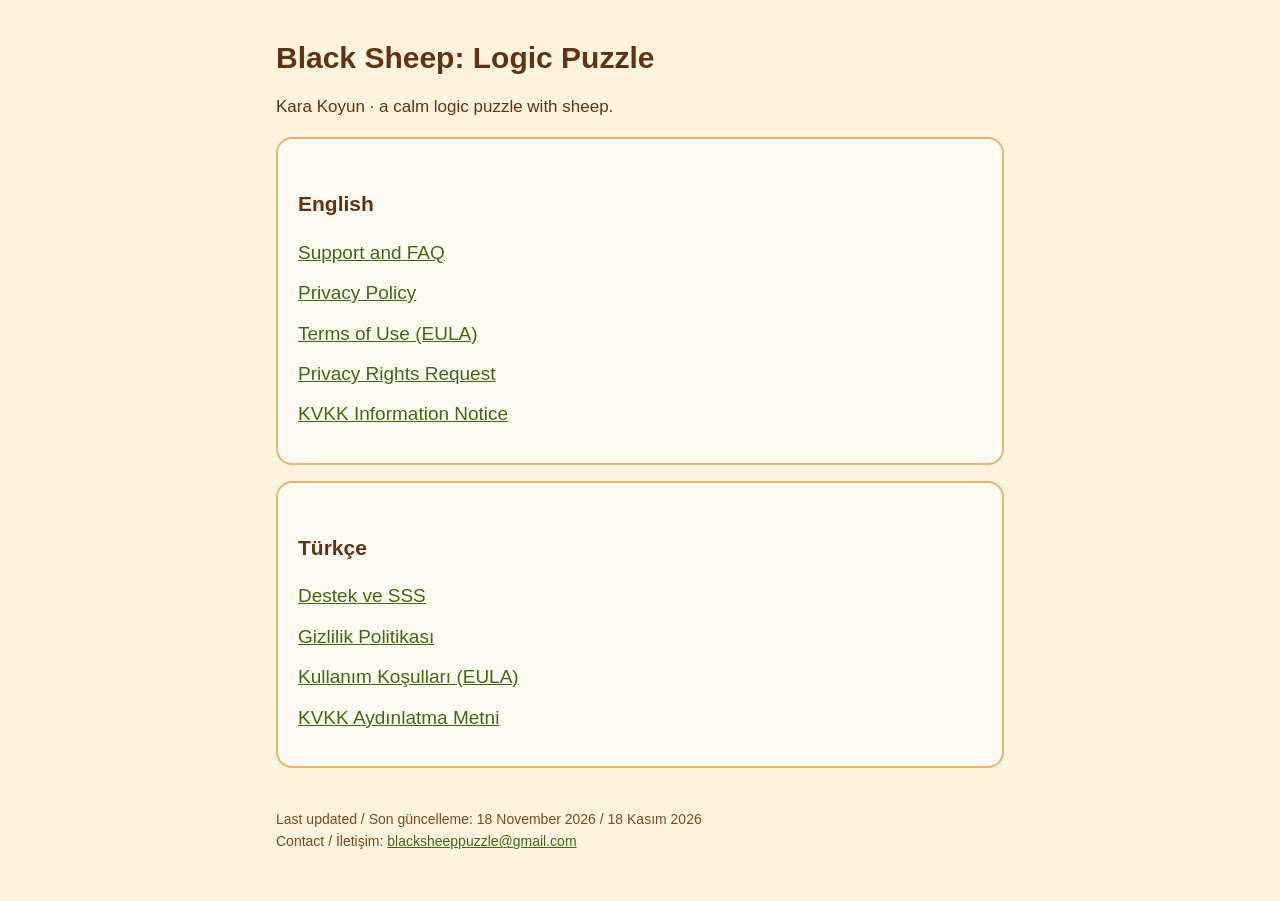
<file: index.html>
<!doctype html>
<html lang="en">
<head>
  <meta charset="utf-8">
  <meta name="viewport" content="width=device-width, initial-scale=1">
  <title>Black Sheep: Logic Puzzle</title>
  <link rel="stylesheet" href="style.css">
</head>
<body>
<main>
  <h1>Black Sheep: Logic Puzzle</h1>
  <p>Kara Koyun · a calm logic puzzle with sheep.</p>

  <div class="card">
    <h2>English</h2>
    <ul class="links">
      <li><a href="en/support.html">Support and FAQ</a></li>
      <li><a href="en/privacy.html">Privacy Policy</a></li>
      <li><a href="en/terms.html">Terms of Use (EULA)</a></li>
      <li><a href="en/privacy-request.html">Privacy Rights Request</a></li>
      <li><a href="en/kvkk.html">KVKK Information Notice</a></li>
    </ul>
  </div>

  <div class="card">
    <h2 lang="tr">Türkçe</h2>
    <ul class="links" lang="tr">
      <li><a href="tr/support.html">Destek ve SSS</a></li>
      <li><a href="tr/privacy.html">Gizlilik Politikası</a></li>
      <li><a href="tr/terms.html">Kullanım Koşulları (EULA)</a></li>
      <li><a href="tr/kvkk.html">KVKK Aydınlatma Metni</a></li>
    </ul>
  </div>

  <footer>Last updated / Son güncelleme: 18 November 2026 / 18 Kasım 2026<br>
    Contact / İletişim: <a href="mailto:blacksheeppuzzle@gmail.com">blacksheeppuzzle@gmail.com</a></footer>
</main>
</body>
</html>
</file>
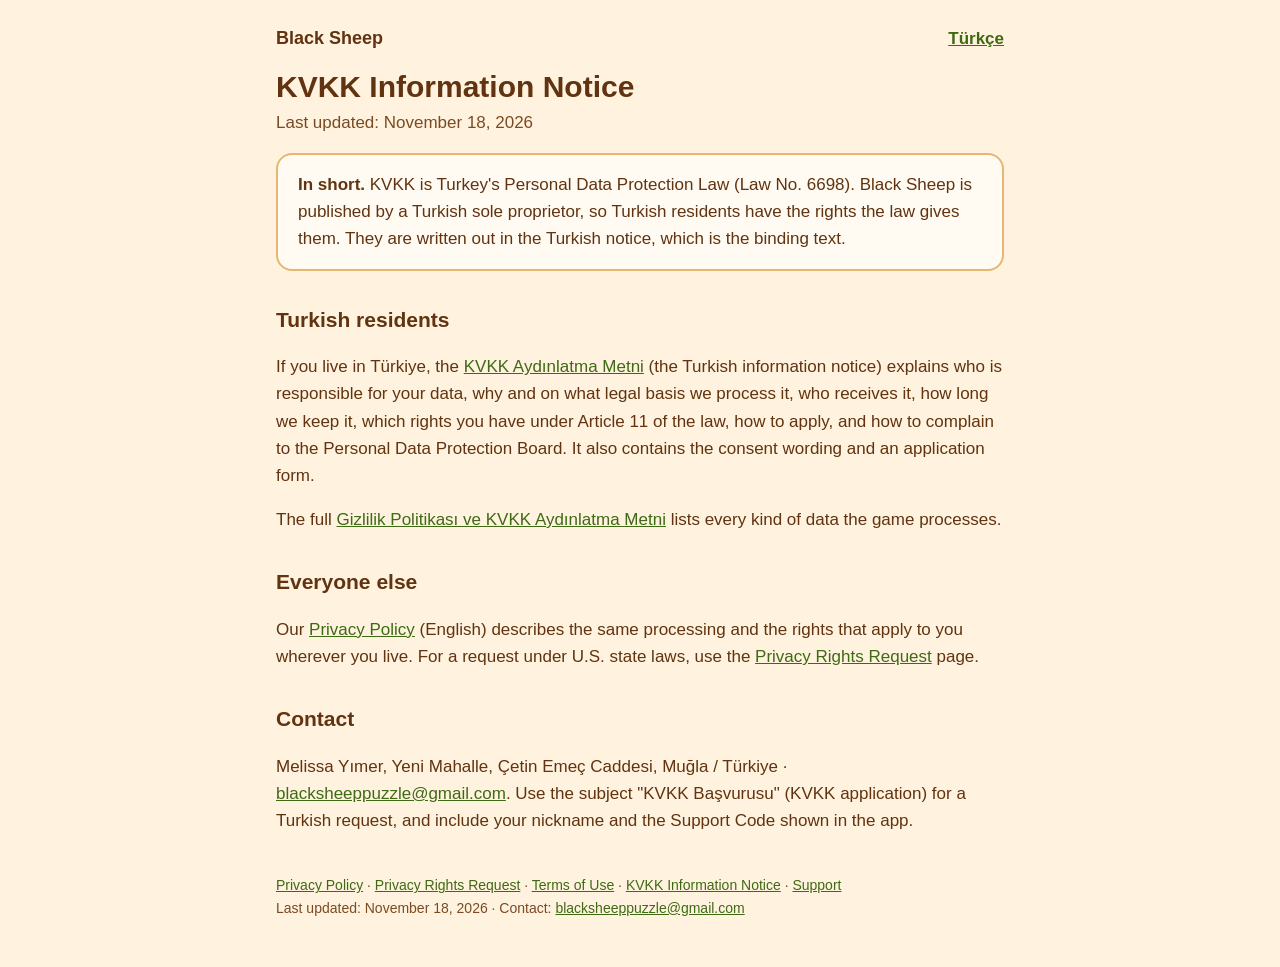
<file: en/kvkk.html>
<!doctype html>
<html lang="en">
<head>
  <meta charset="utf-8">
  <meta name="viewport" content="width=device-width, initial-scale=1">
  <title>KVKK Information Notice · Black Sheep</title>
  <link rel="stylesheet" href="../style.css">
</head>
<body>
<main>
  <header class="site"><a class="home" href="../index.html">Black Sheep</a><nav class="lang"><a href="../tr/kvkk.html" lang="tr">Türkçe</a></nav></header>
  <h1>KVKK Information Notice</h1>
  <p class="updated">Last updated: November 18, 2026</p>

<div class="card">
    <strong>In short.</strong> KVKK is Turkey's Personal Data Protection Law (Law No. 6698). Black Sheep is published by
    a Turkish sole proprietor, so Turkish residents have the rights the law gives them. They are written out in the
    Turkish notice, which is the binding text.
  </div>

<h2>Turkish residents</h2>
<p>If you live in Türkiye, the <a href="../tr/kvkk.html" lang="tr">KVKK Aydınlatma Metni</a> (the Turkish information
  notice) explains who is responsible for your data, why and on what legal basis we process it, who receives it, how
  long we keep it, which rights you have under Article 11 of the law, how to apply, and how to complain to the Personal
  Data Protection Board. It also contains the consent wording and an application form.</p>
<p>The full <a href="../tr/privacy.html" lang="tr">Gizlilik Politikası ve KVKK Aydınlatma Metni</a> lists every kind of data
  the game processes.</p>

<h2>Everyone else</h2>
<p>Our <a href="privacy.html">Privacy Policy</a> (English) describes the same processing and the rights that apply to
  you wherever you live. For a request under U.S. state laws, use the
  <a href="privacy-request.html">Privacy Rights Request</a> page.</p>

<h2>Contact</h2>
<p>Melissa Yımer, Yeni Mahalle, Çetin Emeç Caddesi, Muğla / Türkiye ·
  <a href="mailto:blacksheeppuzzle@gmail.com">blacksheeppuzzle@gmail.com</a>. Use the subject "KVKK Başvurusu" (KVKK application) for a Turkish request, and
  include your nickname and the Support Code shown in the app.</p>

  <footer><a href="privacy.html">Privacy Policy</a> · <a href="privacy-request.html">Privacy Rights Request</a> · <a href="terms.html">Terms of Use</a> · <a href="kvkk.html">KVKK Information Notice</a> · <a href="support.html">Support</a><br>
    Last updated: November 18, 2026 · Contact: <a href="mailto:blacksheeppuzzle@gmail.com">blacksheeppuzzle@gmail.com</a></footer>
</main>
</body>
</html>
</file>
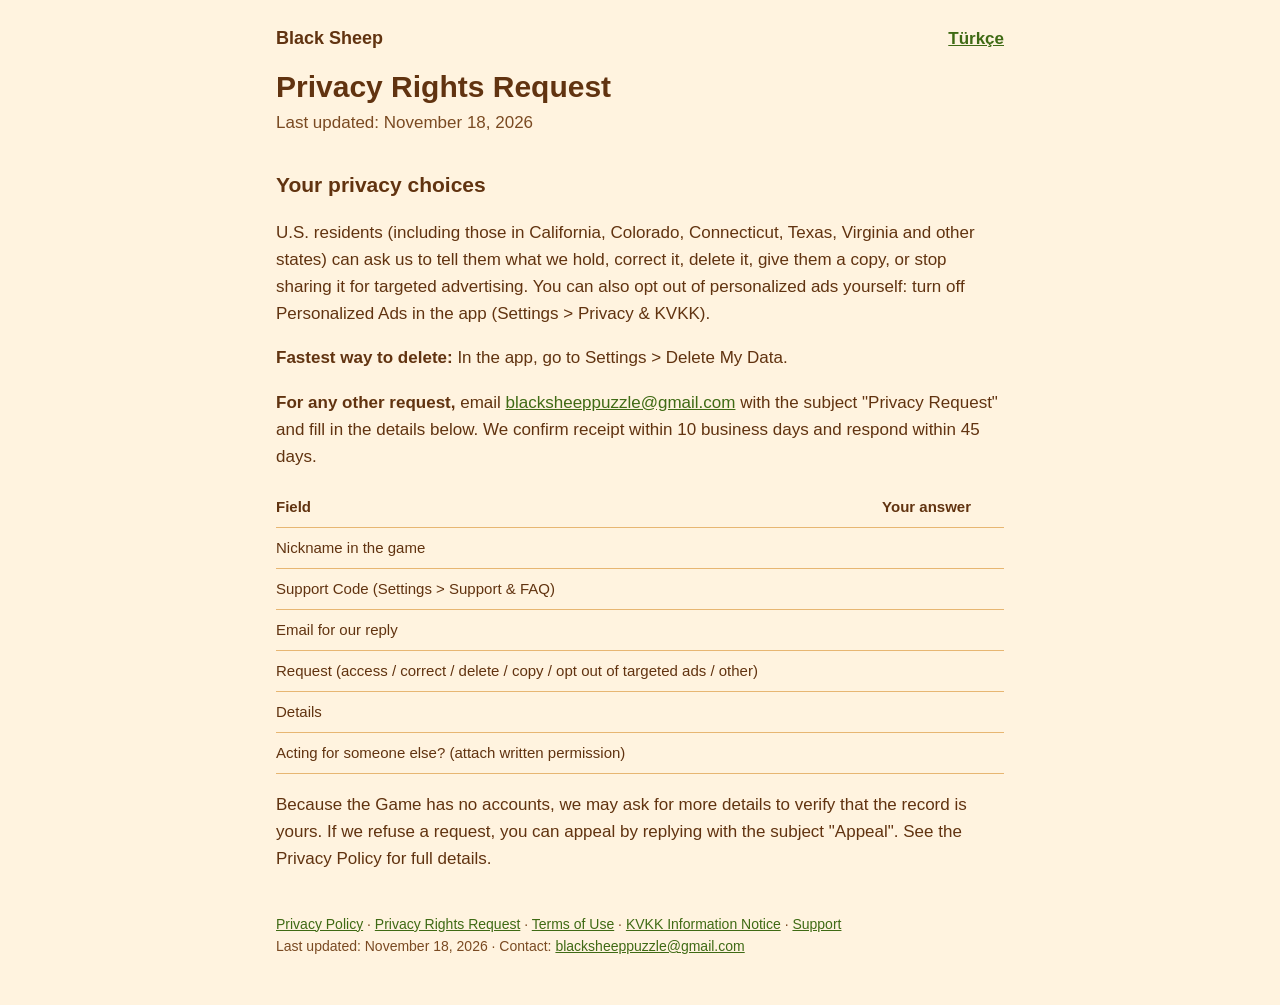
<file: en/privacy-request.html>
<!doctype html>
<html lang="en">
<head>
  <meta charset="utf-8">
  <meta name="viewport" content="width=device-width, initial-scale=1">
  <title>Privacy Rights Request · Black Sheep</title>
  <link rel="stylesheet" href="../style.css">
</head>
<body>
<main>
  <header class="site"><a class="home" href="../index.html">Black Sheep</a><nav class="lang"><a href="../tr/kvkk.html#s13" lang="tr">Türkçe</a></nav></header>
  <h1>Privacy Rights Request</h1>
  <p class="updated">Last updated: November 18, 2026</p>

<h2>Your privacy choices</h2>

<p>U.S. residents (including those in California, Colorado, Connecticut, Texas, Virginia and other states) can ask us to tell them what we hold, correct it, delete it, give them a copy, or stop sharing it for targeted advertising. You can also opt out of personalized ads yourself: turn off Personalized Ads in the app (Settings &gt; Privacy &amp; KVKK).</p>

<p><strong>Fastest way to delete:</strong> In the app, go to Settings &gt; Delete My Data.</p>

<p><strong>For any other request,</strong> email <a href="mailto:blacksheeppuzzle@gmail.com">blacksheeppuzzle@gmail.com</a> with the subject "Privacy Request" and fill in the details below. We confirm receipt within 10 business days and respond within 45 days.</p>

<div class="table-wrap"><table>
<tr><th>Field</th><th>Your answer</th></tr>
<tr><td>Nickname in the game</td><td></td></tr>
<tr><td>Support Code (Settings &gt; Support &amp; FAQ)</td><td></td></tr>
<tr><td>Email for our reply</td><td></td></tr>
<tr><td>Request (access / correct / delete / copy / opt out of targeted ads / other)</td><td></td></tr>
<tr><td>Details</td><td></td></tr>
<tr><td>Acting for someone else? (attach written permission)</td><td></td></tr>
</table></div>

<p>Because the Game has no accounts, we may ask for more details to verify that the record is yours. If we refuse a request, you can appeal by replying with the subject "Appeal". See the Privacy Policy for full details.</p>

  <footer><a href="privacy.html">Privacy Policy</a> · <a href="privacy-request.html">Privacy Rights Request</a> · <a href="terms.html">Terms of Use</a> · <a href="kvkk.html">KVKK Information Notice</a> · <a href="support.html">Support</a><br>
    Last updated: November 18, 2026 · Contact: <a href="mailto:blacksheeppuzzle@gmail.com">blacksheeppuzzle@gmail.com</a></footer>
</main>
</body>
</html>
</file>
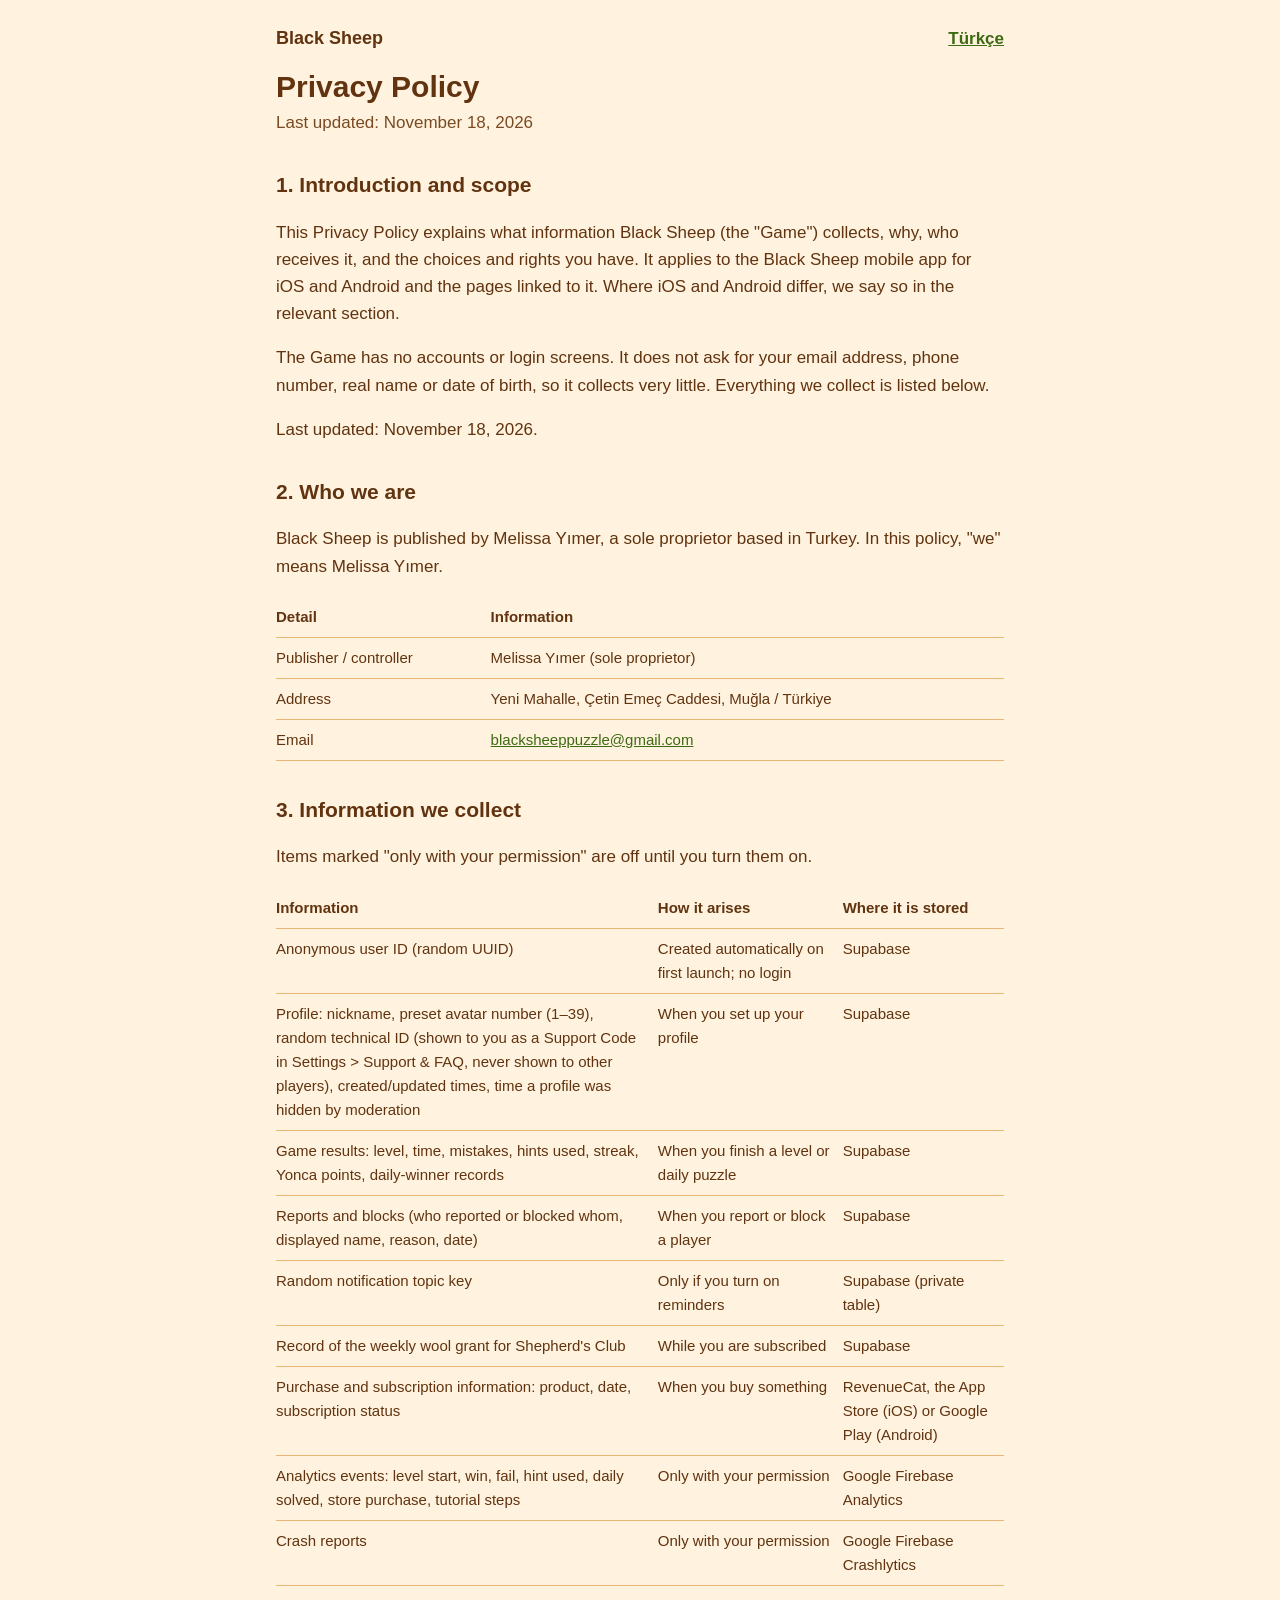
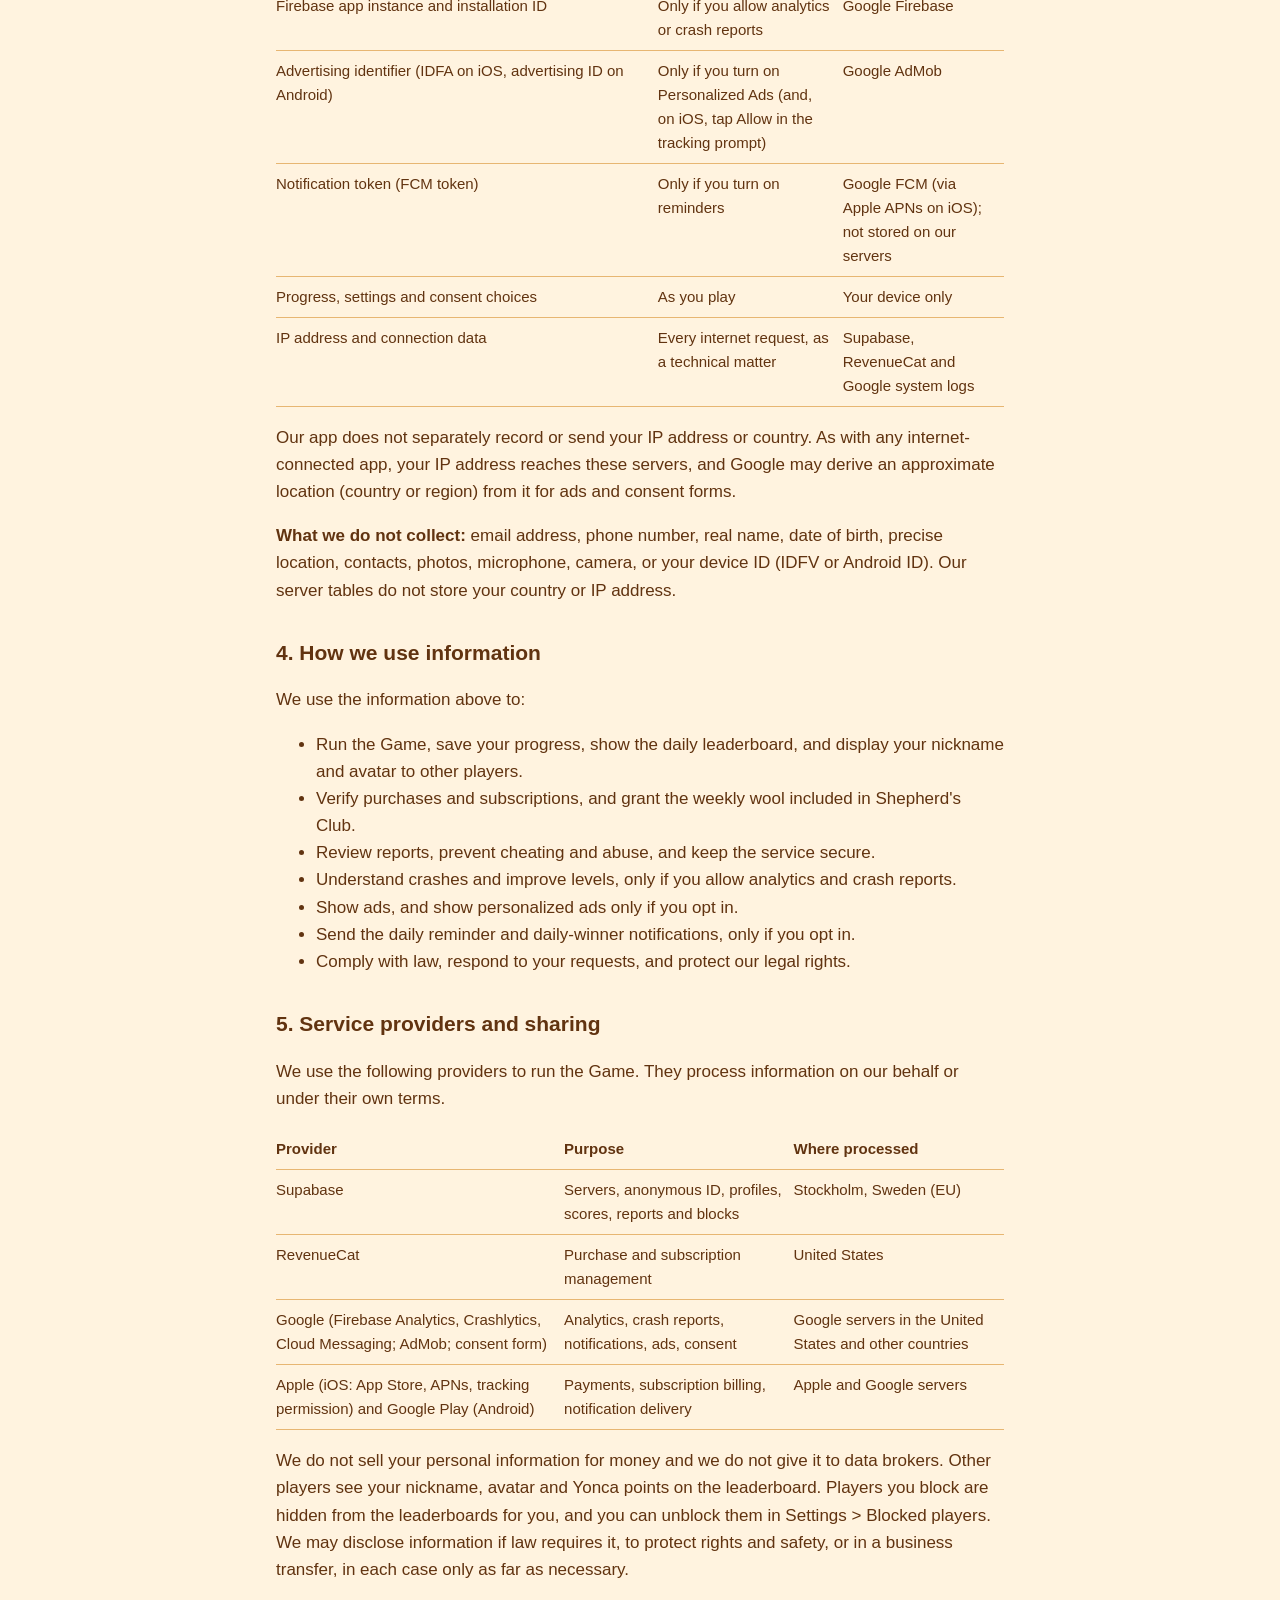
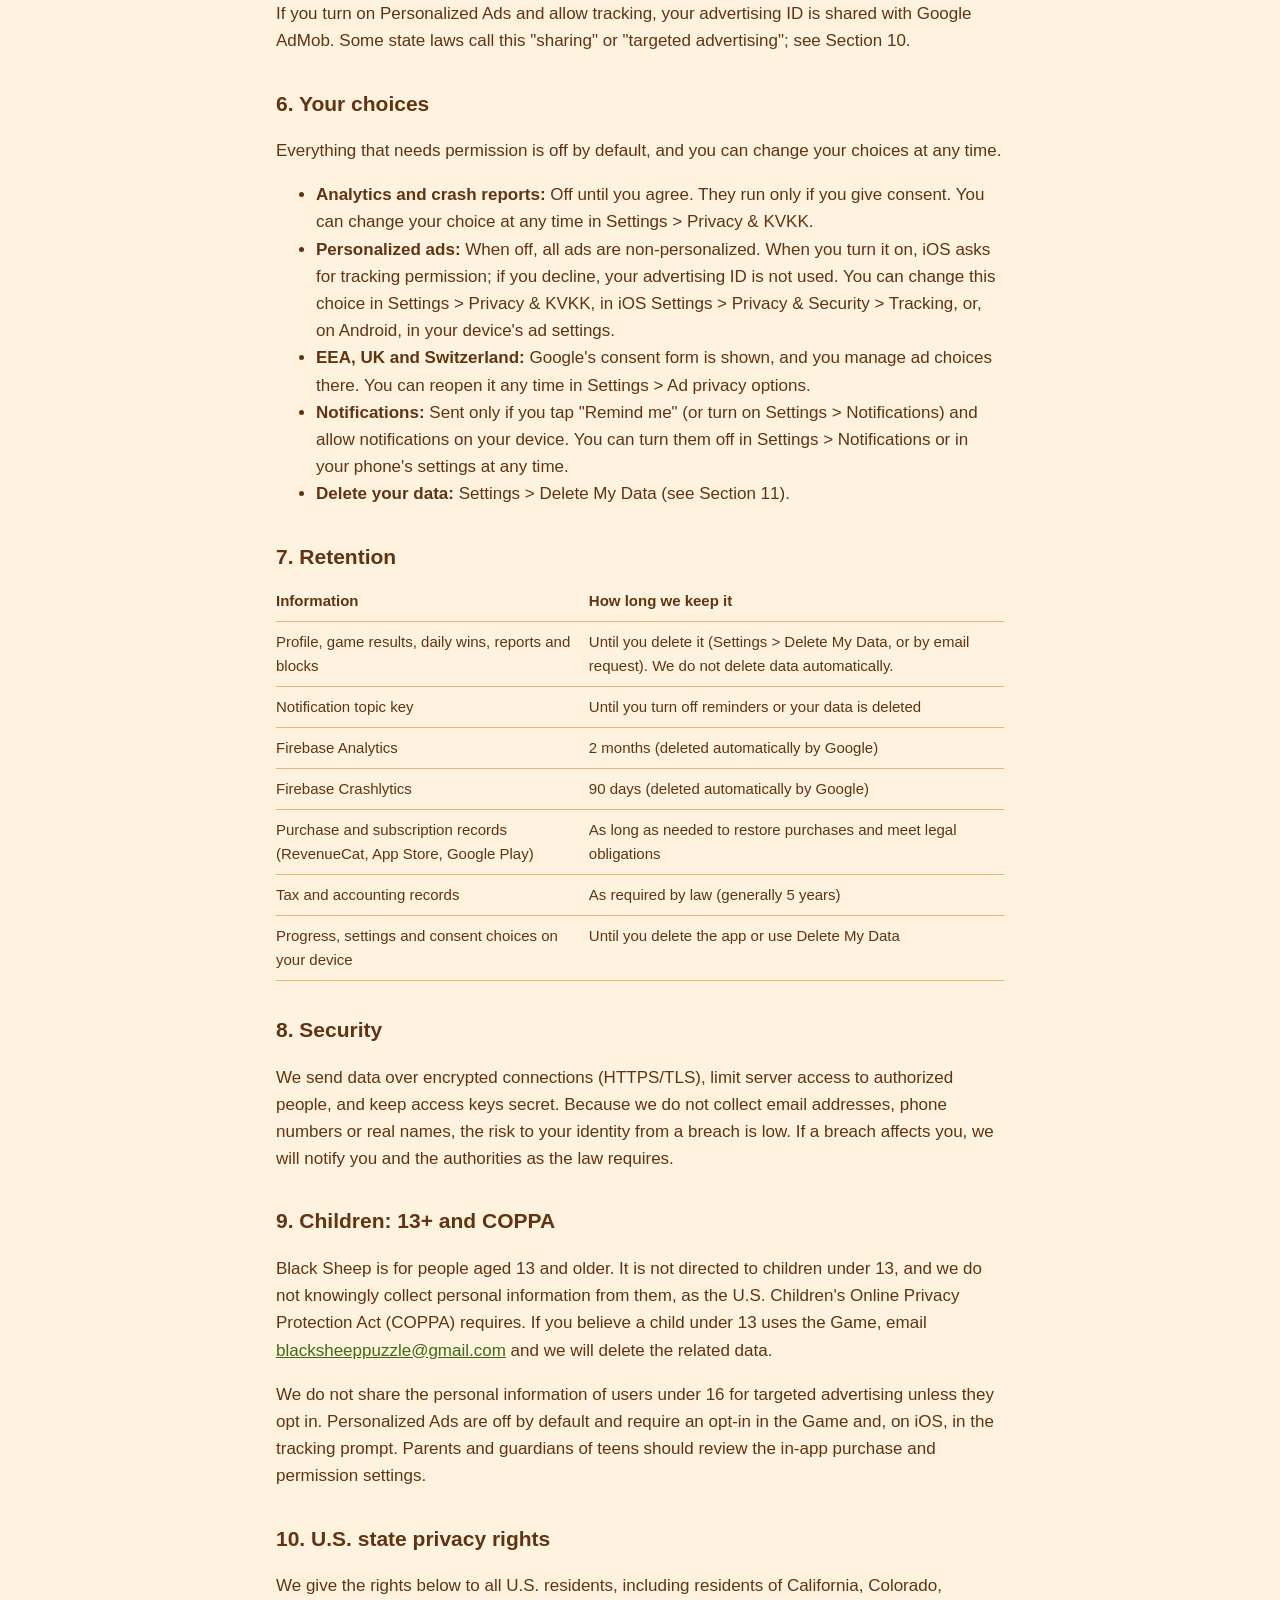
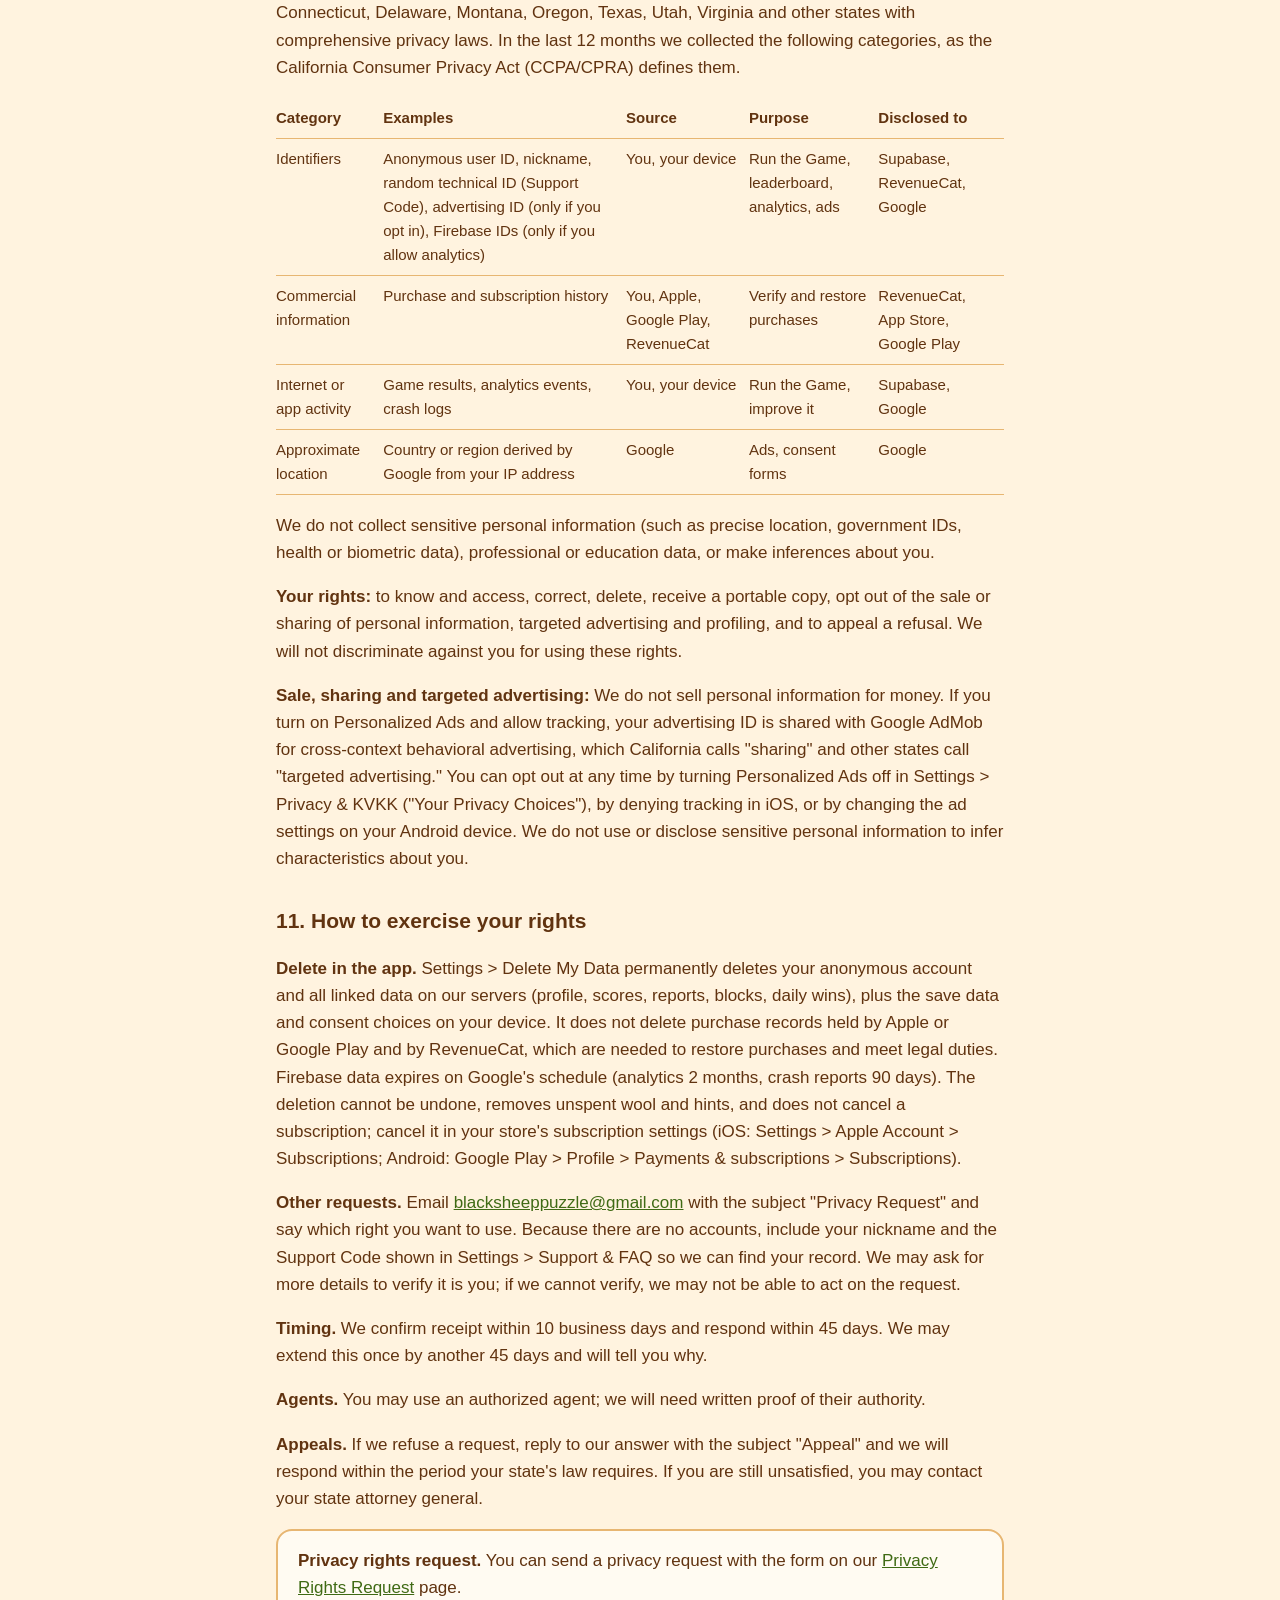
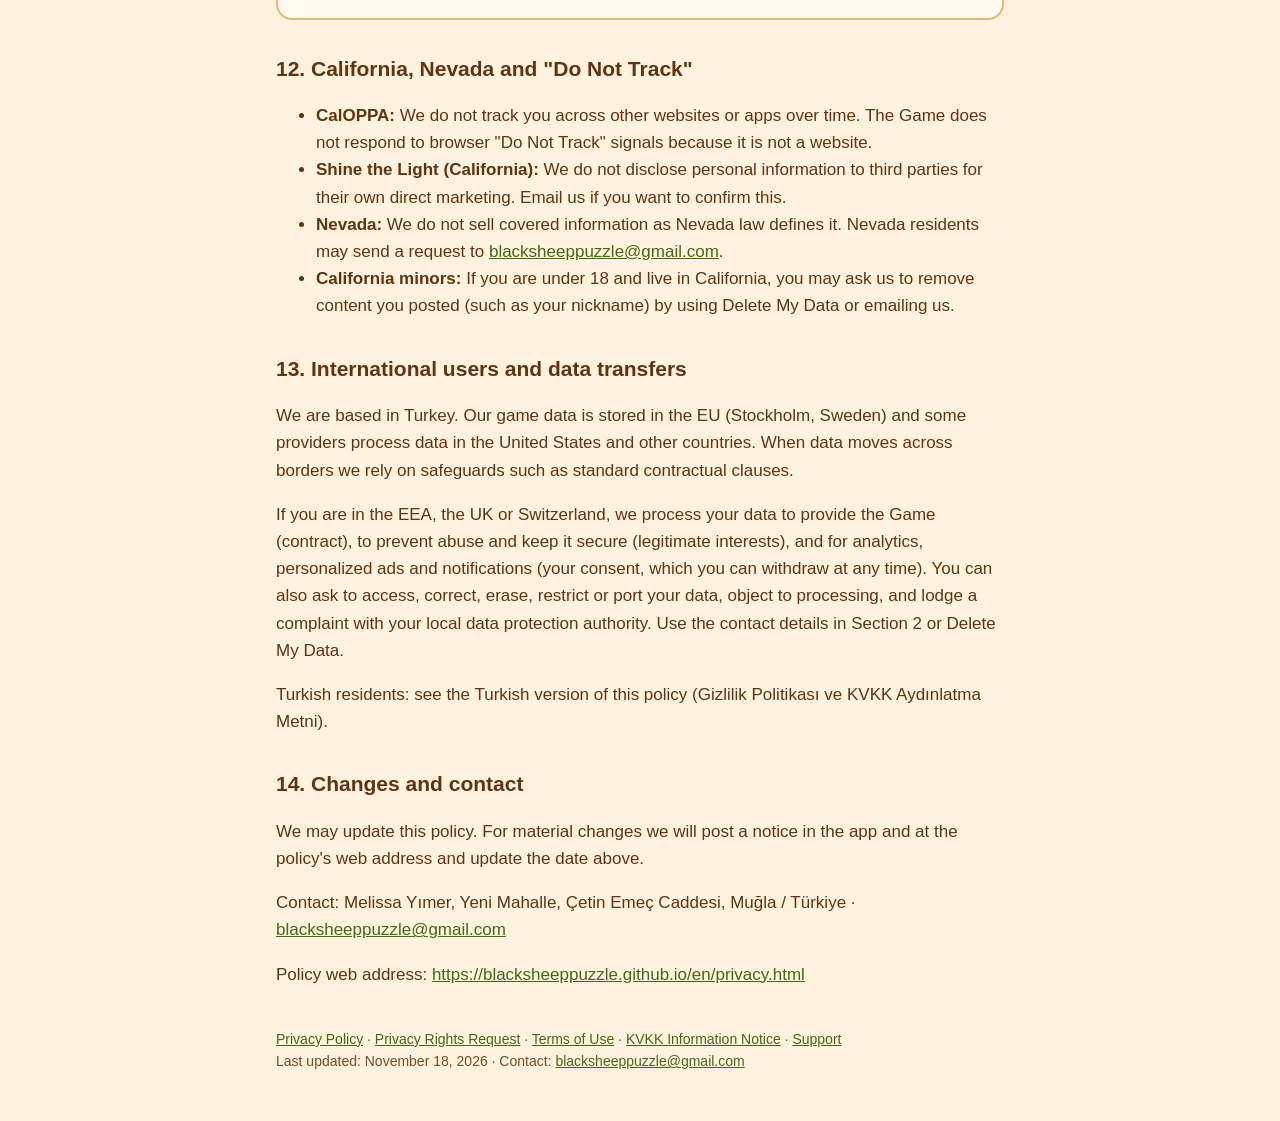
<file: en/privacy.html>
<!doctype html>
<html lang="en">
<head>
  <meta charset="utf-8">
  <meta name="viewport" content="width=device-width, initial-scale=1">
  <title>Privacy Policy · Black Sheep</title>
  <link rel="stylesheet" href="../style.css">
</head>
<body>
<main>
  <header class="site"><a class="home" href="../index.html">Black Sheep</a><nav class="lang"><a href="../tr/privacy.html" lang="tr">Türkçe</a></nav></header>
  <h1>Privacy Policy</h1>
  <p class="updated">Last updated: November 18, 2026</p>

<h2 id="s1">1. Introduction and scope</h2>

<p>This Privacy Policy explains what information Black Sheep (the "Game") collects, why, who receives it, and the choices and rights you have. It applies to the Black Sheep mobile app for iOS and Android and the pages linked to it. Where iOS and Android differ, we say so in the relevant section.</p>

<p>The Game has no accounts or login screens. It does not ask for your email address, phone number, real name or date of birth, so it collects very little. Everything we collect is listed below.</p>

<p>Last updated: November 18, 2026.</p>

<h2 id="s2">2. Who we are</h2>

<p>Black Sheep is published by Melissa Yımer, a sole proprietor based in Turkey. In this policy, "we" means Melissa Yımer.</p>

<div class="table-wrap"><table>
<tr><th>Detail</th><th>Information</th></tr>
<tr><td>Publisher / controller</td><td>Melissa Yımer (sole proprietor)</td></tr>
<tr><td>Address</td><td>Yeni Mahalle, Çetin Emeç Caddesi, Muğla / Türkiye</td></tr>
<tr><td>Email</td><td><a href="mailto:blacksheeppuzzle@gmail.com">blacksheeppuzzle@gmail.com</a></td></tr>
</table></div>

<h2 id="s3">3. Information we collect</h2>

<p>Items marked "only with your permission" are off until you turn them on.</p>

<div class="table-wrap"><table>
<tr><th>Information</th><th>How it arises</th><th>Where it is stored</th></tr>
<tr><td>Anonymous user ID (random UUID)</td><td>Created automatically on first launch; no login</td><td>Supabase</td></tr>
<tr><td>Profile: nickname, preset avatar number (1–39), random technical ID (shown to you as a Support Code in Settings &gt; Support &amp; FAQ, never shown to other players), created/updated times, time a profile was hidden by moderation</td><td>When you set up your profile</td><td>Supabase</td></tr>
<tr><td>Game results: level, time, mistakes, hints used, streak, Yonca points, daily-winner records</td><td>When you finish a level or daily puzzle</td><td>Supabase</td></tr>
<tr><td>Reports and blocks (who reported or blocked whom, displayed name, reason, date)</td><td>When you report or block a player</td><td>Supabase</td></tr>
<tr><td>Random notification topic key</td><td>Only if you turn on reminders</td><td>Supabase (private table)</td></tr>
<tr><td>Record of the weekly wool grant for Shepherd's Club</td><td>While you are subscribed</td><td>Supabase</td></tr>
<tr><td>Purchase and subscription information: product, date, subscription status</td><td>When you buy something</td><td>RevenueCat, the App Store (iOS) or Google Play (Android)</td></tr>
<tr><td>Analytics events: level start, win, fail, hint used, daily solved, store purchase, tutorial steps</td><td>Only with your permission</td><td>Google Firebase Analytics</td></tr>
<tr><td>Crash reports</td><td>Only with your permission</td><td>Google Firebase Crashlytics</td></tr>
<tr><td>Firebase app instance and installation ID</td><td>Only if you allow analytics or crash reports</td><td>Google Firebase</td></tr>
<tr><td>Advertising identifier (IDFA on iOS, advertising ID on Android)</td><td>Only if you turn on Personalized Ads (and, on iOS, tap Allow in the tracking prompt)</td><td>Google AdMob</td></tr>
<tr><td>Notification token (FCM token)</td><td>Only if you turn on reminders</td><td>Google FCM (via Apple APNs on iOS); not stored on our servers</td></tr>
<tr><td>Progress, settings and consent choices</td><td>As you play</td><td>Your device only</td></tr>
<tr><td>IP address and connection data</td><td>Every internet request, as a technical matter</td><td>Supabase, RevenueCat and Google system logs</td></tr>
</table></div>

<p>Our app does not separately record or send your IP address or country. As with any internet-connected app, your IP address reaches these servers, and Google may derive an approximate location (country or region) from it for ads and consent forms.</p>

<p><strong>What we do not collect:</strong> email address, phone number, real name, date of birth, precise location, contacts, photos, microphone, camera, or your device ID (IDFV or Android ID). Our server tables do not store your country or IP address.</p>

<h2 id="s4">4. How we use information</h2>

<p>We use the information above to:</p>

<ul>
  <li>Run the Game, save your progress, show the daily leaderboard, and display your nickname and avatar to other players.</li>
  <li>Verify purchases and subscriptions, and grant the weekly wool included in Shepherd's Club.</li>
  <li>Review reports, prevent cheating and abuse, and keep the service secure.</li>
  <li>Understand crashes and improve levels, only if you allow analytics and crash reports.</li>
  <li>Show ads, and show personalized ads only if you opt in.</li>
  <li>Send the daily reminder and daily-winner notifications, only if you opt in.</li>
  <li>Comply with law, respond to your requests, and protect our legal rights.</li>
</ul>

<h2 id="s5">5. Service providers and sharing</h2>

<p>We use the following providers to run the Game. They process information on our behalf or under their own terms.</p>

<div class="table-wrap"><table>
<tr><th>Provider</th><th>Purpose</th><th>Where processed</th></tr>
<tr><td>Supabase</td><td>Servers, anonymous ID, profiles, scores, reports and blocks</td><td>Stockholm, Sweden (EU)</td></tr>
<tr><td>RevenueCat</td><td>Purchase and subscription management</td><td>United States</td></tr>
<tr><td>Google (Firebase Analytics, Crashlytics, Cloud Messaging; AdMob; consent form)</td><td>Analytics, crash reports, notifications, ads, consent</td><td>Google servers in the United States and other countries</td></tr>
<tr><td>Apple (iOS: App Store, APNs, tracking permission) and Google Play (Android)</td><td>Payments, subscription billing, notification delivery</td><td>Apple and Google servers</td></tr>
</table></div>

<p>We do not sell your personal information for money and we do not give it to data brokers. Other players see your nickname, avatar and Yonca points on the leaderboard. Players you block are hidden from the leaderboards for you, and you can unblock them in Settings &gt; Blocked players. We may disclose information if law requires it, to protect rights and safety, or in a business transfer, in each case only as far as necessary.</p>

<p>If you turn on Personalized Ads and allow tracking, your advertising ID is shared with Google AdMob. Some state laws call this "sharing" or "targeted advertising"; see Section 10.</p>

<h2 id="s6">6. Your choices</h2>

<p>Everything that needs permission is off by default, and you can change your choices at any time.</p>

<ul>
  <li><strong>Analytics and crash reports:</strong> Off until you agree. They run only if you give consent. You can change your choice at any time in Settings &gt; Privacy &amp; KVKK.</li>
  <li><strong>Personalized ads:</strong> When off, all ads are non-personalized. When you turn it on, iOS asks for tracking permission; if you decline, your advertising ID is not used. You can change this choice in Settings &gt; Privacy &amp; KVKK, in iOS Settings &gt; Privacy &amp; Security &gt; Tracking, or, on Android, in your device's ad settings.</li>
  <li><strong>EEA, UK and Switzerland:</strong> Google's consent form is shown, and you manage ad choices there. You can reopen it any time in Settings &gt; Ad privacy options.</li>
  <li><strong>Notifications:</strong> Sent only if you tap "Remind me" (or turn on Settings &gt; Notifications) and allow notifications on your device. You can turn them off in Settings &gt; Notifications or in your phone's settings at any time.</li>
  <li><strong>Delete your data:</strong> Settings &gt; Delete My Data (see Section 11).</li>
</ul>

<h2 id="s7">7. Retention</h2>

<div class="table-wrap"><table>
<tr><th>Information</th><th>How long we keep it</th></tr>
<tr><td>Profile, game results, daily wins, reports and blocks</td><td>Until you delete it (Settings &gt; Delete My Data, or by email request). We do not delete data automatically.</td></tr>
<tr><td>Notification topic key</td><td>Until you turn off reminders or your data is deleted</td></tr>
<tr><td>Firebase Analytics</td><td>2 months (deleted automatically by Google)</td></tr>
<tr><td>Firebase Crashlytics</td><td>90 days (deleted automatically by Google)</td></tr>
<tr><td>Purchase and subscription records (RevenueCat, App Store, Google Play)</td><td>As long as needed to restore purchases and meet legal obligations</td></tr>
<tr><td>Tax and accounting records</td><td>As required by law (generally 5 years)</td></tr>
<tr><td>Progress, settings and consent choices on your device</td><td>Until you delete the app or use Delete My Data</td></tr>
</table></div>

<h2 id="s8">8. Security</h2>

<p>We send data over encrypted connections (HTTPS/TLS), limit server access to authorized people, and keep access keys secret. Because we do not collect email addresses, phone numbers or real names, the risk to your identity from a breach is low. If a breach affects you, we will notify you and the authorities as the law requires.</p>

<h2 id="s9">9. Children: 13+ and COPPA</h2>

<p>Black Sheep is for people aged 13 and older. It is not directed to children under 13, and we do not knowingly collect personal information from them, as the U.S. Children's Online Privacy Protection Act (COPPA) requires. If you believe a child under 13 uses the Game, email <a href="mailto:blacksheeppuzzle@gmail.com">blacksheeppuzzle@gmail.com</a> and we will delete the related data.</p>

<p>We do not share the personal information of users under 16 for targeted advertising unless they opt in. Personalized Ads are off by default and require an opt-in in the Game and, on iOS, in the tracking prompt. Parents and guardians of teens should review the in-app purchase and permission settings.</p>

<h2 id="s10">10. U.S. state privacy rights</h2>

<p>We give the rights below to all U.S. residents, including residents of California, Colorado, Connecticut, Delaware, Montana, Oregon, Texas, Utah, Virginia and other states with comprehensive privacy laws. In the last 12 months we collected the following categories, as the California Consumer Privacy Act (CCPA/CPRA) defines them.</p>

<div class="table-wrap"><table>
<tr><th>Category</th><th>Examples</th><th>Source</th><th>Purpose</th><th>Disclosed to</th></tr>
<tr><td>Identifiers</td><td>Anonymous user ID, nickname, random technical ID (Support Code), advertising ID (only if you opt in), Firebase IDs (only if you allow analytics)</td><td>You, your device</td><td>Run the Game, leaderboard, analytics, ads</td><td>Supabase, RevenueCat, Google</td></tr>
<tr><td>Commercial information</td><td>Purchase and subscription history</td><td>You, Apple, Google Play, RevenueCat</td><td>Verify and restore purchases</td><td>RevenueCat, App Store, Google Play</td></tr>
<tr><td>Internet or app activity</td><td>Game results, analytics events, crash logs</td><td>You, your device</td><td>Run the Game, improve it</td><td>Supabase, Google</td></tr>
<tr><td>Approximate location</td><td>Country or region derived by Google from your IP address</td><td>Google</td><td>Ads, consent forms</td><td>Google</td></tr>
</table></div>

<p>We do not collect sensitive personal information (such as precise location, government IDs, health or biometric data), professional or education data, or make inferences about you.</p>

<p><strong>Your rights:</strong> to know and access, correct, delete, receive a portable copy, opt out of the sale or sharing of personal information, targeted advertising and profiling, and to appeal a refusal. We will not discriminate against you for using these rights.</p>

<p><strong>Sale, sharing and targeted advertising:</strong> We do not sell personal information for money. If you turn on Personalized Ads and allow tracking, your advertising ID is shared with Google AdMob for cross-context behavioral advertising, which California calls "sharing" and other states call "targeted advertising." You can opt out at any time by turning Personalized Ads off in Settings &gt; Privacy &amp; KVKK ("Your Privacy Choices"), by denying tracking in iOS, or by changing the ad settings on your Android device. We do not use or disclose sensitive personal information to infer characteristics about you.</p>

<h2 id="s11">11. How to exercise your rights</h2>

<p><strong>Delete in the app.</strong> Settings &gt; Delete My Data permanently deletes your anonymous account and all linked data on our servers (profile, scores, reports, blocks, daily wins), plus the save data and consent choices on your device. It does not delete purchase records held by Apple or Google Play and by RevenueCat, which are needed to restore purchases and meet legal duties. Firebase data expires on Google's schedule (analytics 2 months, crash reports 90 days). The deletion cannot be undone, removes unspent wool and hints, and does not cancel a subscription; cancel it in your store's subscription settings (iOS: Settings &gt; Apple Account &gt; Subscriptions; Android: Google Play &gt; Profile &gt; Payments &amp; subscriptions &gt; Subscriptions).</p>

<p><strong>Other requests.</strong> Email <a href="mailto:blacksheeppuzzle@gmail.com">blacksheeppuzzle@gmail.com</a> with the subject "Privacy Request" and say which right you want to use. Because there are no accounts, include your nickname and the Support Code shown in Settings &gt; Support &amp; FAQ so we can find your record. We may ask for more details to verify it is you; if we cannot verify, we may not be able to act on the request.</p>

<p><strong>Timing.</strong> We confirm receipt within 10 business days and respond within 45 days. We may extend this once by another 45 days and will tell you why.</p>

<p><strong>Agents.</strong> You may use an authorized agent; we will need written proof of their authority.</p>

<p><strong>Appeals.</strong> If we refuse a request, reply to our answer with the subject "Appeal" and we will respond within the period your state's law requires. If you are still unsatisfied, you may contact your state attorney general.</p>

<div class="card"><strong>Privacy rights request.</strong> You can send a privacy request with the form on our <a href="privacy-request.html">Privacy Rights Request</a> page.</div>

<h2 id="s12">12. California, Nevada and "Do Not Track"</h2>

<ul>
  <li><strong>CalOPPA:</strong> We do not track you across other websites or apps over time. The Game does not respond to browser "Do Not Track" signals because it is not a website.</li>
  <li><strong>Shine the Light (California):</strong> We do not disclose personal information to third parties for their own direct marketing. Email us if you want to confirm this.</li>
  <li><strong>Nevada:</strong> We do not sell covered information as Nevada law defines it. Nevada residents may send a request to <a href="mailto:blacksheeppuzzle@gmail.com">blacksheeppuzzle@gmail.com</a>.</li>
  <li><strong>California minors:</strong> If you are under 18 and live in California, you may ask us to remove content you posted (such as your nickname) by using Delete My Data or emailing us.</li>
</ul>

<h2 id="s13">13. International users and data transfers</h2>

<p>We are based in Turkey. Our game data is stored in the EU (Stockholm, Sweden) and some providers process data in the United States and other countries. When data moves across borders we rely on safeguards such as standard contractual clauses.</p>

<p>If you are in the EEA, the UK or Switzerland, we process your data to provide the Game (contract), to prevent abuse and keep it secure (legitimate interests), and for analytics, personalized ads and notifications (your consent, which you can withdraw at any time). You can also ask to access, correct, erase, restrict or port your data, object to processing, and lodge a complaint with your local data protection authority. Use the contact details in Section 2 or Delete My Data.</p>

<p>Turkish residents: see the Turkish version of this policy (Gizlilik Politikası ve KVKK Aydınlatma Metni).</p>

<h2 id="s14">14. Changes and contact</h2>

<p>We may update this policy. For material changes we will post a notice in the app and at the policy's web address and update the date above.</p>

<p>Contact: Melissa Yımer, Yeni Mahalle, Çetin Emeç Caddesi, Muğla / Türkiye · <a href="mailto:blacksheeppuzzle@gmail.com">blacksheeppuzzle@gmail.com</a></p>

<p>Policy web address: <a href="https://blacksheeppuzzle.github.io/en/privacy.html">https://blacksheeppuzzle.github.io/en/privacy.html</a></p>

  <footer><a href="privacy.html">Privacy Policy</a> · <a href="privacy-request.html">Privacy Rights Request</a> · <a href="terms.html">Terms of Use</a> · <a href="kvkk.html">KVKK Information Notice</a> · <a href="support.html">Support</a><br>
    Last updated: November 18, 2026 · Contact: <a href="mailto:blacksheeppuzzle@gmail.com">blacksheeppuzzle@gmail.com</a></footer>
</main>
</body>
</html>
</file>
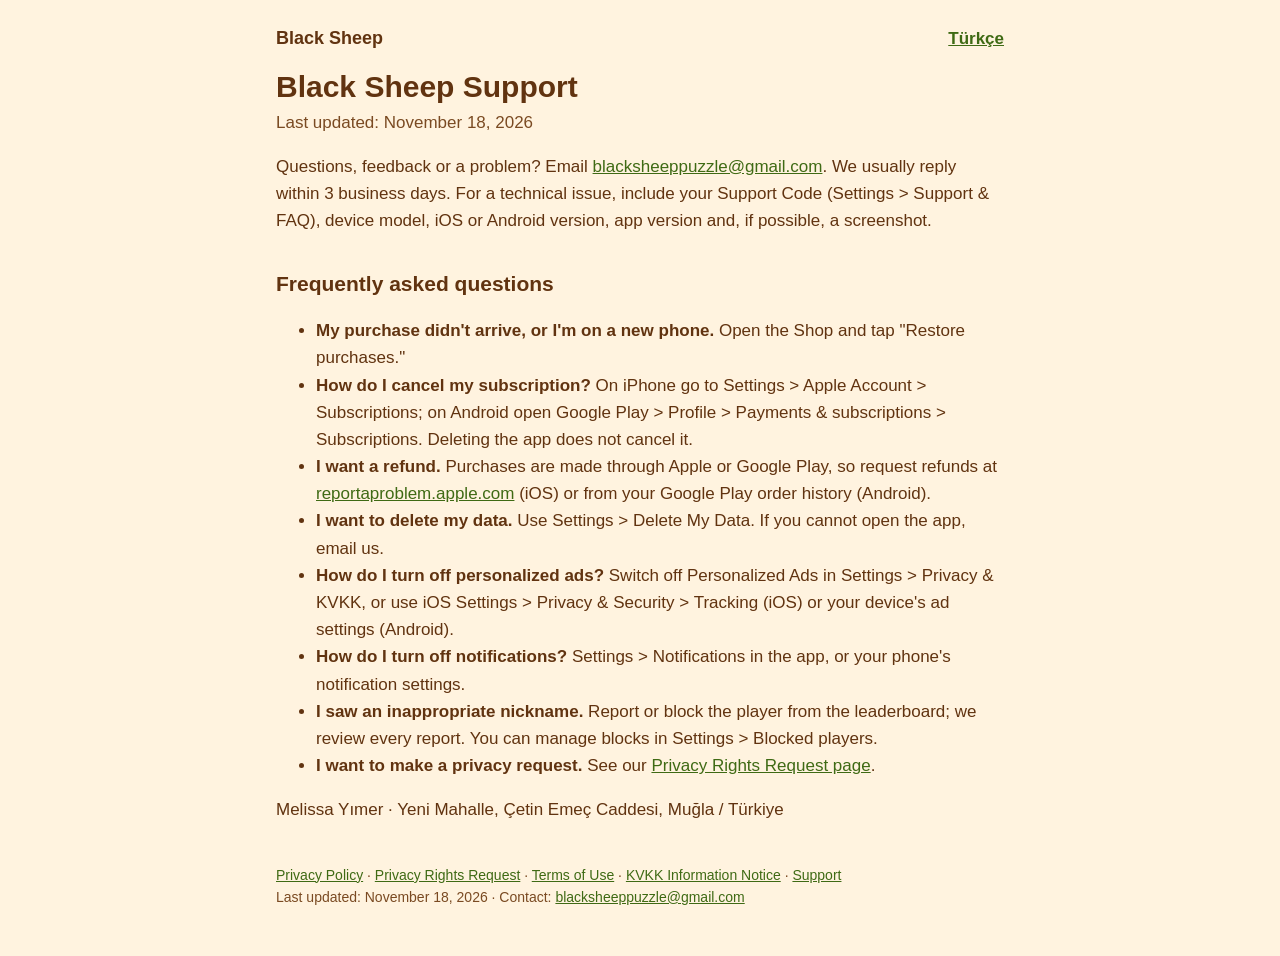
<file: en/support.html>
<!doctype html>
<html lang="en">
<head>
  <meta charset="utf-8">
  <meta name="viewport" content="width=device-width, initial-scale=1">
  <title>Black Sheep Support · Black Sheep</title>
  <link rel="stylesheet" href="../style.css">
</head>
<body>
<main>
  <header class="site"><a class="home" href="../index.html">Black Sheep</a><nav class="lang"><a href="../tr/support.html" lang="tr">Türkçe</a></nav></header>
  <h1>Black Sheep Support</h1>
  <p class="updated">Last updated: November 18, 2026</p>

<p>Questions, feedback or a problem? Email <a href="mailto:blacksheeppuzzle@gmail.com">blacksheeppuzzle@gmail.com</a>. We usually reply within 3 business days. For a technical issue, include your Support Code (Settings &gt; Support &amp; FAQ), device model, iOS or Android version, app version and, if possible, a screenshot.</p>

<h2>Frequently asked questions</h2>

<ul>
  <li><strong>My purchase didn't arrive, or I'm on a new phone.</strong> Open the Shop and tap "Restore purchases."</li>
  <li><strong>How do I cancel my subscription?</strong> On iPhone go to Settings &gt; Apple Account &gt; Subscriptions; on Android open Google Play &gt; Profile &gt; Payments &amp; subscriptions &gt; Subscriptions. Deleting the app does not cancel it.</li>
  <li><strong>I want a refund.</strong> Purchases are made through Apple or Google Play, so request refunds at <a href="https://reportaproblem.apple.com">reportaproblem.apple.com</a> (iOS) or from your Google Play order history (Android).</li>
  <li><strong>I want to delete my data.</strong> Use Settings &gt; Delete My Data. If you cannot open the app, email us.</li>
  <li><strong>How do I turn off personalized ads?</strong> Switch off Personalized Ads in Settings &gt; Privacy &amp; KVKK, or use iOS Settings &gt; Privacy &amp; Security &gt; Tracking (iOS) or your device's ad settings (Android).</li>
  <li><strong>How do I turn off notifications?</strong> Settings &gt; Notifications in the app, or your phone's notification settings.</li>
  <li><strong>I saw an inappropriate nickname.</strong> Report or block the player from the leaderboard; we review every report. You can manage blocks in Settings &gt; Blocked players.</li>
  <li><strong>I want to make a privacy request.</strong> See our <a href="privacy-request.html">Privacy Rights Request page</a>.</li>
</ul>

<p>Melissa Yımer · Yeni Mahalle, Çetin Emeç Caddesi, Muğla / Türkiye</p>

  <footer><a href="privacy.html">Privacy Policy</a> · <a href="privacy-request.html">Privacy Rights Request</a> · <a href="terms.html">Terms of Use</a> · <a href="kvkk.html">KVKK Information Notice</a> · <a href="support.html">Support</a><br>
    Last updated: November 18, 2026 · Contact: <a href="mailto:blacksheeppuzzle@gmail.com">blacksheeppuzzle@gmail.com</a></footer>
</main>
</body>
</html>
</file>
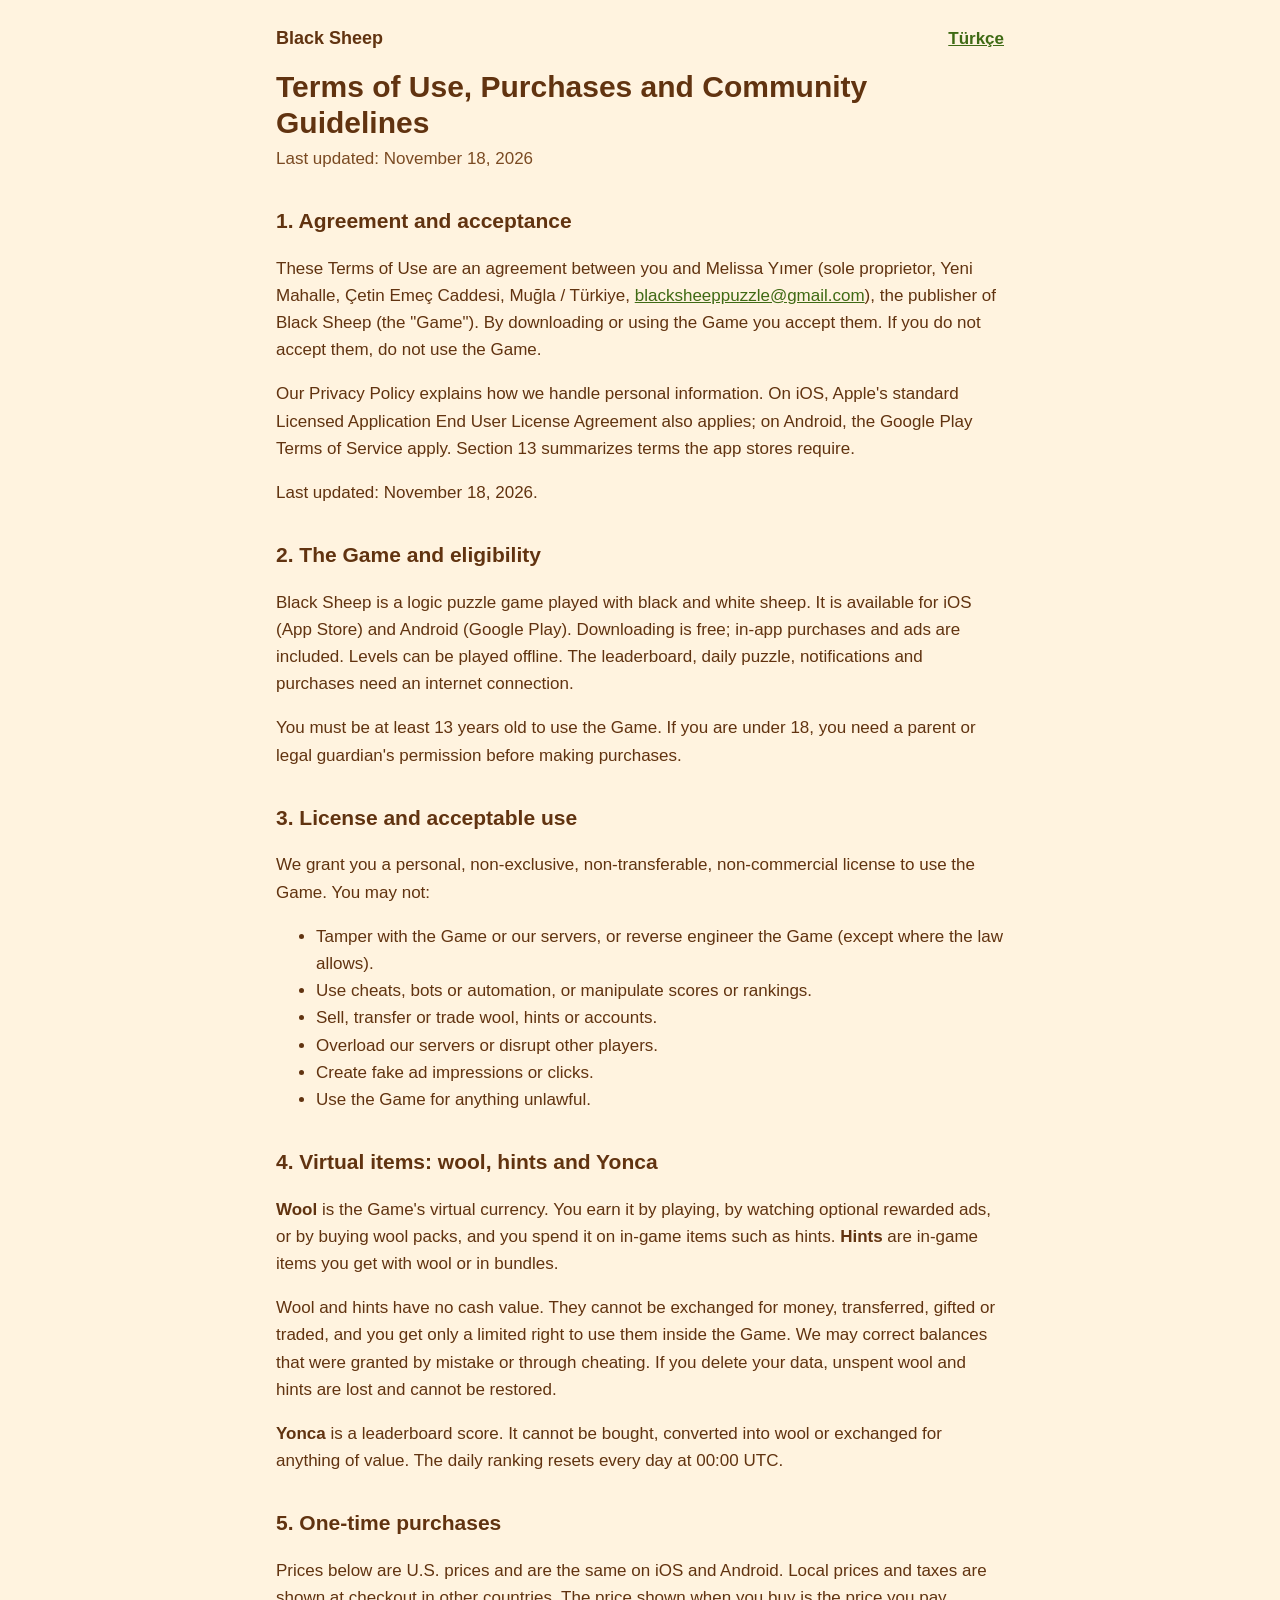
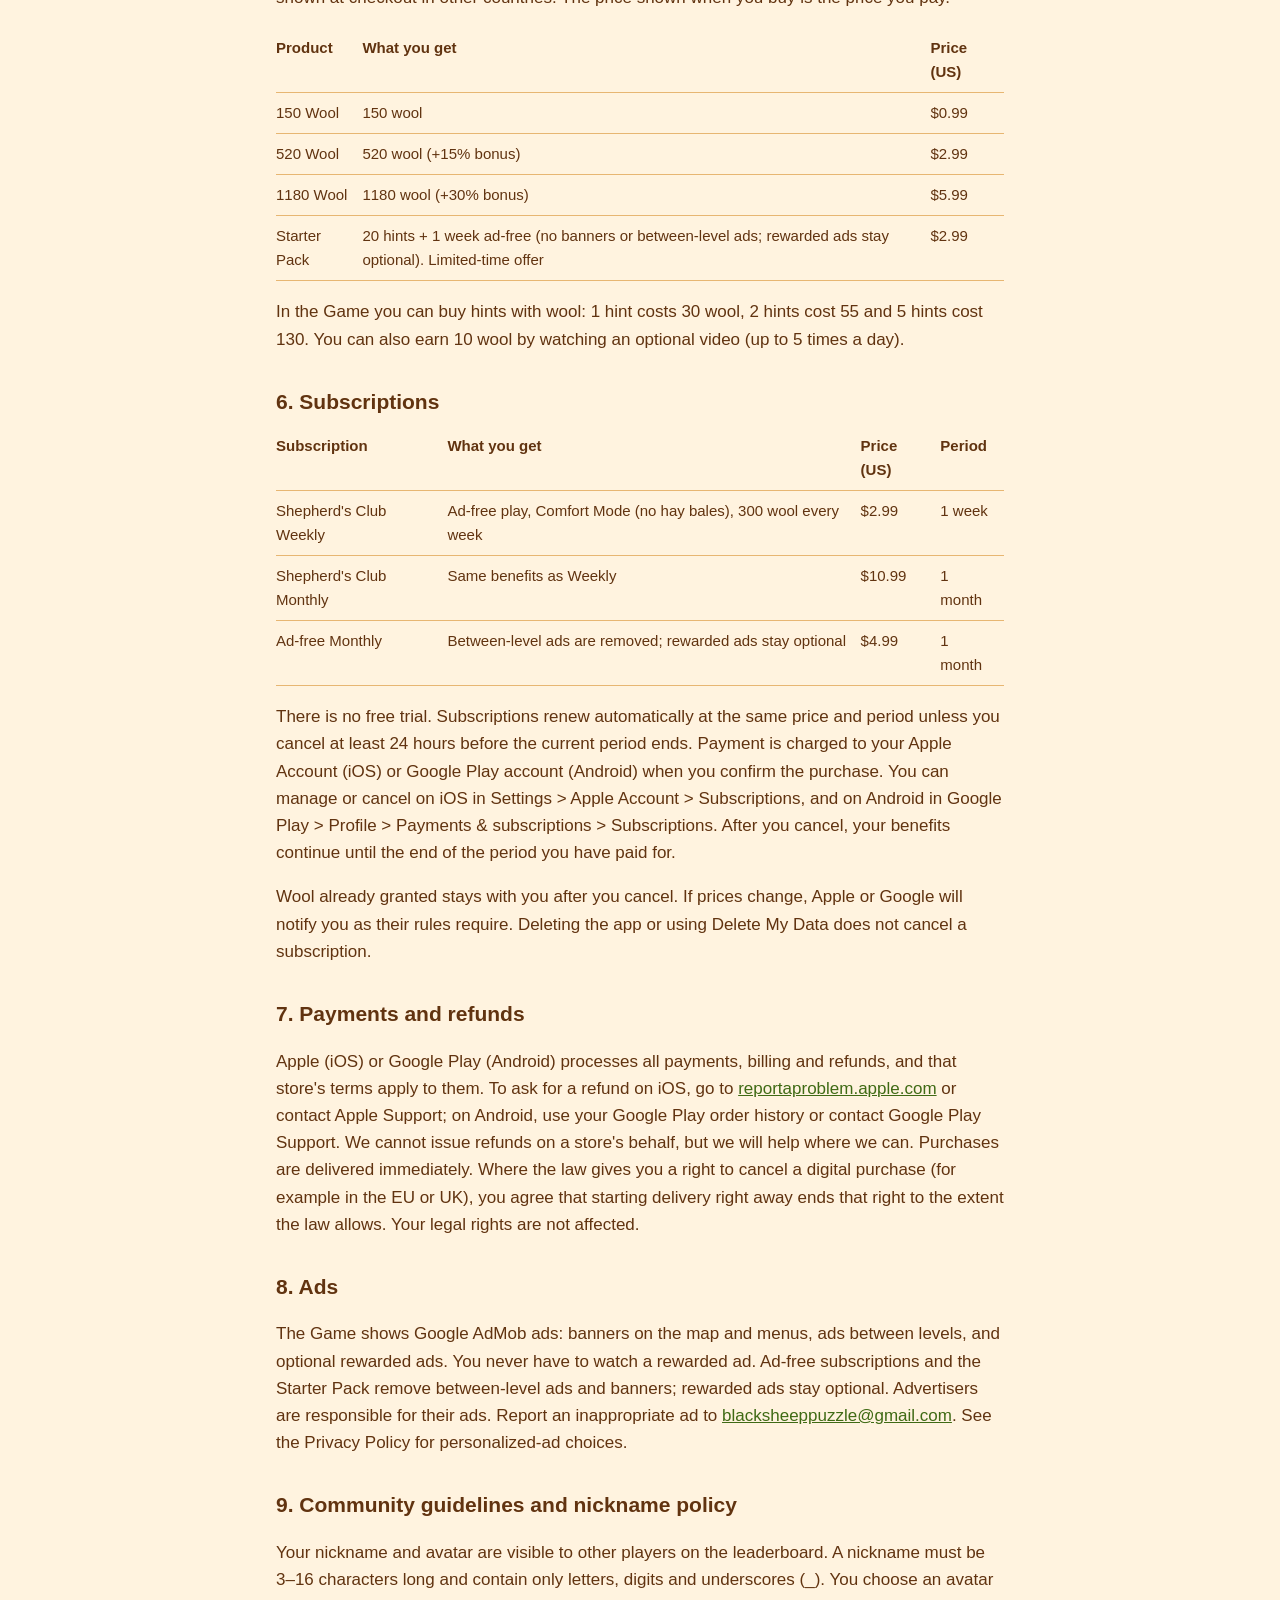
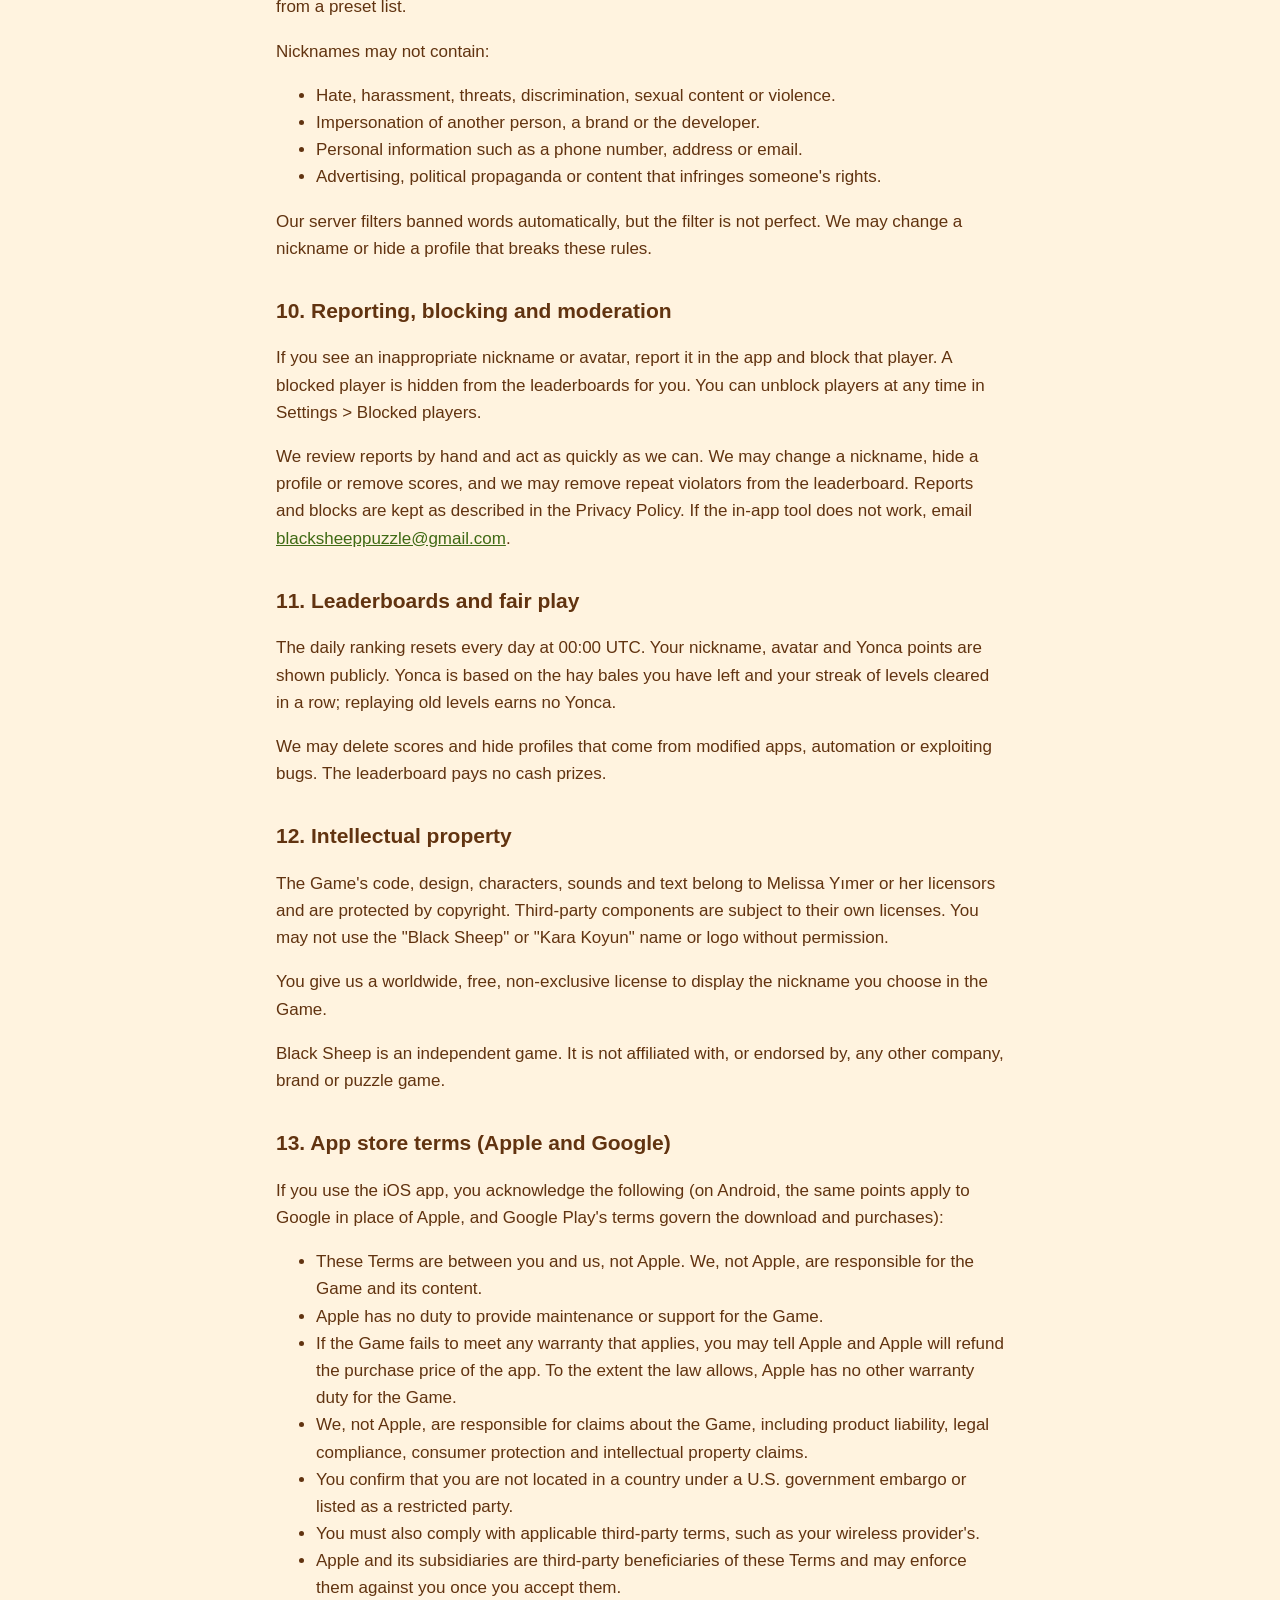
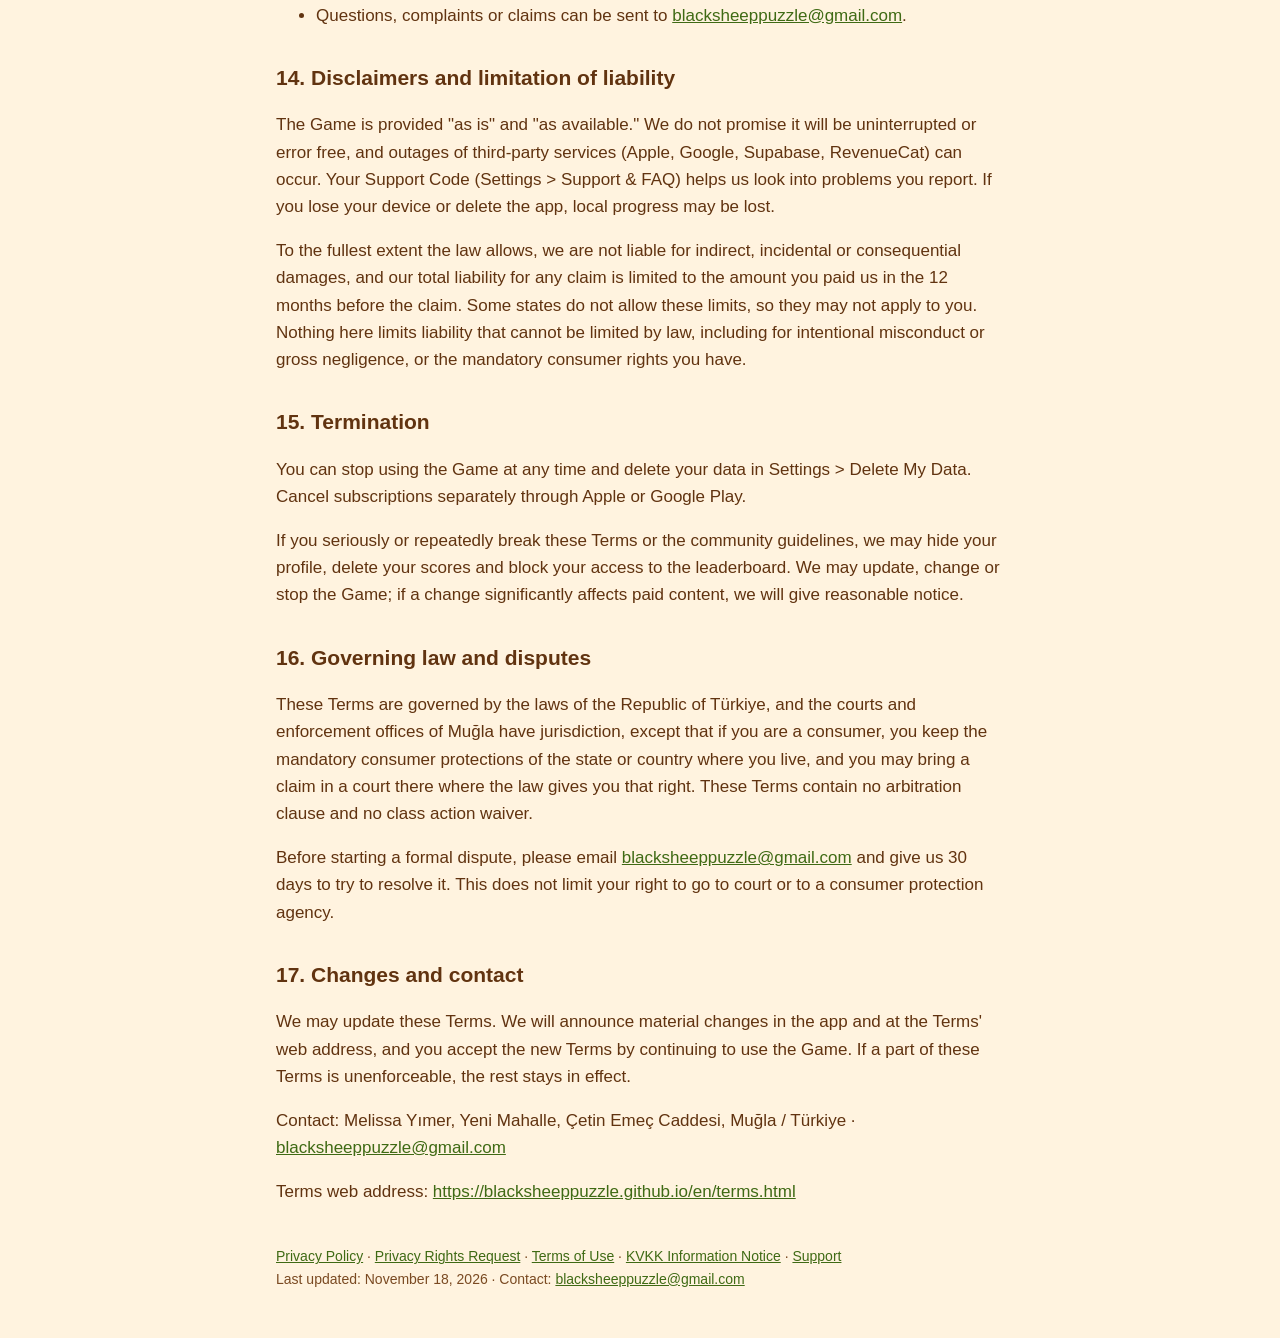
<file: en/terms.html>
<!doctype html>
<html lang="en">
<head>
  <meta charset="utf-8">
  <meta name="viewport" content="width=device-width, initial-scale=1">
  <title>Terms of Use, Purchases and Community Guidelines · Black Sheep</title>
  <link rel="stylesheet" href="../style.css">
</head>
<body>
<main>
  <header class="site"><a class="home" href="../index.html">Black Sheep</a><nav class="lang"><a href="../tr/terms.html" lang="tr">Türkçe</a></nav></header>
  <h1>Terms of Use, Purchases and Community Guidelines</h1>
  <p class="updated">Last updated: November 18, 2026</p>

<h2 id="s1">1. Agreement and acceptance</h2>

<p>These Terms of Use are an agreement between you and Melissa Yımer (sole proprietor, Yeni Mahalle, Çetin Emeç Caddesi, Muğla / Türkiye, <a href="mailto:blacksheeppuzzle@gmail.com">blacksheeppuzzle@gmail.com</a>), the publisher of Black Sheep (the "Game"). By downloading or using the Game you accept them. If you do not accept them, do not use the Game.</p>

<p>Our Privacy Policy explains how we handle personal information. On iOS, Apple's standard Licensed Application End User License Agreement also applies; on Android, the Google Play Terms of Service apply. Section 13 summarizes terms the app stores require.</p>

<p>Last updated: November 18, 2026.</p>

<h2 id="s2">2. The Game and eligibility</h2>

<p>Black Sheep is a logic puzzle game played with black and white sheep. It is available for iOS (App Store) and Android (Google Play). Downloading is free; in-app purchases and ads are included. Levels can be played offline. The leaderboard, daily puzzle, notifications and purchases need an internet connection.</p>

<p>You must be at least 13 years old to use the Game. If you are under 18, you need a parent or legal guardian's permission before making purchases.</p>

<h2 id="s3">3. License and acceptable use</h2>

<p>We grant you a personal, non-exclusive, non-transferable, non-commercial license to use the Game. You may not:</p>

<ul>
  <li>Tamper with the Game or our servers, or reverse engineer the Game (except where the law allows).</li>
  <li>Use cheats, bots or automation, or manipulate scores or rankings.</li>
  <li>Sell, transfer or trade wool, hints or accounts.</li>
  <li>Overload our servers or disrupt other players.</li>
  <li>Create fake ad impressions or clicks.</li>
  <li>Use the Game for anything unlawful.</li>
</ul>

<h2 id="s4">4. Virtual items: wool, hints and Yonca</h2>

<p><strong>Wool</strong> is the Game's virtual currency. You earn it by playing, by watching optional rewarded ads, or by buying wool packs, and you spend it on in-game items such as hints. <strong>Hints</strong> are in-game items you get with wool or in bundles.</p>

<p>Wool and hints have no cash value. They cannot be exchanged for money, transferred, gifted or traded, and you get only a limited right to use them inside the Game. We may correct balances that were granted by mistake or through cheating. If you delete your data, unspent wool and hints are lost and cannot be restored.</p>

<p><strong>Yonca</strong> is a leaderboard score. It cannot be bought, converted into wool or exchanged for anything of value. The daily ranking resets every day at 00:00 UTC.</p>

<h2 id="s5">5. One-time purchases</h2>

<p>Prices below are U.S. prices and are the same on iOS and Android. Local prices and taxes are shown at checkout in other countries. The price shown when you buy is the price you pay.</p>

<div class="table-wrap"><table>
<tr><th>Product</th><th>What you get</th><th>Price (US)</th></tr>
<tr><td>150 Wool</td><td>150 wool</td><td>$0.99</td></tr>
<tr><td>520 Wool</td><td>520 wool (+15% bonus)</td><td>$2.99</td></tr>
<tr><td>1180 Wool</td><td>1180 wool (+30% bonus)</td><td>$5.99</td></tr>
<tr><td>Starter Pack</td><td>20 hints + 1 week ad-free (no banners or between-level ads; rewarded ads stay optional). Limited-time offer</td><td>$2.99</td></tr>
</table></div>

<p>In the Game you can buy hints with wool: 1 hint costs 30 wool, 2 hints cost 55 and 5 hints cost 130. You can also earn 10 wool by watching an optional video (up to 5 times a day).</p>

<h2 id="s6">6. Subscriptions</h2>

<div class="table-wrap"><table>
<tr><th>Subscription</th><th>What you get</th><th>Price (US)</th><th>Period</th></tr>
<tr><td>Shepherd's Club Weekly</td><td>Ad-free play, Comfort Mode (no hay bales), 300 wool every week</td><td>$2.99</td><td>1 week</td></tr>
<tr><td>Shepherd's Club Monthly</td><td>Same benefits as Weekly</td><td>$10.99</td><td>1 month</td></tr>
<tr><td>Ad-free Monthly</td><td>Between-level ads are removed; rewarded ads stay optional</td><td>$4.99</td><td>1 month</td></tr>
</table></div>

<p>There is no free trial. Subscriptions renew automatically at the same price and period unless you cancel at least 24 hours before the current period ends. Payment is charged to your Apple Account (iOS) or Google Play account (Android) when you confirm the purchase. You can manage or cancel on iOS in Settings &gt; Apple Account &gt; Subscriptions, and on Android in Google Play &gt; Profile &gt; Payments &amp; subscriptions &gt; Subscriptions. After you cancel, your benefits continue until the end of the period you have paid for.</p>

<p>Wool already granted stays with you after you cancel. If prices change, Apple or Google will notify you as their rules require. Deleting the app or using Delete My Data does not cancel a subscription.</p>

<h2 id="s7">7. Payments and refunds</h2>

<p>Apple (iOS) or Google Play (Android) processes all payments, billing and refunds, and that store's terms apply to them. To ask for a refund on iOS, go to <a href="https://reportaproblem.apple.com">reportaproblem.apple.com</a> or contact Apple Support; on Android, use your Google Play order history or contact Google Play Support. We cannot issue refunds on a store's behalf, but we will help where we can. Purchases are delivered immediately. Where the law gives you a right to cancel a digital purchase (for example in the EU or UK), you agree that starting delivery right away ends that right to the extent the law allows. Your legal rights are not affected.</p>

<h2 id="s8">8. Ads</h2>

<p>The Game shows Google AdMob ads: banners on the map and menus, ads between levels, and optional rewarded ads. You never have to watch a rewarded ad. Ad-free subscriptions and the Starter Pack remove between-level ads and banners; rewarded ads stay optional. Advertisers are responsible for their ads. Report an inappropriate ad to <a href="mailto:blacksheeppuzzle@gmail.com">blacksheeppuzzle@gmail.com</a>. See the Privacy Policy for personalized-ad choices.</p>

<h2 id="s9">9. Community guidelines and nickname policy</h2>

<p>Your nickname and avatar are visible to other players on the leaderboard. A nickname must be 3–16 characters long and contain only letters, digits and underscores (_). You choose an avatar from a preset list.</p>

<p>Nicknames may not contain:</p>

<ul>
  <li>Hate, harassment, threats, discrimination, sexual content or violence.</li>
  <li>Impersonation of another person, a brand or the developer.</li>
  <li>Personal information such as a phone number, address or email.</li>
  <li>Advertising, political propaganda or content that infringes someone's rights.</li>
</ul>

<p>Our server filters banned words automatically, but the filter is not perfect. We may change a nickname or hide a profile that breaks these rules.</p>

<h2 id="s10">10. Reporting, blocking and moderation</h2>

<p>If you see an inappropriate nickname or avatar, report it in the app and block that player. A blocked player is hidden from the leaderboards for you. You can unblock players at any time in Settings &gt; Blocked players.</p>

<p>We review reports by hand and act as quickly as we can. We may change a nickname, hide a profile or remove scores, and we may remove repeat violators from the leaderboard. Reports and blocks are kept as described in the Privacy Policy. If the in-app tool does not work, email <a href="mailto:blacksheeppuzzle@gmail.com">blacksheeppuzzle@gmail.com</a>.</p>

<h2 id="s11">11. Leaderboards and fair play</h2>

<p>The daily ranking resets every day at 00:00 UTC. Your nickname, avatar and Yonca points are shown publicly. Yonca is based on the hay bales you have left and your streak of levels cleared in a row; replaying old levels earns no Yonca.</p>

<p>We may delete scores and hide profiles that come from modified apps, automation or exploiting bugs. The leaderboard pays no cash prizes.</p>

<h2 id="s12">12. Intellectual property</h2>

<p>The Game's code, design, characters, sounds and text belong to Melissa Yımer or her licensors and are protected by copyright. Third-party components are subject to their own licenses. You may not use the "Black Sheep" or "Kara Koyun" name or logo without permission.</p>

<p>You give us a worldwide, free, non-exclusive license to display the nickname you choose in the Game.</p>

<p>Black Sheep is an independent game. It is not affiliated with, or endorsed by, any other company, brand or puzzle game.</p>

<h2 id="s13">13. App store terms (Apple and Google)</h2>

<p>If you use the iOS app, you acknowledge the following (on Android, the same points apply to Google in place of Apple, and Google Play's terms govern the download and purchases):</p>

<ul>
  <li>These Terms are between you and us, not Apple. We, not Apple, are responsible for the Game and its content.</li>
  <li>Apple has no duty to provide maintenance or support for the Game.</li>
  <li>If the Game fails to meet any warranty that applies, you may tell Apple and Apple will refund the purchase price of the app. To the extent the law allows, Apple has no other warranty duty for the Game.</li>
  <li>We, not Apple, are responsible for claims about the Game, including product liability, legal compliance, consumer protection and intellectual property claims.</li>
  <li>You confirm that you are not located in a country under a U.S. government embargo or listed as a restricted party.</li>
  <li>You must also comply with applicable third-party terms, such as your wireless provider's.</li>
  <li>Apple and its subsidiaries are third-party beneficiaries of these Terms and may enforce them against you once you accept them.</li>
  <li>Questions, complaints or claims can be sent to <a href="mailto:blacksheeppuzzle@gmail.com">blacksheeppuzzle@gmail.com</a>.</li>
</ul>

<h2 id="s14">14. Disclaimers and limitation of liability</h2>

<p>The Game is provided "as is" and "as available." We do not promise it will be uninterrupted or error free, and outages of third-party services (Apple, Google, Supabase, RevenueCat) can occur. Your Support Code (Settings &gt; Support &amp; FAQ) helps us look into problems you report. If you lose your device or delete the app, local progress may be lost.</p>

<p>To the fullest extent the law allows, we are not liable for indirect, incidental or consequential damages, and our total liability for any claim is limited to the amount you paid us in the 12 months before the claim. Some states do not allow these limits, so they may not apply to you. Nothing here limits liability that cannot be limited by law, including for intentional misconduct or gross negligence, or the mandatory consumer rights you have.</p>

<h2 id="s15">15. Termination</h2>

<p>You can stop using the Game at any time and delete your data in Settings &gt; Delete My Data. Cancel subscriptions separately through Apple or Google Play.</p>

<p>If you seriously or repeatedly break these Terms or the community guidelines, we may hide your profile, delete your scores and block your access to the leaderboard. We may update, change or stop the Game; if a change significantly affects paid content, we will give reasonable notice.</p>

<h2 id="s16">16. Governing law and disputes</h2>

<p>These Terms are governed by the laws of the Republic of Türkiye, and the courts and enforcement offices of Muğla have jurisdiction, except that if you are a consumer, you keep the mandatory consumer protections of the state or country where you live, and you may bring a claim in a court there where the law gives you that right. These Terms contain no arbitration clause and no class action waiver.</p>

<p>Before starting a formal dispute, please email <a href="mailto:blacksheeppuzzle@gmail.com">blacksheeppuzzle@gmail.com</a> and give us 30 days to try to resolve it. This does not limit your right to go to court or to a consumer protection agency.</p>

<h2 id="s17">17. Changes and contact</h2>

<p>We may update these Terms. We will announce material changes in the app and at the Terms' web address, and you accept the new Terms by continuing to use the Game. If a part of these Terms is unenforceable, the rest stays in effect.</p>

<p>Contact: Melissa Yımer, Yeni Mahalle, Çetin Emeç Caddesi, Muğla / Türkiye · <a href="mailto:blacksheeppuzzle@gmail.com">blacksheeppuzzle@gmail.com</a></p>

<p>Terms web address: <a href="https://blacksheeppuzzle.github.io/en/terms.html">https://blacksheeppuzzle.github.io/en/terms.html</a></p>

  <footer><a href="privacy.html">Privacy Policy</a> · <a href="privacy-request.html">Privacy Rights Request</a> · <a href="terms.html">Terms of Use</a> · <a href="kvkk.html">KVKK Information Notice</a> · <a href="support.html">Support</a><br>
    Last updated: November 18, 2026 · Contact: <a href="mailto:blacksheeppuzzle@gmail.com">blacksheeppuzzle@gmail.com</a></footer>
</main>
</body>
</html>
</file>
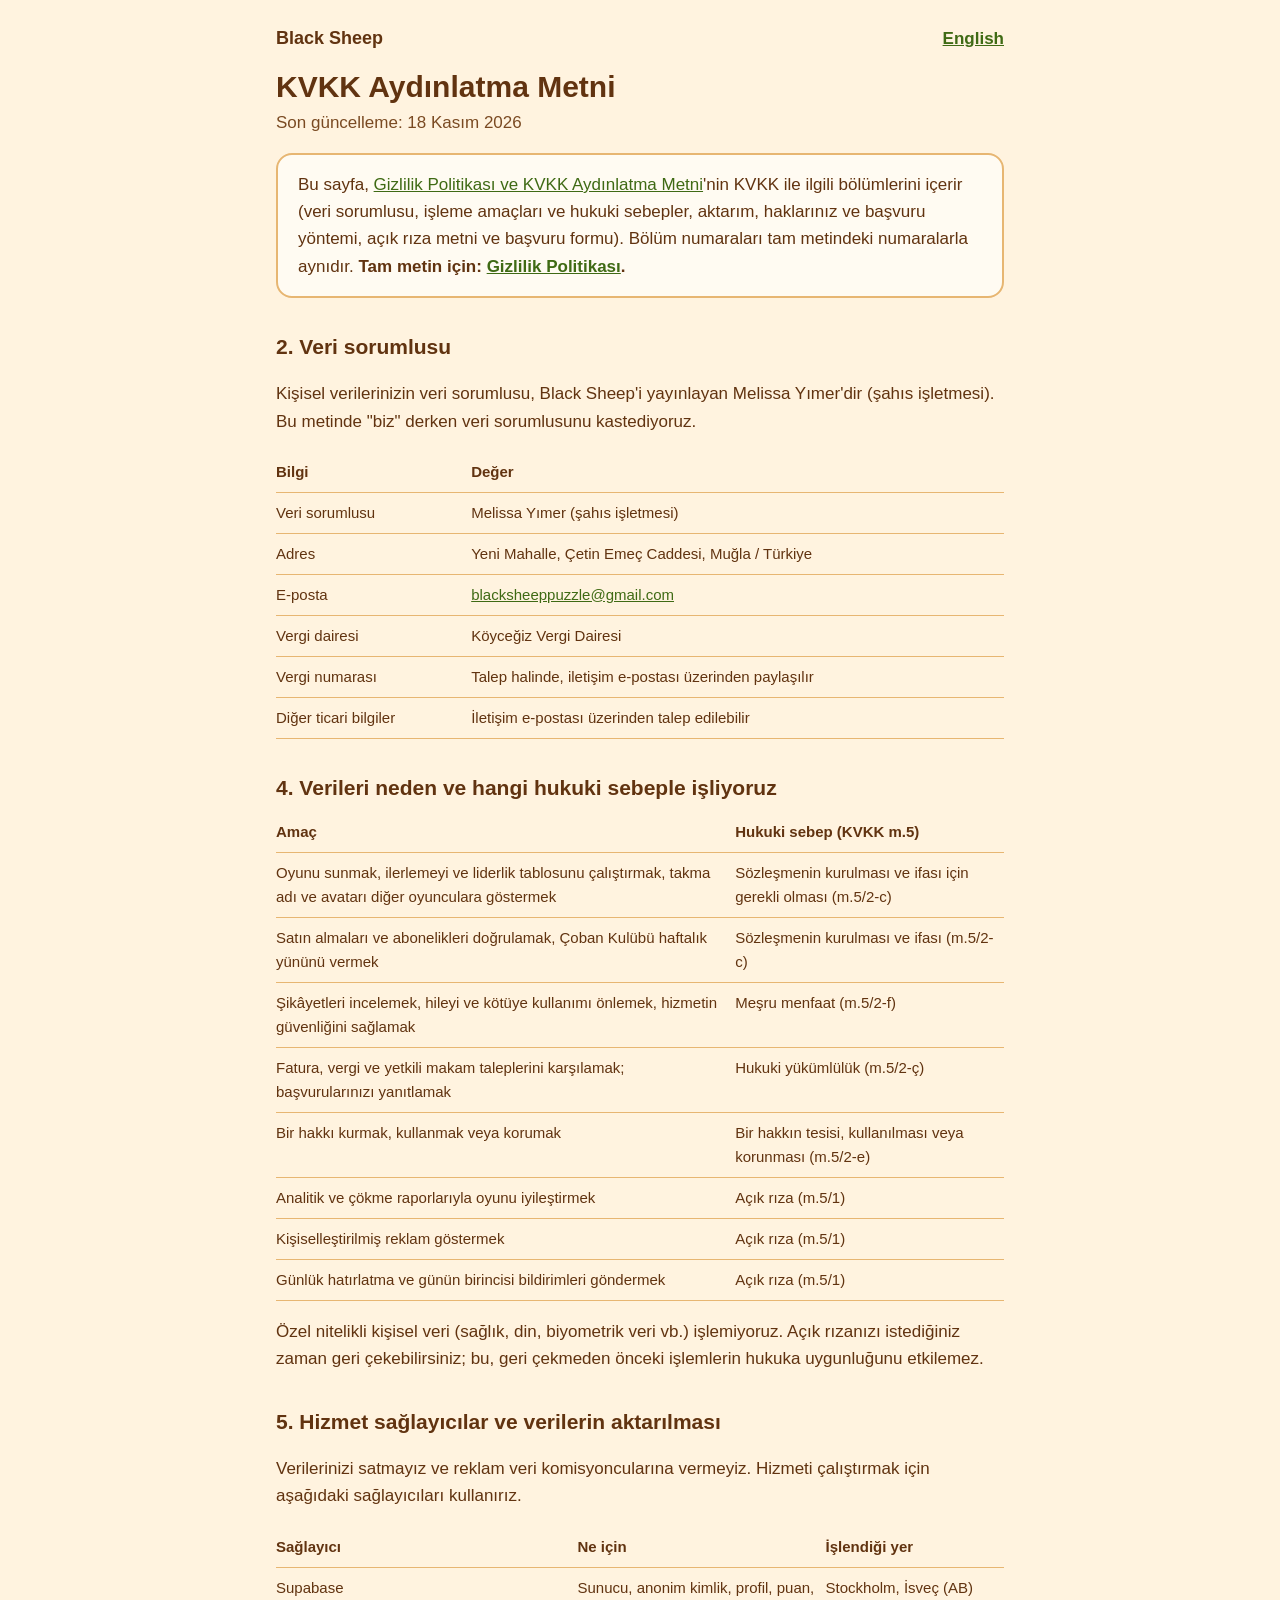
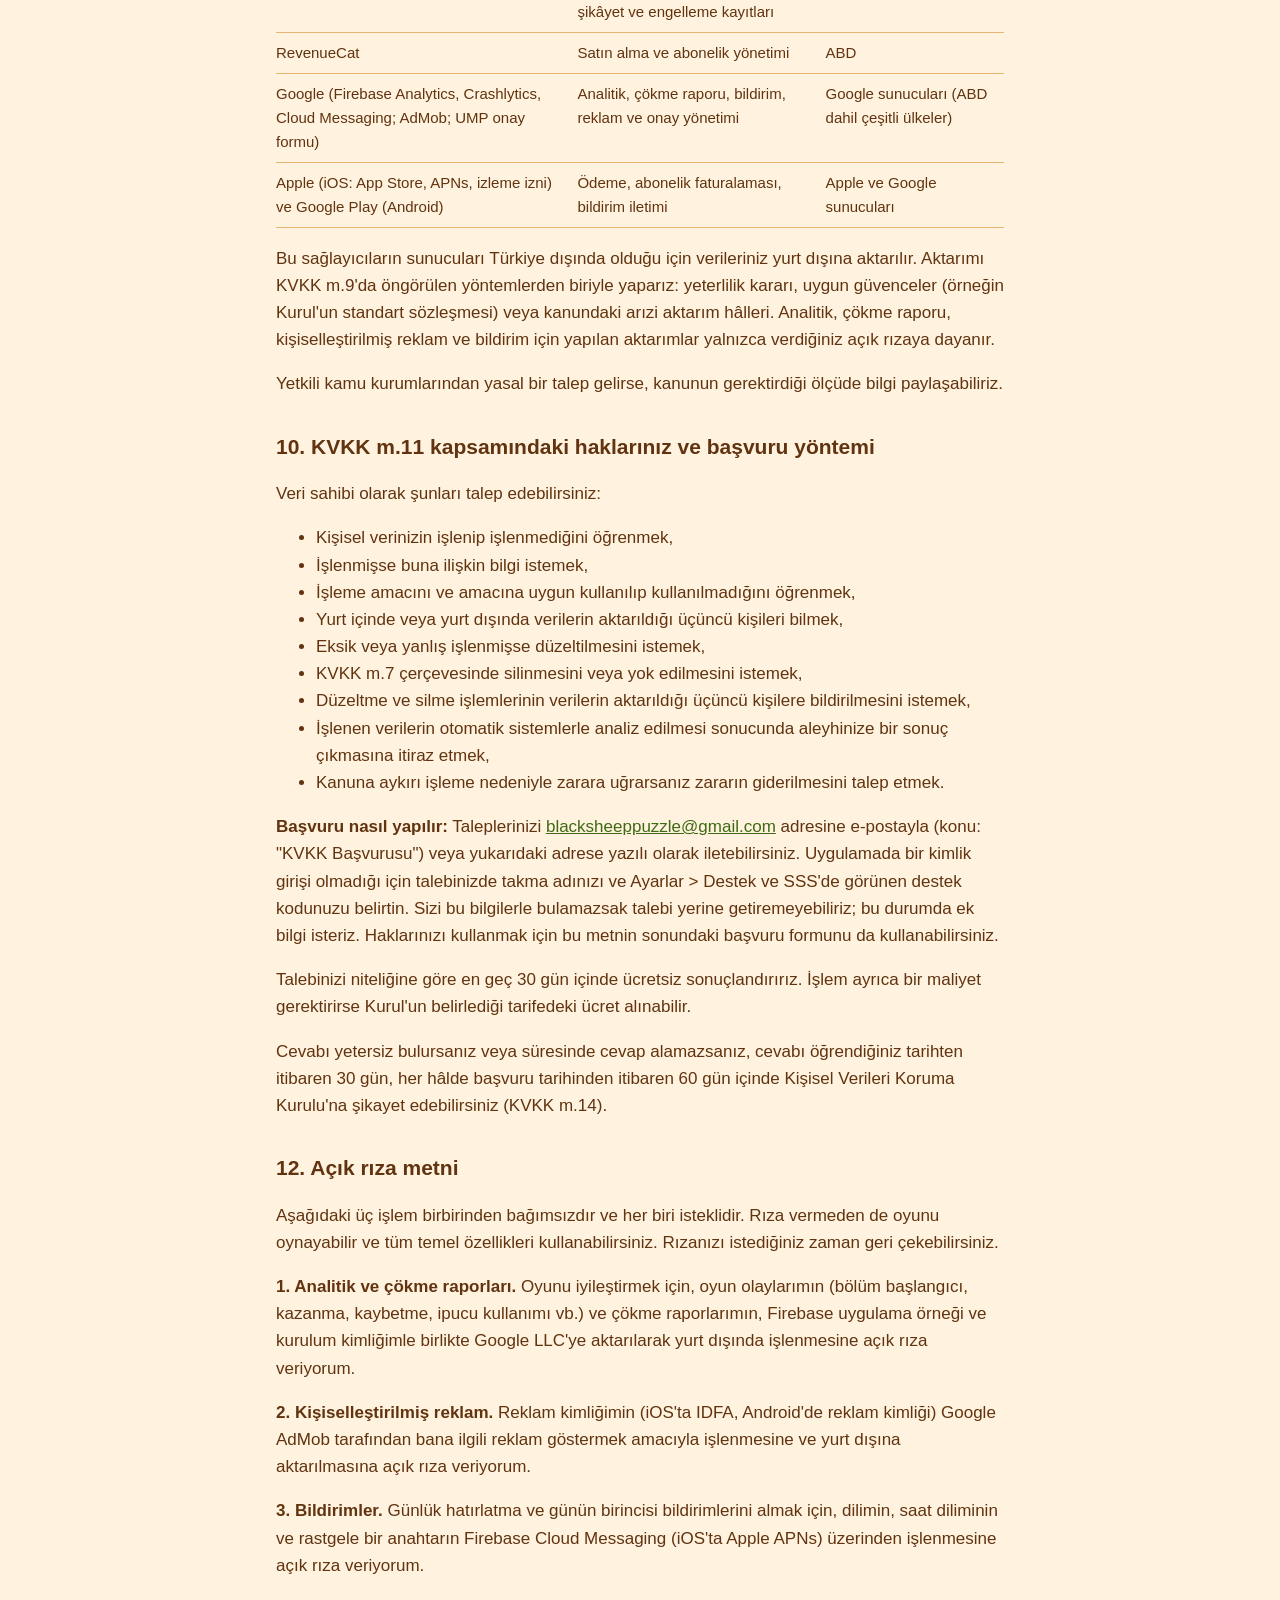
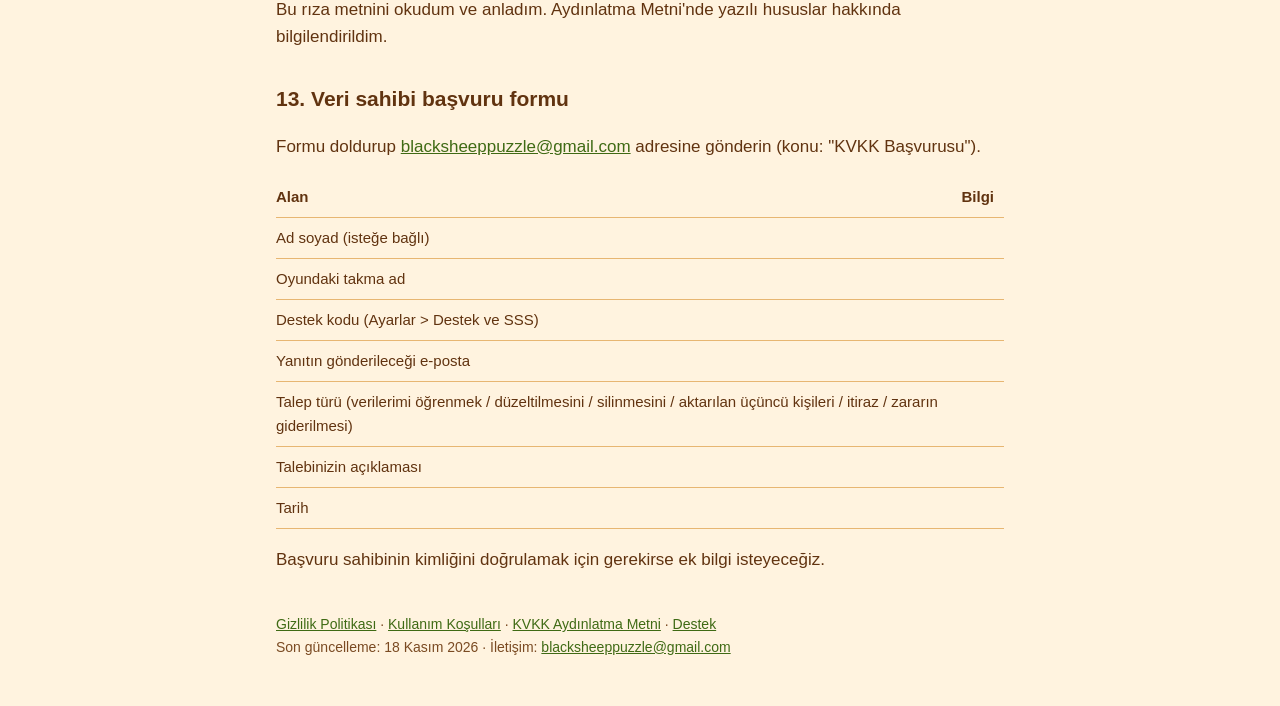
<file: tr/kvkk.html>
<!doctype html>
<html lang="tr">
<head>
  <meta charset="utf-8">
  <meta name="viewport" content="width=device-width, initial-scale=1">
  <title>KVKK Aydınlatma Metni · Black Sheep</title>
  <link rel="stylesheet" href="../style.css">
</head>
<body>
<main>
  <header class="site"><a class="home" href="../index.html">Black Sheep</a><nav class="lang"><a href="../en/kvkk.html" lang="en">English</a></nav></header>
  <h1>KVKK Aydınlatma Metni</h1>
  <p class="updated">Son güncelleme: 18 Kasım 2026</p>

<div class="card">Bu sayfa, <a href="privacy.html">Gizlilik Politikası ve KVKK Aydınlatma Metni</a>'nin KVKK ile ilgili bölümlerini içerir (veri sorumlusu, işleme amaçları ve hukuki sebepler, aktarım, haklarınız ve başvuru yöntemi, açık rıza metni ve başvuru formu). Bölüm numaraları tam metindeki numaralarla aynıdır. <strong>Tam metin için: <a href="privacy.html">Gizlilik Politikası</a>.</strong></div>

<h2 id="s2">2. Veri sorumlusu</h2>

<p>Kişisel verilerinizin veri sorumlusu, Black Sheep'i yayınlayan Melissa Yımer'dir (şahıs işletmesi). Bu metinde "biz" derken veri sorumlusunu kastediyoruz.</p>

<div class="table-wrap"><table>
<tr><th>Bilgi</th><th>Değer</th></tr>
<tr><td>Veri sorumlusu</td><td>Melissa Yımer (şahıs işletmesi)</td></tr>
<tr><td>Adres</td><td>Yeni Mahalle, Çetin Emeç Caddesi, Muğla / Türkiye</td></tr>
<tr><td>E-posta</td><td><a href="mailto:blacksheeppuzzle@gmail.com">blacksheeppuzzle@gmail.com</a></td></tr>
<tr><td>Vergi dairesi</td><td>Köyceğiz Vergi Dairesi</td></tr>
<tr><td>Vergi numarası</td><td>Talep halinde, iletişim e-postası üzerinden paylaşılır</td></tr>
<tr><td>Diğer ticari bilgiler</td><td>İletişim e-postası üzerinden talep edilebilir</td></tr>
</table></div>

<h2 id="s4">4. Verileri neden ve hangi hukuki sebeple işliyoruz</h2>

<div class="table-wrap"><table>
<tr><th>Amaç</th><th>Hukuki sebep (KVKK m.5)</th></tr>
<tr><td>Oyunu sunmak, ilerlemeyi ve liderlik tablosunu çalıştırmak, takma adı ve avatarı diğer oyunculara göstermek</td><td>Sözleşmenin kurulması ve ifası için gerekli olması (m.5/2-c)</td></tr>
<tr><td>Satın almaları ve abonelikleri doğrulamak, Çoban Kulübü haftalık yününü vermek</td><td>Sözleşmenin kurulması ve ifası (m.5/2-c)</td></tr>
<tr><td>Şikâyetleri incelemek, hileyi ve kötüye kullanımı önlemek, hizmetin güvenliğini sağlamak</td><td>Meşru menfaat (m.5/2-f)</td></tr>
<tr><td>Fatura, vergi ve yetkili makam taleplerini karşılamak; başvurularınızı yanıtlamak</td><td>Hukuki yükümlülük (m.5/2-ç)</td></tr>
<tr><td>Bir hakkı kurmak, kullanmak veya korumak</td><td>Bir hakkın tesisi, kullanılması veya korunması (m.5/2-e)</td></tr>
<tr><td>Analitik ve çökme raporlarıyla oyunu iyileştirmek</td><td>Açık rıza (m.5/1)</td></tr>
<tr><td>Kişiselleştirilmiş reklam göstermek</td><td>Açık rıza (m.5/1)</td></tr>
<tr><td>Günlük hatırlatma ve günün birincisi bildirimleri göndermek</td><td>Açık rıza (m.5/1)</td></tr>
</table></div>

<p>Özel nitelikli kişisel veri (sağlık, din, biyometrik veri vb.) işlemiyoruz. Açık rızanızı istediğiniz zaman geri çekebilirsiniz; bu, geri çekmeden önceki işlemlerin hukuka uygunluğunu etkilemez.</p>

<h2 id="s5">5. Hizmet sağlayıcılar ve verilerin aktarılması</h2>

<p>Verilerinizi satmayız ve reklam veri komisyoncularına vermeyiz. Hizmeti çalıştırmak için aşağıdaki sağlayıcıları kullanırız.</p>

<div class="table-wrap"><table>
<tr><th>Sağlayıcı</th><th>Ne için</th><th>İşlendiği yer</th></tr>
<tr><td>Supabase</td><td>Sunucu, anonim kimlik, profil, puan, şikâyet ve engelleme kayıtları</td><td>Stockholm, İsveç (AB)</td></tr>
<tr><td>RevenueCat</td><td>Satın alma ve abonelik yönetimi</td><td>ABD</td></tr>
<tr><td>Google (Firebase Analytics, Crashlytics, Cloud Messaging; AdMob; UMP onay formu)</td><td>Analitik, çökme raporu, bildirim, reklam ve onay yönetimi</td><td>Google sunucuları (ABD dahil çeşitli ülkeler)</td></tr>
<tr><td>Apple (iOS: App Store, APNs, izleme izni) ve Google Play (Android)</td><td>Ödeme, abonelik faturalaması, bildirim iletimi</td><td>Apple ve Google sunucuları</td></tr>
</table></div>

<p>Bu sağlayıcıların sunucuları Türkiye dışında olduğu için verileriniz yurt dışına aktarılır. Aktarımı KVKK m.9'da öngörülen yöntemlerden biriyle yaparız: yeterlilik kararı, uygun güvenceler (örneğin Kurul'un standart sözleşmesi) veya kanundaki arızi aktarım hâlleri. Analitik, çökme raporu, kişiselleştirilmiş reklam ve bildirim için yapılan aktarımlar yalnızca verdiğiniz açık rızaya dayanır.</p>

<p>Yetkili kamu kurumlarından yasal bir talep gelirse, kanunun gerektirdiği ölçüde bilgi paylaşabiliriz.</p>

<h2 id="s10">10. KVKK m.11 kapsamındaki haklarınız ve başvuru yöntemi</h2>

<p>Veri sahibi olarak şunları talep edebilirsiniz:</p>

<ul>
  <li>Kişisel verinizin işlenip işlenmediğini öğrenmek,</li>
  <li>İşlenmişse buna ilişkin bilgi istemek,</li>
  <li>İşleme amacını ve amacına uygun kullanılıp kullanılmadığını öğrenmek,</li>
  <li>Yurt içinde veya yurt dışında verilerin aktarıldığı üçüncü kişileri bilmek,</li>
  <li>Eksik veya yanlış işlenmişse düzeltilmesini istemek,</li>
  <li>KVKK m.7 çerçevesinde silinmesini veya yok edilmesini istemek,</li>
  <li>Düzeltme ve silme işlemlerinin verilerin aktarıldığı üçüncü kişilere bildirilmesini istemek,</li>
  <li>İşlenen verilerin otomatik sistemlerle analiz edilmesi sonucunda aleyhinize bir sonuç çıkmasına itiraz etmek,</li>
  <li>Kanuna aykırı işleme nedeniyle zarara uğrarsanız zararın giderilmesini talep etmek.</li>
</ul>

<p><strong>Başvuru nasıl yapılır:</strong> Taleplerinizi <a href="mailto:blacksheeppuzzle@gmail.com">blacksheeppuzzle@gmail.com</a> adresine e-postayla (konu: "KVKK Başvurusu") veya yukarıdaki adrese yazılı olarak iletebilirsiniz. Uygulamada bir kimlik girişi olmadığı için talebinizde takma adınızı ve Ayarlar &gt; Destek ve SSS'de görünen destek kodunuzu belirtin. Sizi bu bilgilerle bulamazsak talebi yerine getiremeyebiliriz; bu durumda ek bilgi isteriz. Haklarınızı kullanmak için bu metnin sonundaki başvuru formunu da kullanabilirsiniz.</p>

<p>Talebinizi niteliğine göre en geç 30 gün içinde ücretsiz sonuçlandırırız. İşlem ayrıca bir maliyet gerektirirse Kurul'un belirlediği tarifedeki ücret alınabilir.</p>

<p>Cevabı yetersiz bulursanız veya süresinde cevap alamazsanız, cevabı öğrendiğiniz tarihten itibaren 30 gün, her hâlde başvuru tarihinden itibaren 60 gün içinde Kişisel Verileri Koruma Kurulu'na şikayet edebilirsiniz (KVKK m.14).</p>

<h2 id="s12">12. Açık rıza metni</h2>

<p>Aşağıdaki üç işlem birbirinden bağımsızdır ve her biri isteklidir. Rıza vermeden de oyunu oynayabilir ve tüm temel özellikleri kullanabilirsiniz. Rızanızı istediğiniz zaman geri çekebilirsiniz.</p>

<p><strong>1. Analitik ve çökme raporları.</strong> Oyunu iyileştirmek için, oyun olaylarımın (bölüm başlangıcı, kazanma, kaybetme, ipucu kullanımı vb.) ve çökme raporlarımın, Firebase uygulama örneği ve kurulum kimliğimle birlikte Google LLC'ye aktarılarak yurt dışında işlenmesine açık rıza veriyorum.</p>

<p><strong>2. Kişiselleştirilmiş reklam.</strong> Reklam kimliğimin (iOS'ta IDFA, Android'de reklam kimliği) Google AdMob tarafından bana ilgili reklam göstermek amacıyla işlenmesine ve yurt dışına aktarılmasına açık rıza veriyorum.</p>

<p><strong>3. Bildirimler.</strong> Günlük hatırlatma ve günün birincisi bildirimlerini almak için, dilimin, saat diliminin ve rastgele bir anahtarın Firebase Cloud Messaging (iOS'ta Apple APNs) üzerinden işlenmesine açık rıza veriyorum.</p>

<p>Bu rıza metnini okudum ve anladım. Aydınlatma Metni'nde yazılı hususlar hakkında bilgilendirildim.</p>

<h2 id="s13">13. Veri sahibi başvuru formu</h2>

<p>Formu doldurup <a href="mailto:blacksheeppuzzle@gmail.com">blacksheeppuzzle@gmail.com</a> adresine gönderin (konu: "KVKK Başvurusu").</p>

<div class="table-wrap"><table>
<tr><th>Alan</th><th>Bilgi</th></tr>
<tr><td>Ad soyad (isteğe bağlı)</td><td></td></tr>
<tr><td>Oyundaki takma ad</td><td></td></tr>
<tr><td>Destek kodu (Ayarlar &gt; Destek ve SSS)</td><td></td></tr>
<tr><td>Yanıtın gönderileceği e-posta</td><td></td></tr>
<tr><td>Talep türü (verilerimi öğrenmek / düzeltilmesini / silinmesini / aktarılan üçüncü kişileri / itiraz / zararın giderilmesi)</td><td></td></tr>
<tr><td>Talebinizin açıklaması</td><td></td></tr>
<tr><td>Tarih</td><td></td></tr>
</table></div>

<p>Başvuru sahibinin kimliğini doğrulamak için gerekirse ek bilgi isteyeceğiz.</p>

  <footer><a href="privacy.html">Gizlilik Politikası</a> · <a href="terms.html">Kullanım Koşulları</a> · <a href="kvkk.html">KVKK Aydınlatma Metni</a> · <a href="support.html">Destek</a><br>
    Son güncelleme: 18 Kasım 2026 · İletişim: <a href="mailto:blacksheeppuzzle@gmail.com">blacksheeppuzzle@gmail.com</a></footer>
</main>
</body>
</html>
</file>
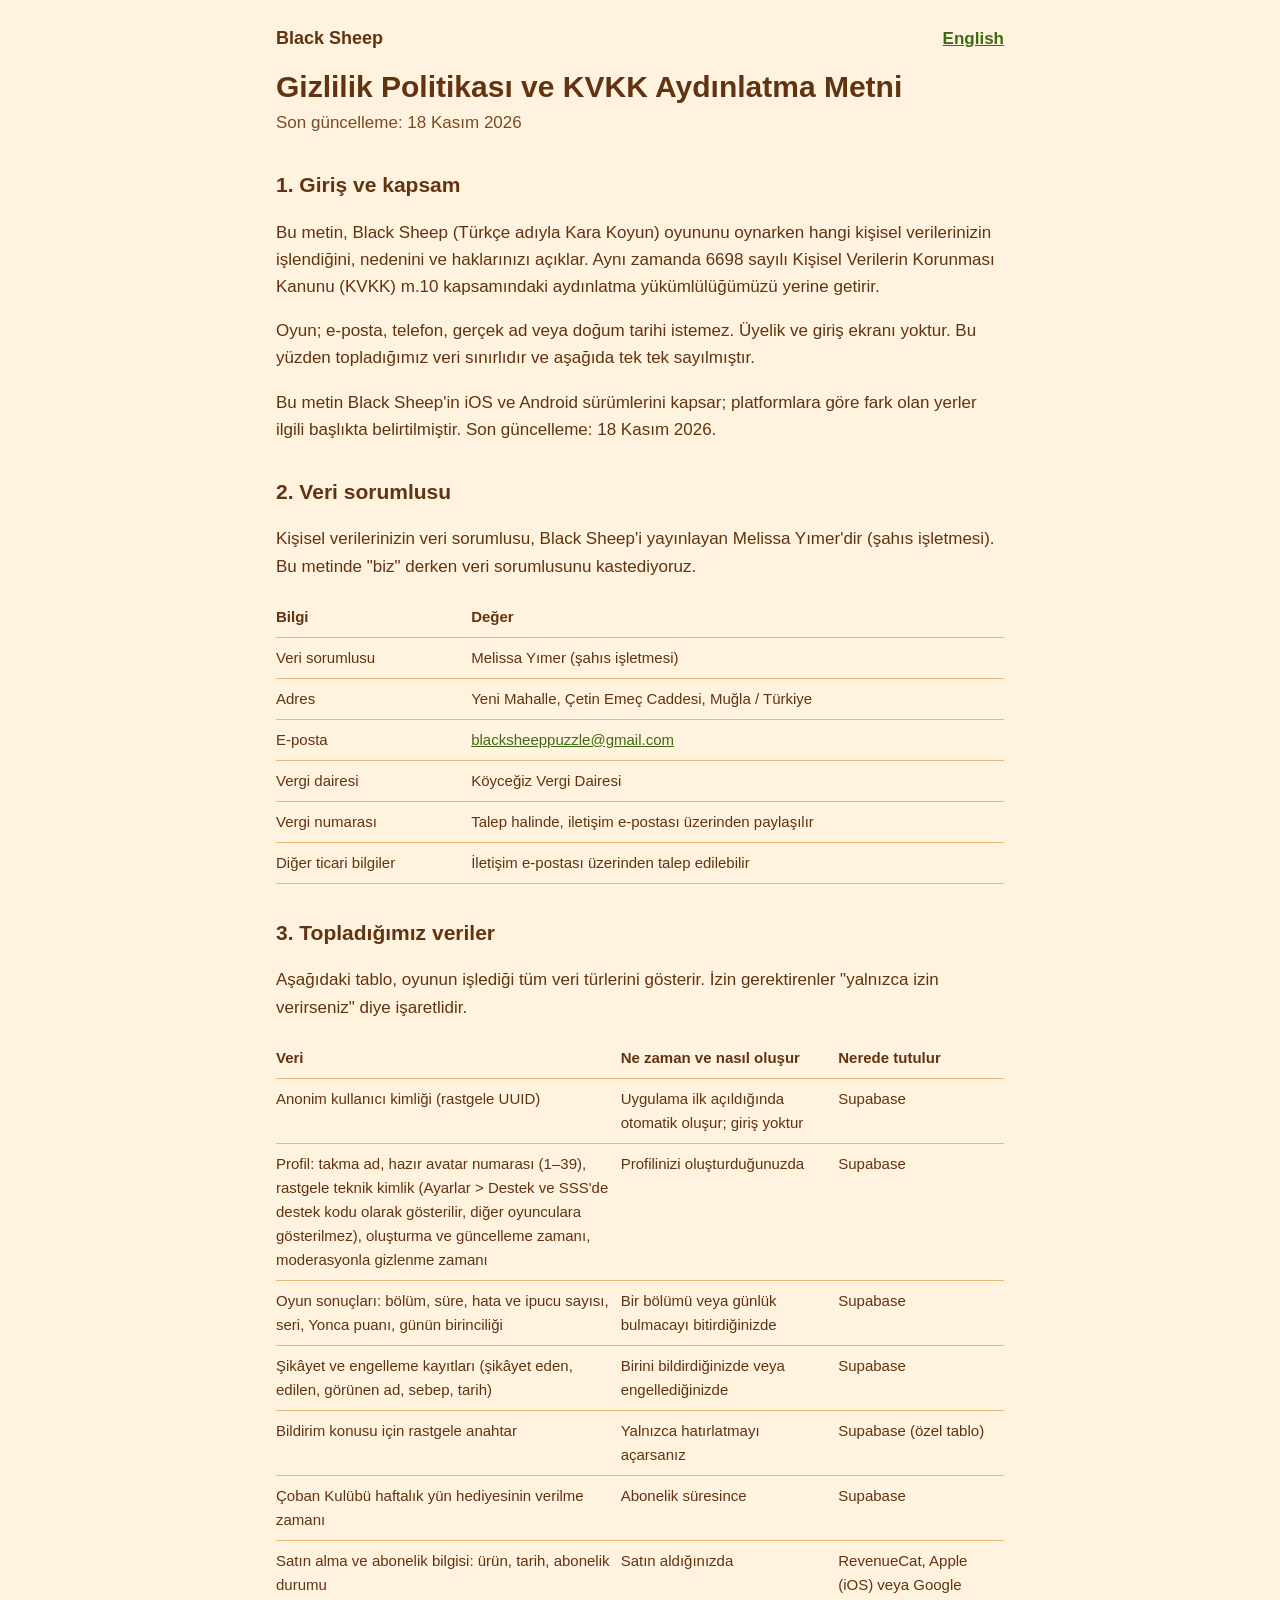
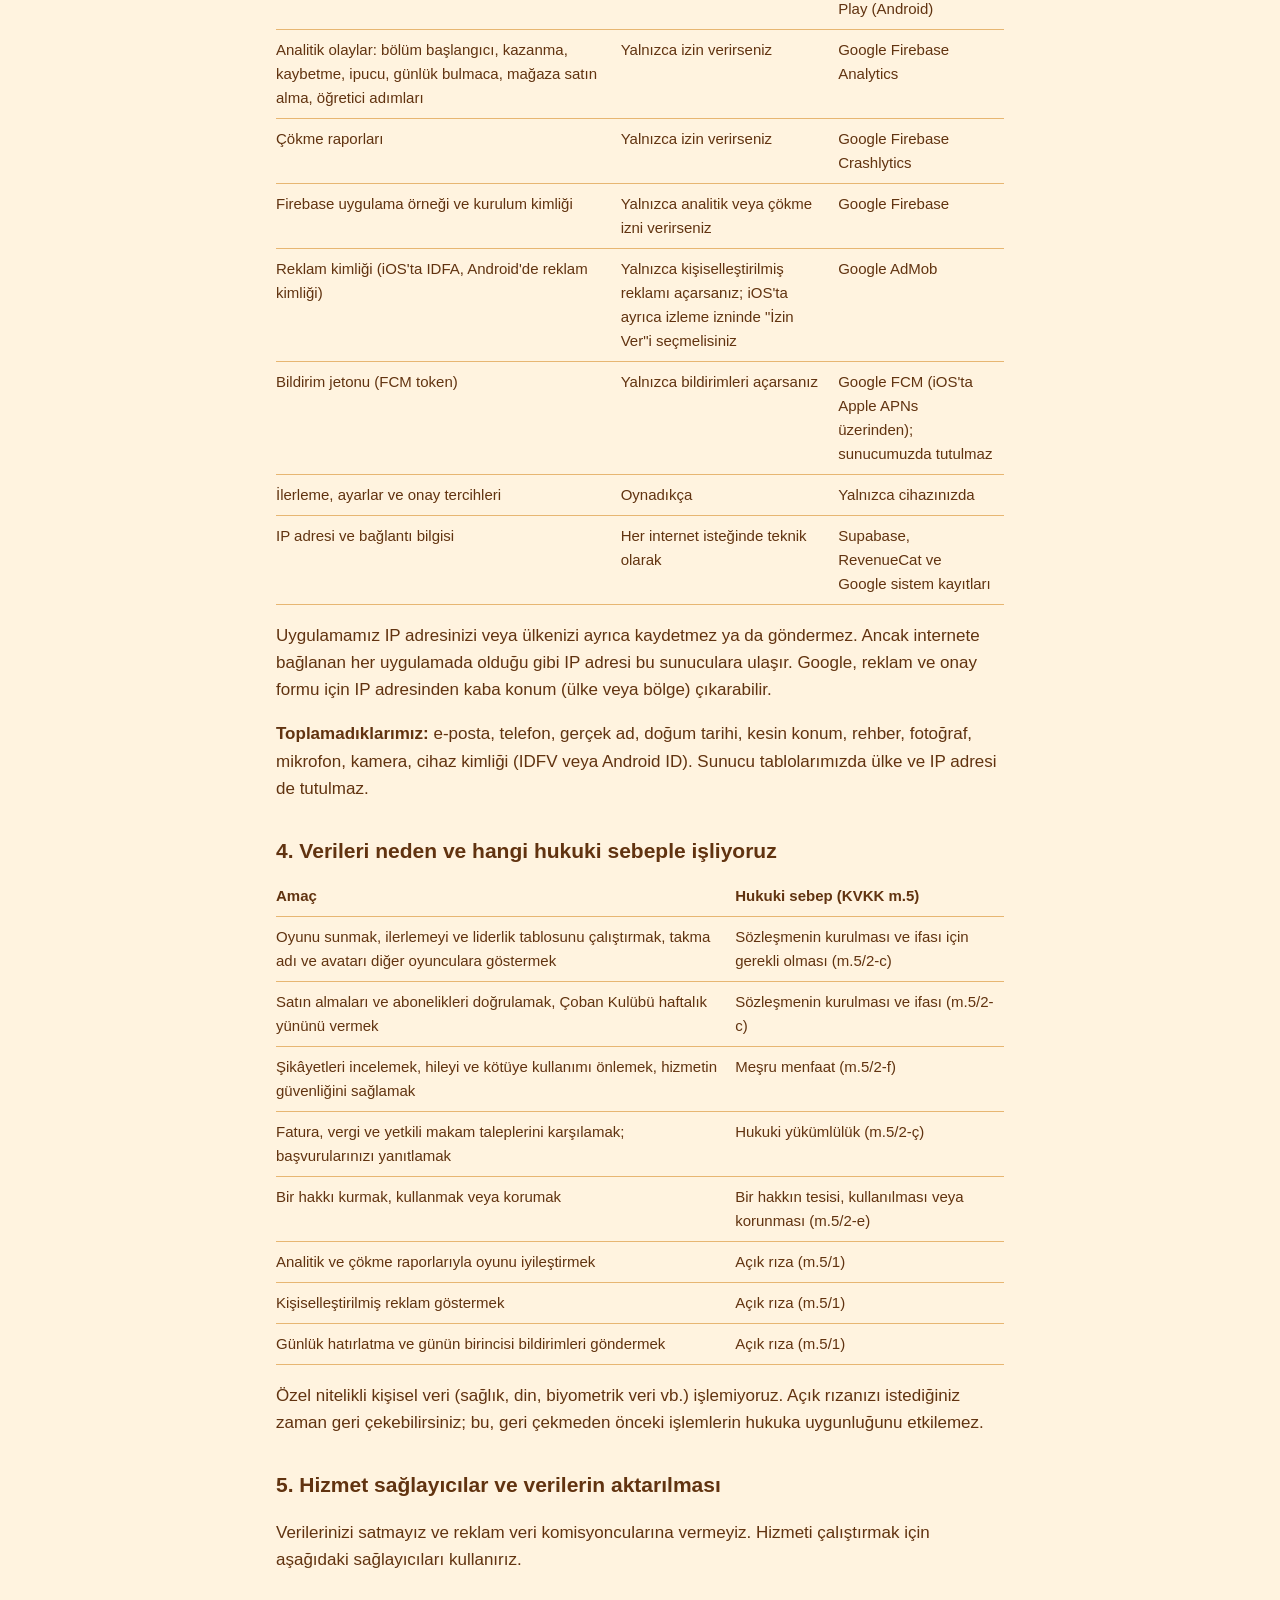
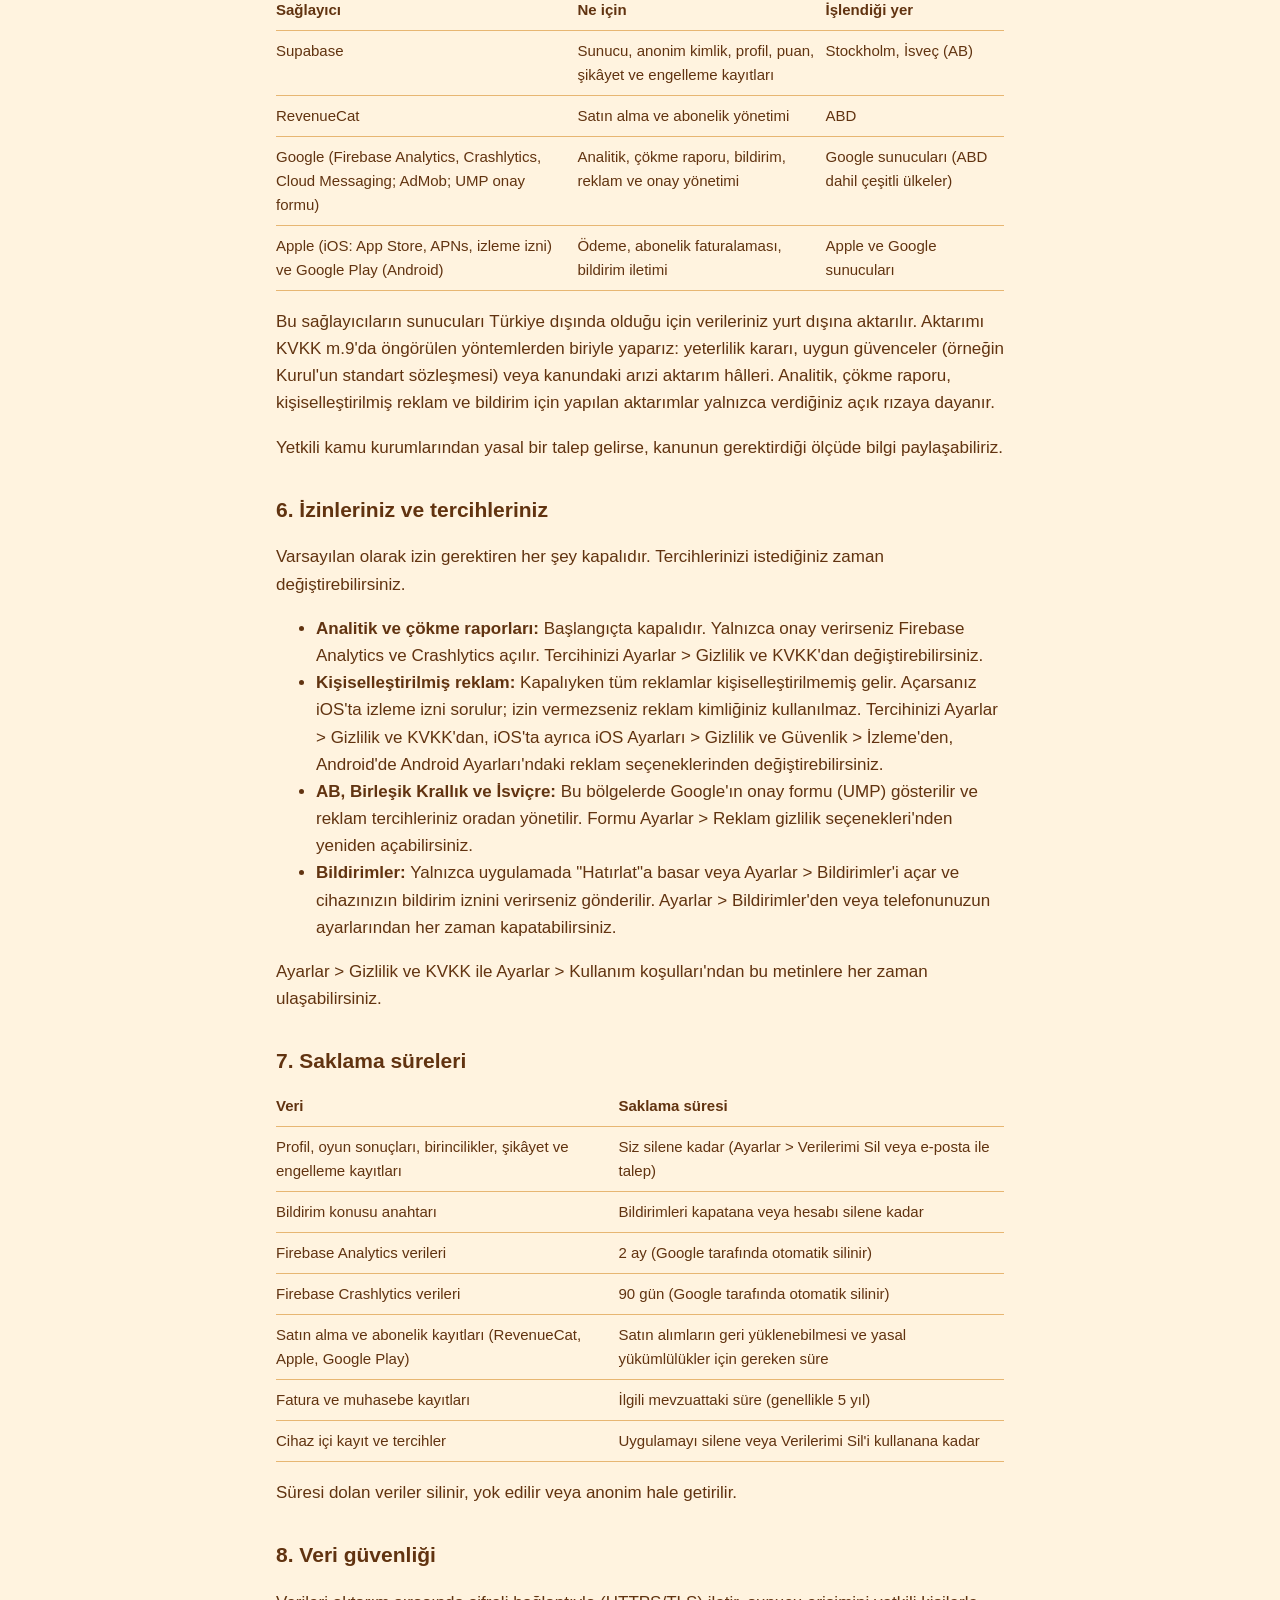
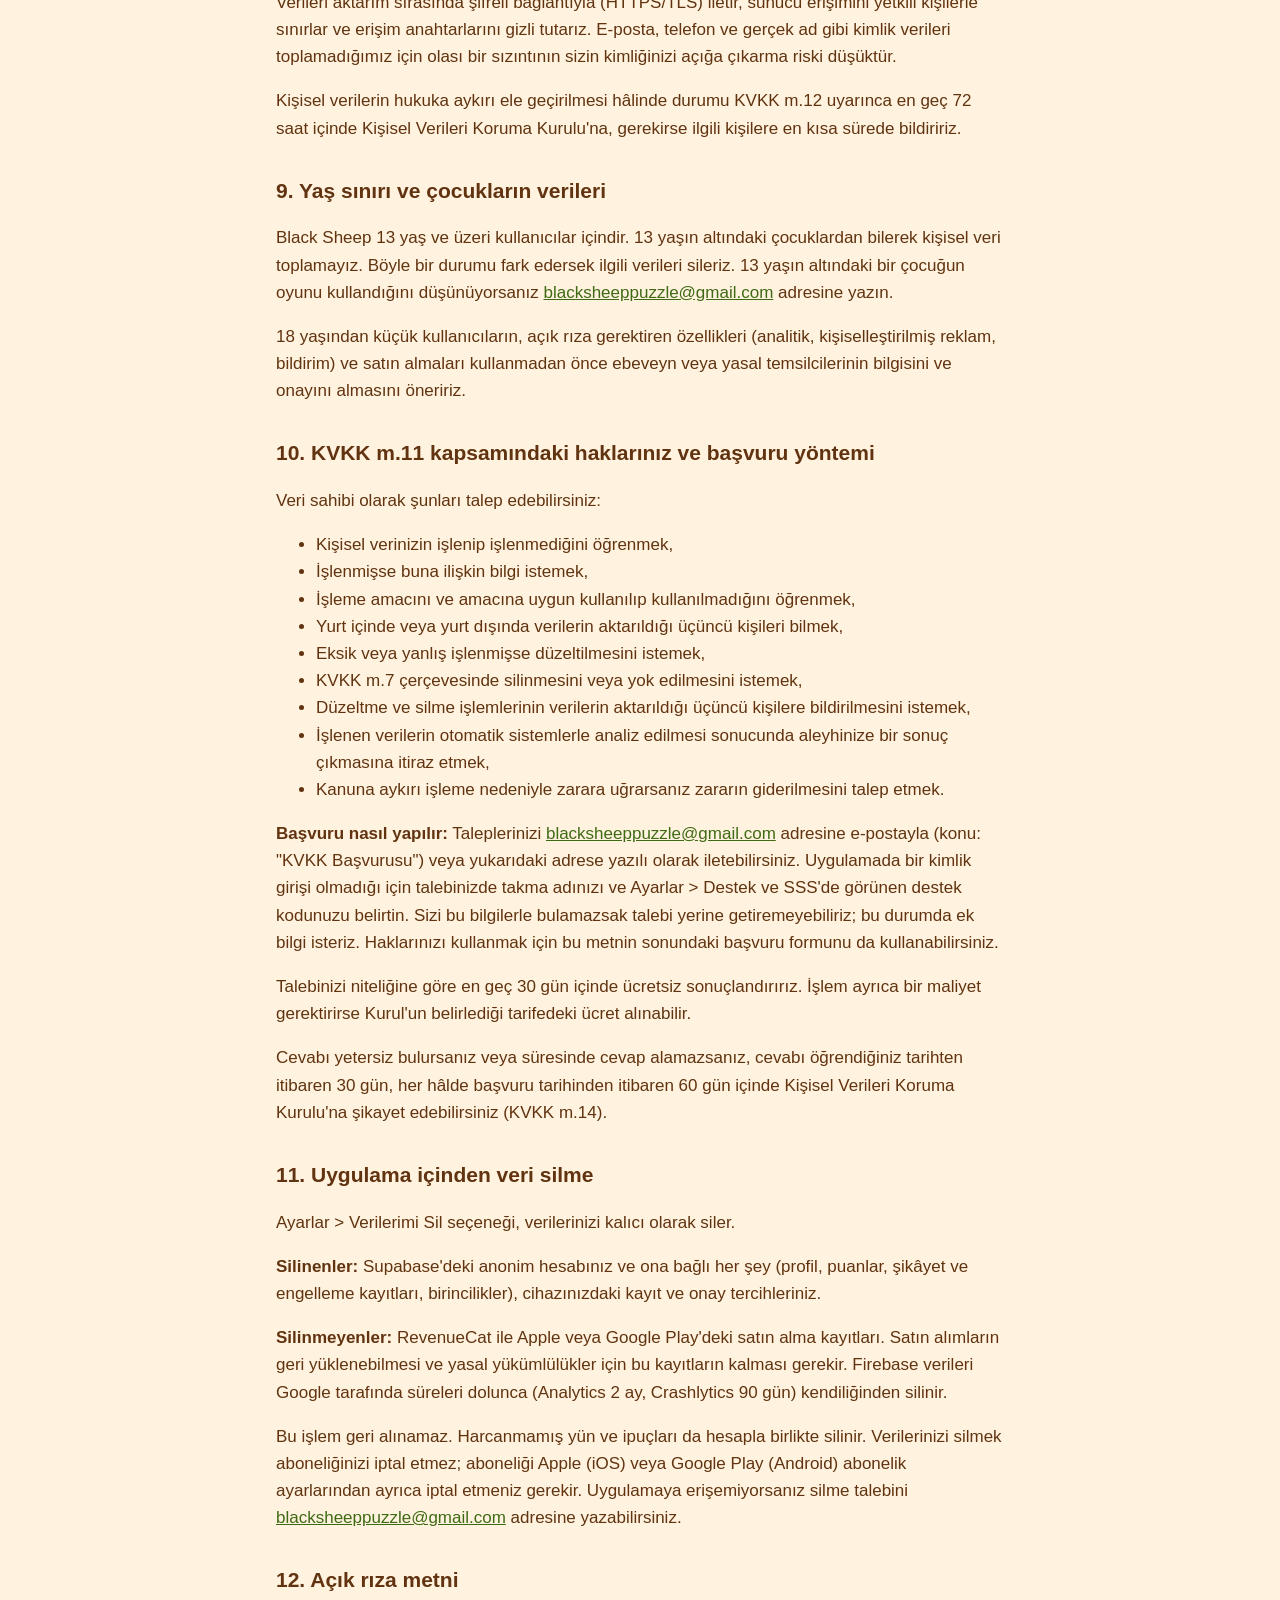
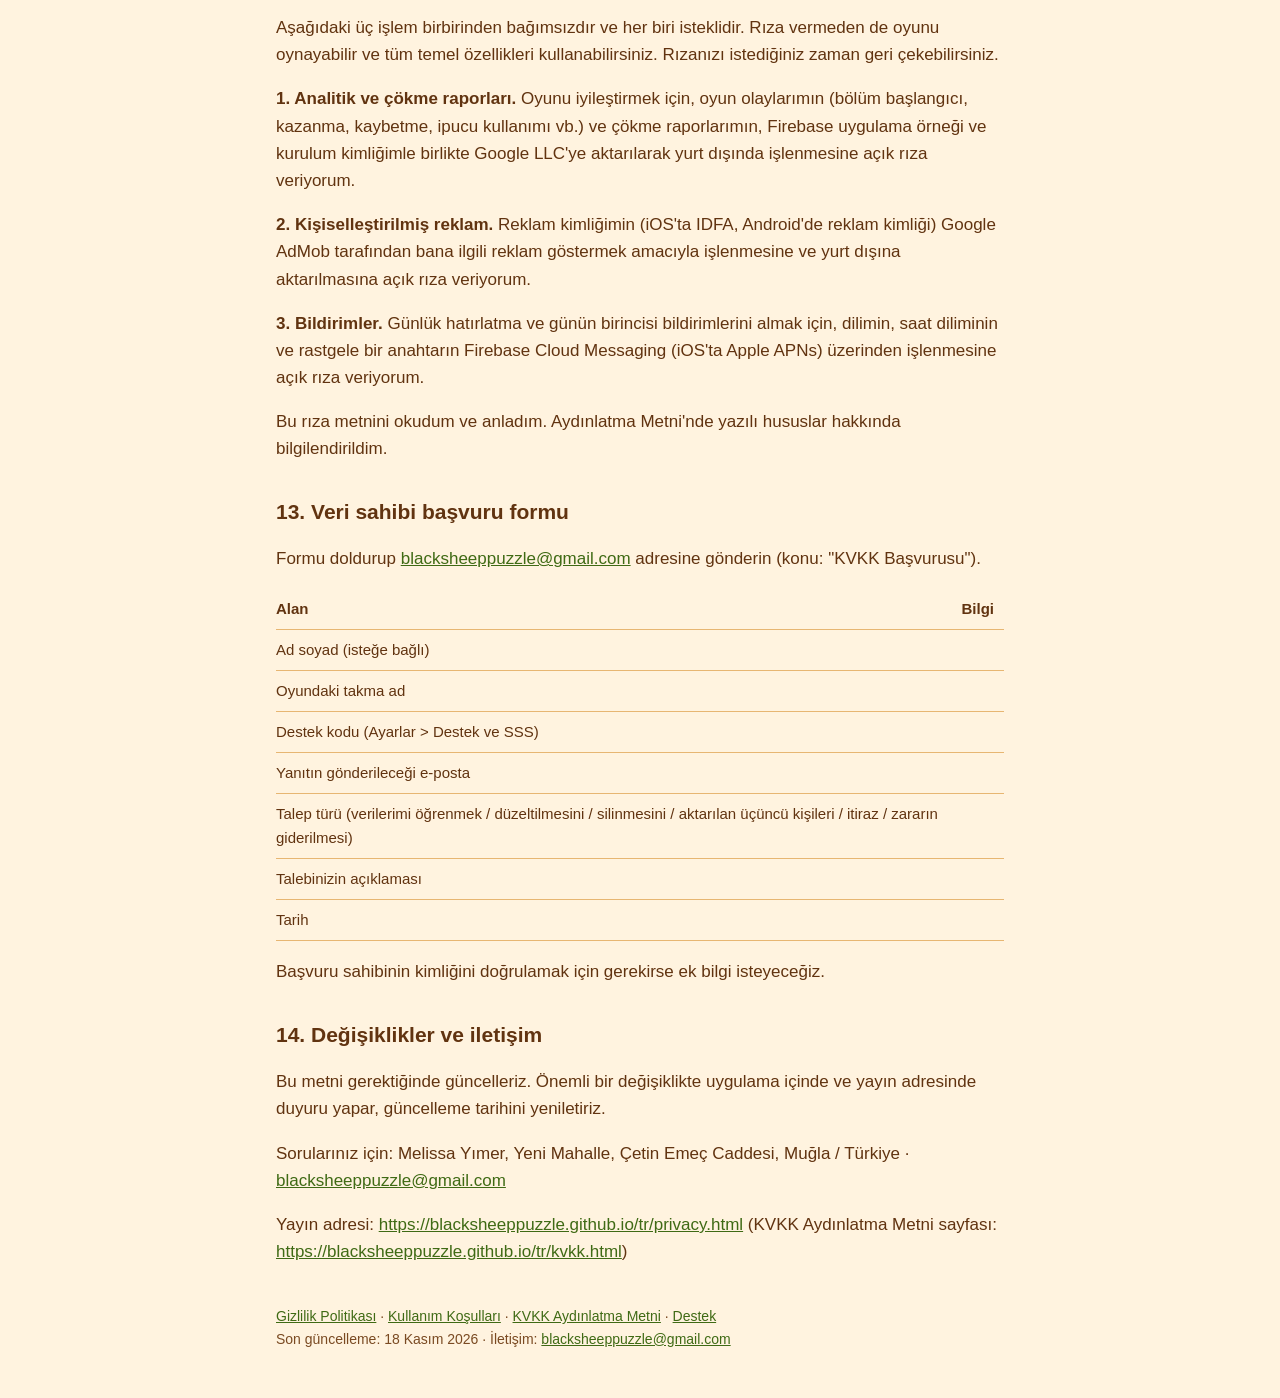
<file: tr/privacy.html>
<!doctype html>
<html lang="tr">
<head>
  <meta charset="utf-8">
  <meta name="viewport" content="width=device-width, initial-scale=1">
  <title>Gizlilik Politikası ve KVKK Aydınlatma Metni · Black Sheep</title>
  <link rel="stylesheet" href="../style.css">
</head>
<body>
<main>
  <header class="site"><a class="home" href="../index.html">Black Sheep</a><nav class="lang"><a href="../en/privacy.html" lang="en">English</a></nav></header>
  <h1>Gizlilik Politikası ve KVKK Aydınlatma Metni</h1>
  <p class="updated">Son güncelleme: 18 Kasım 2026</p>

<h2 id="s1">1. Giriş ve kapsam</h2>

<p>Bu metin, Black Sheep (Türkçe adıyla Kara Koyun) oyununu oynarken hangi kişisel verilerinizin işlendiğini, nedenini ve haklarınızı açıklar. Aynı zamanda 6698 sayılı Kişisel Verilerin Korunması Kanunu (KVKK) m.10 kapsamındaki aydınlatma yükümlülüğümüzü yerine getirir.</p>

<p>Oyun; e-posta, telefon, gerçek ad veya doğum tarihi istemez. Üyelik ve giriş ekranı yoktur. Bu yüzden topladığımız veri sınırlıdır ve aşağıda tek tek sayılmıştır.</p>

<p>Bu metin Black Sheep'in iOS ve Android sürümlerini kapsar; platformlara göre fark olan yerler ilgili başlıkta belirtilmiştir. Son güncelleme: 18 Kasım 2026.</p>

<h2 id="s2">2. Veri sorumlusu</h2>

<p>Kişisel verilerinizin veri sorumlusu, Black Sheep'i yayınlayan Melissa Yımer'dir (şahıs işletmesi). Bu metinde "biz" derken veri sorumlusunu kastediyoruz.</p>

<div class="table-wrap"><table>
<tr><th>Bilgi</th><th>Değer</th></tr>
<tr><td>Veri sorumlusu</td><td>Melissa Yımer (şahıs işletmesi)</td></tr>
<tr><td>Adres</td><td>Yeni Mahalle, Çetin Emeç Caddesi, Muğla / Türkiye</td></tr>
<tr><td>E-posta</td><td><a href="mailto:blacksheeppuzzle@gmail.com">blacksheeppuzzle@gmail.com</a></td></tr>
<tr><td>Vergi dairesi</td><td>Köyceğiz Vergi Dairesi</td></tr>
<tr><td>Vergi numarası</td><td>Talep halinde, iletişim e-postası üzerinden paylaşılır</td></tr>
<tr><td>Diğer ticari bilgiler</td><td>İletişim e-postası üzerinden talep edilebilir</td></tr>
</table></div>

<h2 id="s3">3. Topladığımız veriler</h2>

<p>Aşağıdaki tablo, oyunun işlediği tüm veri türlerini gösterir. İzin gerektirenler "yalnızca izin verirseniz" diye işaretlidir.</p>

<div class="table-wrap"><table>
<tr><th>Veri</th><th>Ne zaman ve nasıl oluşur</th><th>Nerede tutulur</th></tr>
<tr><td>Anonim kullanıcı kimliği (rastgele UUID)</td><td>Uygulama ilk açıldığında otomatik oluşur; giriş yoktur</td><td>Supabase</td></tr>
<tr><td>Profil: takma ad, hazır avatar numarası (1–39), rastgele teknik kimlik (Ayarlar &gt; Destek ve SSS'de destek kodu olarak gösterilir, diğer oyunculara gösterilmez), oluşturma ve güncelleme zamanı, moderasyonla gizlenme zamanı</td><td>Profilinizi oluşturduğunuzda</td><td>Supabase</td></tr>
<tr><td>Oyun sonuçları: bölüm, süre, hata ve ipucu sayısı, seri, Yonca puanı, günün birinciliği</td><td>Bir bölümü veya günlük bulmacayı bitirdiğinizde</td><td>Supabase</td></tr>
<tr><td>Şikâyet ve engelleme kayıtları (şikâyet eden, edilen, görünen ad, sebep, tarih)</td><td>Birini bildirdiğinizde veya engellediğinizde</td><td>Supabase</td></tr>
<tr><td>Bildirim konusu için rastgele anahtar</td><td>Yalnızca hatırlatmayı açarsanız</td><td>Supabase (özel tablo)</td></tr>
<tr><td>Çoban Kulübü haftalık yün hediyesinin verilme zamanı</td><td>Abonelik süresince</td><td>Supabase</td></tr>
<tr><td>Satın alma ve abonelik bilgisi: ürün, tarih, abonelik durumu</td><td>Satın aldığınızda</td><td>RevenueCat, Apple (iOS) veya Google Play (Android)</td></tr>
<tr><td>Analitik olaylar: bölüm başlangıcı, kazanma, kaybetme, ipucu, günlük bulmaca, mağaza satın alma, öğretici adımları</td><td>Yalnızca izin verirseniz</td><td>Google Firebase Analytics</td></tr>
<tr><td>Çökme raporları</td><td>Yalnızca izin verirseniz</td><td>Google Firebase Crashlytics</td></tr>
<tr><td>Firebase uygulama örneği ve kurulum kimliği</td><td>Yalnızca analitik veya çökme izni verirseniz</td><td>Google Firebase</td></tr>
<tr><td>Reklam kimliği (iOS'ta IDFA, Android'de reklam kimliği)</td><td>Yalnızca kişiselleştirilmiş reklamı açarsanız; iOS'ta ayrıca izleme izninde "İzin Ver"i seçmelisiniz</td><td>Google AdMob</td></tr>
<tr><td>Bildirim jetonu (FCM token)</td><td>Yalnızca bildirimleri açarsanız</td><td>Google FCM (iOS'ta Apple APNs üzerinden); sunucumuzda tutulmaz</td></tr>
<tr><td>İlerleme, ayarlar ve onay tercihleri</td><td>Oynadıkça</td><td>Yalnızca cihazınızda</td></tr>
<tr><td>IP adresi ve bağlantı bilgisi</td><td>Her internet isteğinde teknik olarak</td><td>Supabase, RevenueCat ve Google sistem kayıtları</td></tr>
</table></div>

<p>Uygulamamız IP adresinizi veya ülkenizi ayrıca kaydetmez ya da göndermez. Ancak internete bağlanan her uygulamada olduğu gibi IP adresi bu sunuculara ulaşır. Google, reklam ve onay formu için IP adresinden kaba konum (ülke veya bölge) çıkarabilir.</p>

<p><strong>Toplamadıklarımız:</strong> e-posta, telefon, gerçek ad, doğum tarihi, kesin konum, rehber, fotoğraf, mikrofon, kamera, cihaz kimliği (IDFV veya Android ID). Sunucu tablolarımızda ülke ve IP adresi de tutulmaz.</p>

<h2 id="s4">4. Verileri neden ve hangi hukuki sebeple işliyoruz</h2>

<div class="table-wrap"><table>
<tr><th>Amaç</th><th>Hukuki sebep (KVKK m.5)</th></tr>
<tr><td>Oyunu sunmak, ilerlemeyi ve liderlik tablosunu çalıştırmak, takma adı ve avatarı diğer oyunculara göstermek</td><td>Sözleşmenin kurulması ve ifası için gerekli olması (m.5/2-c)</td></tr>
<tr><td>Satın almaları ve abonelikleri doğrulamak, Çoban Kulübü haftalık yününü vermek</td><td>Sözleşmenin kurulması ve ifası (m.5/2-c)</td></tr>
<tr><td>Şikâyetleri incelemek, hileyi ve kötüye kullanımı önlemek, hizmetin güvenliğini sağlamak</td><td>Meşru menfaat (m.5/2-f)</td></tr>
<tr><td>Fatura, vergi ve yetkili makam taleplerini karşılamak; başvurularınızı yanıtlamak</td><td>Hukuki yükümlülük (m.5/2-ç)</td></tr>
<tr><td>Bir hakkı kurmak, kullanmak veya korumak</td><td>Bir hakkın tesisi, kullanılması veya korunması (m.5/2-e)</td></tr>
<tr><td>Analitik ve çökme raporlarıyla oyunu iyileştirmek</td><td>Açık rıza (m.5/1)</td></tr>
<tr><td>Kişiselleştirilmiş reklam göstermek</td><td>Açık rıza (m.5/1)</td></tr>
<tr><td>Günlük hatırlatma ve günün birincisi bildirimleri göndermek</td><td>Açık rıza (m.5/1)</td></tr>
</table></div>

<p>Özel nitelikli kişisel veri (sağlık, din, biyometrik veri vb.) işlemiyoruz. Açık rızanızı istediğiniz zaman geri çekebilirsiniz; bu, geri çekmeden önceki işlemlerin hukuka uygunluğunu etkilemez.</p>

<h2 id="s5">5. Hizmet sağlayıcılar ve verilerin aktarılması</h2>

<p>Verilerinizi satmayız ve reklam veri komisyoncularına vermeyiz. Hizmeti çalıştırmak için aşağıdaki sağlayıcıları kullanırız.</p>

<div class="table-wrap"><table>
<tr><th>Sağlayıcı</th><th>Ne için</th><th>İşlendiği yer</th></tr>
<tr><td>Supabase</td><td>Sunucu, anonim kimlik, profil, puan, şikâyet ve engelleme kayıtları</td><td>Stockholm, İsveç (AB)</td></tr>
<tr><td>RevenueCat</td><td>Satın alma ve abonelik yönetimi</td><td>ABD</td></tr>
<tr><td>Google (Firebase Analytics, Crashlytics, Cloud Messaging; AdMob; UMP onay formu)</td><td>Analitik, çökme raporu, bildirim, reklam ve onay yönetimi</td><td>Google sunucuları (ABD dahil çeşitli ülkeler)</td></tr>
<tr><td>Apple (iOS: App Store, APNs, izleme izni) ve Google Play (Android)</td><td>Ödeme, abonelik faturalaması, bildirim iletimi</td><td>Apple ve Google sunucuları</td></tr>
</table></div>

<p>Bu sağlayıcıların sunucuları Türkiye dışında olduğu için verileriniz yurt dışına aktarılır. Aktarımı KVKK m.9'da öngörülen yöntemlerden biriyle yaparız: yeterlilik kararı, uygun güvenceler (örneğin Kurul'un standart sözleşmesi) veya kanundaki arızi aktarım hâlleri. Analitik, çökme raporu, kişiselleştirilmiş reklam ve bildirim için yapılan aktarımlar yalnızca verdiğiniz açık rızaya dayanır.</p>

<p>Yetkili kamu kurumlarından yasal bir talep gelirse, kanunun gerektirdiği ölçüde bilgi paylaşabiliriz.</p>

<h2 id="s6">6. İzinleriniz ve tercihleriniz</h2>

<p>Varsayılan olarak izin gerektiren her şey kapalıdır. Tercihlerinizi istediğiniz zaman değiştirebilirsiniz.</p>

<ul>
  <li><strong>Analitik ve çökme raporları:</strong> Başlangıçta kapalıdır. Yalnızca onay verirseniz Firebase Analytics ve Crashlytics açılır. Tercihinizi Ayarlar &gt; Gizlilik ve KVKK'dan değiştirebilirsiniz.</li>
  <li><strong>Kişiselleştirilmiş reklam:</strong> Kapalıyken tüm reklamlar kişiselleştirilmemiş gelir. Açarsanız iOS'ta izleme izni sorulur; izin vermezseniz reklam kimliğiniz kullanılmaz. Tercihinizi Ayarlar &gt; Gizlilik ve KVKK'dan, iOS'ta ayrıca iOS Ayarları &gt; Gizlilik ve Güvenlik &gt; İzleme'den, Android'de Android Ayarları'ndaki reklam seçeneklerinden değiştirebilirsiniz.</li>
  <li><strong>AB, Birleşik Krallık ve İsviçre:</strong> Bu bölgelerde Google'ın onay formu (UMP) gösterilir ve reklam tercihleriniz oradan yönetilir. Formu Ayarlar &gt; Reklam gizlilik seçenekleri'nden yeniden açabilirsiniz.</li>
  <li><strong>Bildirimler:</strong> Yalnızca uygulamada "Hatırlat"a basar veya Ayarlar &gt; Bildirimler'i açar ve cihazınızın bildirim iznini verirseniz gönderilir. Ayarlar &gt; Bildirimler'den veya telefonunuzun ayarlarından her zaman kapatabilirsiniz.</li>
</ul>

<p>Ayarlar &gt; Gizlilik ve KVKK ile Ayarlar &gt; Kullanım koşulları'ndan bu metinlere her zaman ulaşabilirsiniz.</p>

<h2 id="s7">7. Saklama süreleri</h2>

<div class="table-wrap"><table>
<tr><th>Veri</th><th>Saklama süresi</th></tr>
<tr><td>Profil, oyun sonuçları, birincilikler, şikâyet ve engelleme kayıtları</td><td>Siz silene kadar (Ayarlar &gt; Verilerimi Sil veya e-posta ile talep)</td></tr>
<tr><td>Bildirim konusu anahtarı</td><td>Bildirimleri kapatana veya hesabı silene kadar</td></tr>
<tr><td>Firebase Analytics verileri</td><td>2 ay (Google tarafında otomatik silinir)</td></tr>
<tr><td>Firebase Crashlytics verileri</td><td>90 gün (Google tarafında otomatik silinir)</td></tr>
<tr><td>Satın alma ve abonelik kayıtları (RevenueCat, Apple, Google Play)</td><td>Satın alımların geri yüklenebilmesi ve yasal yükümlülükler için gereken süre</td></tr>
<tr><td>Fatura ve muhasebe kayıtları</td><td>İlgili mevzuattaki süre (genellikle 5 yıl)</td></tr>
<tr><td>Cihaz içi kayıt ve tercihler</td><td>Uygulamayı silene veya Verilerimi Sil'i kullanana kadar</td></tr>
</table></div>

<p>Süresi dolan veriler silinir, yok edilir veya anonim hale getirilir.</p>

<h2 id="s8">8. Veri güvenliği</h2>

<p>Verileri aktarım sırasında şifreli bağlantıyla (HTTPS/TLS) iletir, sunucu erişimini yetkili kişilerle sınırlar ve erişim anahtarlarını gizli tutarız. E-posta, telefon ve gerçek ad gibi kimlik verileri toplamadığımız için olası bir sızıntının sizin kimliğinizi açığa çıkarma riski düşüktür.</p>

<p>Kişisel verilerin hukuka aykırı ele geçirilmesi hâlinde durumu KVKK m.12 uyarınca en geç 72 saat içinde Kişisel Verileri Koruma Kurulu'na, gerekirse ilgili kişilere en kısa sürede bildiririz.</p>

<h2 id="s9">9. Yaş sınırı ve çocukların verileri</h2>

<p>Black Sheep 13 yaş ve üzeri kullanıcılar içindir. 13 yaşın altındaki çocuklardan bilerek kişisel veri toplamayız. Böyle bir durumu fark edersek ilgili verileri sileriz. 13 yaşın altındaki bir çocuğun oyunu kullandığını düşünüyorsanız <a href="mailto:blacksheeppuzzle@gmail.com">blacksheeppuzzle@gmail.com</a> adresine yazın.</p>

<p>18 yaşından küçük kullanıcıların, açık rıza gerektiren özellikleri (analitik, kişiselleştirilmiş reklam, bildirim) ve satın almaları kullanmadan önce ebeveyn veya yasal temsilcilerinin bilgisini ve onayını almasını öneririz.</p>

<h2 id="s10">10. KVKK m.11 kapsamındaki haklarınız ve başvuru yöntemi</h2>

<p>Veri sahibi olarak şunları talep edebilirsiniz:</p>

<ul>
  <li>Kişisel verinizin işlenip işlenmediğini öğrenmek,</li>
  <li>İşlenmişse buna ilişkin bilgi istemek,</li>
  <li>İşleme amacını ve amacına uygun kullanılıp kullanılmadığını öğrenmek,</li>
  <li>Yurt içinde veya yurt dışında verilerin aktarıldığı üçüncü kişileri bilmek,</li>
  <li>Eksik veya yanlış işlenmişse düzeltilmesini istemek,</li>
  <li>KVKK m.7 çerçevesinde silinmesini veya yok edilmesini istemek,</li>
  <li>Düzeltme ve silme işlemlerinin verilerin aktarıldığı üçüncü kişilere bildirilmesini istemek,</li>
  <li>İşlenen verilerin otomatik sistemlerle analiz edilmesi sonucunda aleyhinize bir sonuç çıkmasına itiraz etmek,</li>
  <li>Kanuna aykırı işleme nedeniyle zarara uğrarsanız zararın giderilmesini talep etmek.</li>
</ul>

<p><strong>Başvuru nasıl yapılır:</strong> Taleplerinizi <a href="mailto:blacksheeppuzzle@gmail.com">blacksheeppuzzle@gmail.com</a> adresine e-postayla (konu: "KVKK Başvurusu") veya yukarıdaki adrese yazılı olarak iletebilirsiniz. Uygulamada bir kimlik girişi olmadığı için talebinizde takma adınızı ve Ayarlar &gt; Destek ve SSS'de görünen destek kodunuzu belirtin. Sizi bu bilgilerle bulamazsak talebi yerine getiremeyebiliriz; bu durumda ek bilgi isteriz. Haklarınızı kullanmak için bu metnin sonundaki başvuru formunu da kullanabilirsiniz.</p>

<p>Talebinizi niteliğine göre en geç 30 gün içinde ücretsiz sonuçlandırırız. İşlem ayrıca bir maliyet gerektirirse Kurul'un belirlediği tarifedeki ücret alınabilir.</p>

<p>Cevabı yetersiz bulursanız veya süresinde cevap alamazsanız, cevabı öğrendiğiniz tarihten itibaren 30 gün, her hâlde başvuru tarihinden itibaren 60 gün içinde Kişisel Verileri Koruma Kurulu'na şikayet edebilirsiniz (KVKK m.14).</p>

<h2 id="s11">11. Uygulama içinden veri silme</h2>

<p>Ayarlar &gt; Verilerimi Sil seçeneği, verilerinizi kalıcı olarak siler.</p>

<p><strong>Silinenler:</strong> Supabase'deki anonim hesabınız ve ona bağlı her şey (profil, puanlar, şikâyet ve engelleme kayıtları, birincilikler), cihazınızdaki kayıt ve onay tercihleriniz.</p>

<p><strong>Silinmeyenler:</strong> RevenueCat ile Apple veya Google Play'deki satın alma kayıtları. Satın alımların geri yüklenebilmesi ve yasal yükümlülükler için bu kayıtların kalması gerekir. Firebase verileri Google tarafında süreleri dolunca (Analytics 2 ay, Crashlytics 90 gün) kendiliğinden silinir.</p>

<p>Bu işlem geri alınamaz. Harcanmamış yün ve ipuçları da hesapla birlikte silinir. Verilerinizi silmek aboneliğinizi iptal etmez; aboneliği Apple (iOS) veya Google Play (Android) abonelik ayarlarından ayrıca iptal etmeniz gerekir. Uygulamaya erişemiyorsanız silme talebini <a href="mailto:blacksheeppuzzle@gmail.com">blacksheeppuzzle@gmail.com</a> adresine yazabilirsiniz.</p>

<h2 id="s12">12. Açık rıza metni</h2>

<p>Aşağıdaki üç işlem birbirinden bağımsızdır ve her biri isteklidir. Rıza vermeden de oyunu oynayabilir ve tüm temel özellikleri kullanabilirsiniz. Rızanızı istediğiniz zaman geri çekebilirsiniz.</p>

<p><strong>1. Analitik ve çökme raporları.</strong> Oyunu iyileştirmek için, oyun olaylarımın (bölüm başlangıcı, kazanma, kaybetme, ipucu kullanımı vb.) ve çökme raporlarımın, Firebase uygulama örneği ve kurulum kimliğimle birlikte Google LLC'ye aktarılarak yurt dışında işlenmesine açık rıza veriyorum.</p>

<p><strong>2. Kişiselleştirilmiş reklam.</strong> Reklam kimliğimin (iOS'ta IDFA, Android'de reklam kimliği) Google AdMob tarafından bana ilgili reklam göstermek amacıyla işlenmesine ve yurt dışına aktarılmasına açık rıza veriyorum.</p>

<p><strong>3. Bildirimler.</strong> Günlük hatırlatma ve günün birincisi bildirimlerini almak için, dilimin, saat diliminin ve rastgele bir anahtarın Firebase Cloud Messaging (iOS'ta Apple APNs) üzerinden işlenmesine açık rıza veriyorum.</p>

<p>Bu rıza metnini okudum ve anladım. Aydınlatma Metni'nde yazılı hususlar hakkında bilgilendirildim.</p>

<h2 id="s13">13. Veri sahibi başvuru formu</h2>

<p>Formu doldurup <a href="mailto:blacksheeppuzzle@gmail.com">blacksheeppuzzle@gmail.com</a> adresine gönderin (konu: "KVKK Başvurusu").</p>

<div class="table-wrap"><table>
<tr><th>Alan</th><th>Bilgi</th></tr>
<tr><td>Ad soyad (isteğe bağlı)</td><td></td></tr>
<tr><td>Oyundaki takma ad</td><td></td></tr>
<tr><td>Destek kodu (Ayarlar &gt; Destek ve SSS)</td><td></td></tr>
<tr><td>Yanıtın gönderileceği e-posta</td><td></td></tr>
<tr><td>Talep türü (verilerimi öğrenmek / düzeltilmesini / silinmesini / aktarılan üçüncü kişileri / itiraz / zararın giderilmesi)</td><td></td></tr>
<tr><td>Talebinizin açıklaması</td><td></td></tr>
<tr><td>Tarih</td><td></td></tr>
</table></div>

<p>Başvuru sahibinin kimliğini doğrulamak için gerekirse ek bilgi isteyeceğiz.</p>

<h2 id="s14">14. Değişiklikler ve iletişim</h2>

<p>Bu metni gerektiğinde güncelleriz. Önemli bir değişiklikte uygulama içinde ve yayın adresinde duyuru yapar, güncelleme tarihini yeniletiriz.</p>

<p>Sorularınız için: Melissa Yımer, Yeni Mahalle, Çetin Emeç Caddesi, Muğla / Türkiye · <a href="mailto:blacksheeppuzzle@gmail.com">blacksheeppuzzle@gmail.com</a></p>

<p>Yayın adresi: <a href="https://blacksheeppuzzle.github.io/tr/privacy.html">https://blacksheeppuzzle.github.io/tr/privacy.html</a> (KVKK Aydınlatma Metni sayfası: <a href="https://blacksheeppuzzle.github.io/tr/kvkk.html">https://blacksheeppuzzle.github.io/tr/kvkk.html</a>)</p>

  <footer><a href="privacy.html">Gizlilik Politikası</a> · <a href="terms.html">Kullanım Koşulları</a> · <a href="kvkk.html">KVKK Aydınlatma Metni</a> · <a href="support.html">Destek</a><br>
    Son güncelleme: 18 Kasım 2026 · İletişim: <a href="mailto:blacksheeppuzzle@gmail.com">blacksheeppuzzle@gmail.com</a></footer>
</main>
</body>
</html>
</file>
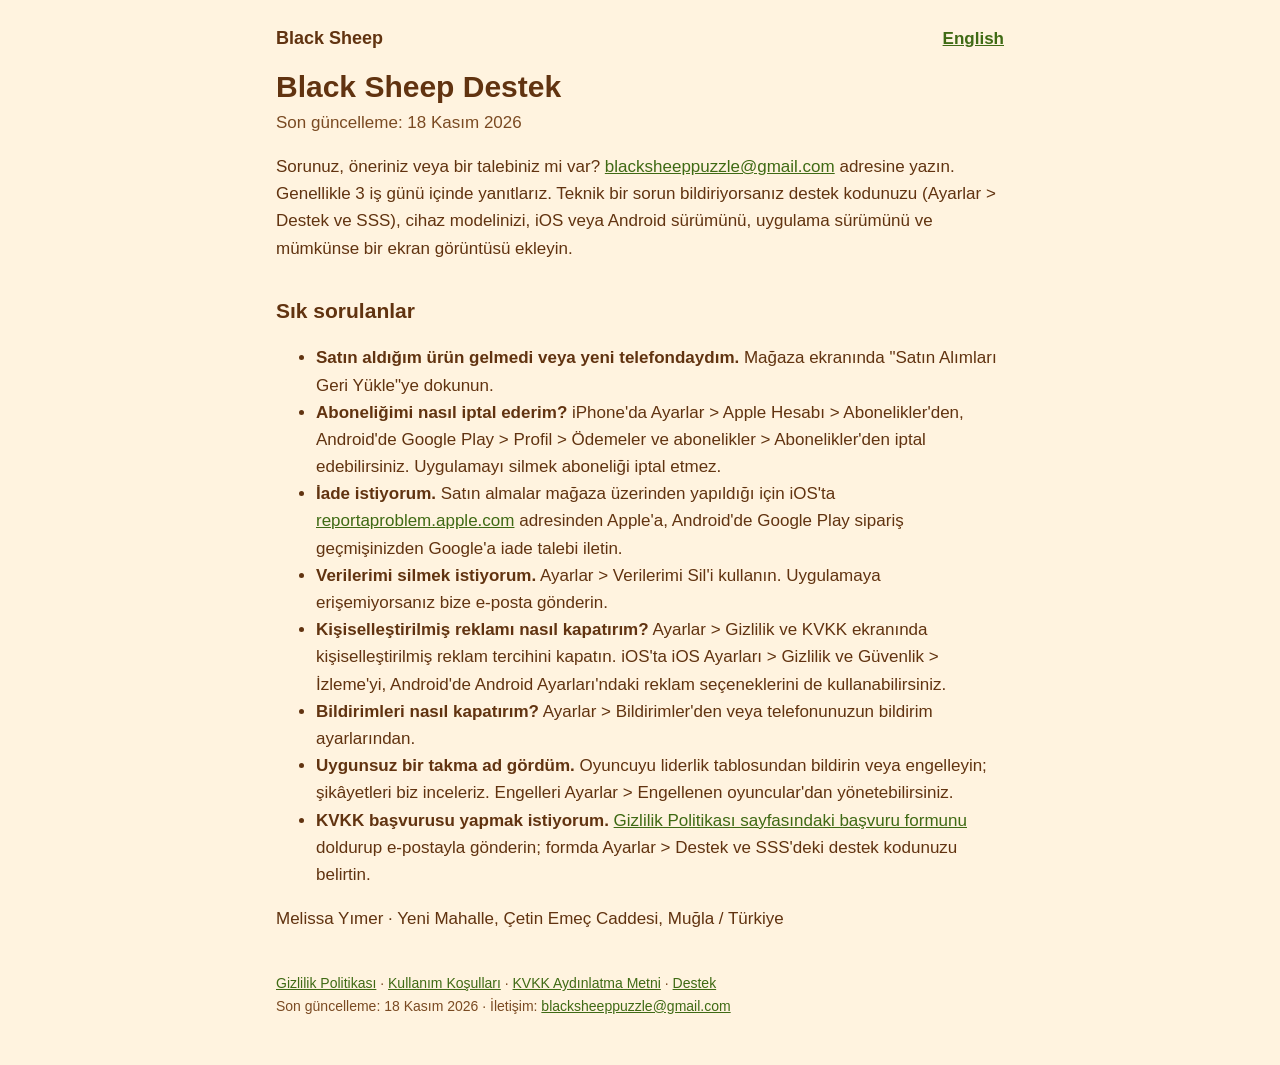
<file: tr/support.html>
<!doctype html>
<html lang="tr">
<head>
  <meta charset="utf-8">
  <meta name="viewport" content="width=device-width, initial-scale=1">
  <title>Black Sheep Destek · Black Sheep</title>
  <link rel="stylesheet" href="../style.css">
</head>
<body>
<main>
  <header class="site"><a class="home" href="../index.html">Black Sheep</a><nav class="lang"><a href="../en/support.html" lang="en">English</a></nav></header>
  <h1>Black Sheep Destek</h1>
  <p class="updated">Son güncelleme: 18 Kasım 2026</p>

<p>Sorunuz, öneriniz veya bir talebiniz mi var? <a href="mailto:blacksheeppuzzle@gmail.com">blacksheeppuzzle@gmail.com</a> adresine yazın. Genellikle 3 iş günü içinde yanıtlarız. Teknik bir sorun bildiriyorsanız destek kodunuzu (Ayarlar &gt; Destek ve SSS), cihaz modelinizi, iOS veya Android sürümünü, uygulama sürümünü ve mümkünse bir ekran görüntüsü ekleyin.</p>

<h2>Sık sorulanlar</h2>

<ul>
  <li><strong>Satın aldığım ürün gelmedi veya yeni telefondaydım.</strong> Mağaza ekranında "Satın Alımları Geri Yükle"ye dokunun.</li>
  <li><strong>Aboneliğimi nasıl iptal ederim?</strong> iPhone'da Ayarlar &gt; Apple Hesabı &gt; Abonelikler'den, Android'de Google Play &gt; Profil &gt; Ödemeler ve abonelikler &gt; Abonelikler'den iptal edebilirsiniz. Uygulamayı silmek aboneliği iptal etmez.</li>
  <li><strong>İade istiyorum.</strong> Satın almalar mağaza üzerinden yapıldığı için iOS'ta <a href="https://reportaproblem.apple.com">reportaproblem.apple.com</a> adresinden Apple'a, Android'de Google Play sipariş geçmişinizden Google'a iade talebi iletin.</li>
  <li><strong>Verilerimi silmek istiyorum.</strong> Ayarlar &gt; Verilerimi Sil'i kullanın. Uygulamaya erişemiyorsanız bize e-posta gönderin.</li>
  <li><strong>Kişiselleştirilmiş reklamı nasıl kapatırım?</strong> Ayarlar &gt; Gizlilik ve KVKK ekranında kişiselleştirilmiş reklam tercihini kapatın. iOS'ta iOS Ayarları &gt; Gizlilik ve Güvenlik &gt; İzleme'yi, Android'de Android Ayarları'ndaki reklam seçeneklerini de kullanabilirsiniz.</li>
  <li><strong>Bildirimleri nasıl kapatırım?</strong> Ayarlar &gt; Bildirimler'den veya telefonunuzun bildirim ayarlarından.</li>
  <li><strong>Uygunsuz bir takma ad gördüm.</strong> Oyuncuyu liderlik tablosundan bildirin veya engelleyin; şikâyetleri biz inceleriz. Engelleri Ayarlar &gt; Engellenen oyuncular'dan yönetebilirsiniz.</li>
  <li><strong>KVKK başvurusu yapmak istiyorum.</strong> <a href="kvkk.html#s13">Gizlilik Politikası sayfasındaki başvuru formunu</a> doldurup e-postayla gönderin; formda Ayarlar &gt; Destek ve SSS'deki destek kodunuzu belirtin.</li>
</ul>

<p>Melissa Yımer · Yeni Mahalle, Çetin Emeç Caddesi, Muğla / Türkiye</p>

  <footer><a href="privacy.html">Gizlilik Politikası</a> · <a href="terms.html">Kullanım Koşulları</a> · <a href="kvkk.html">KVKK Aydınlatma Metni</a> · <a href="support.html">Destek</a><br>
    Son güncelleme: 18 Kasım 2026 · İletişim: <a href="mailto:blacksheeppuzzle@gmail.com">blacksheeppuzzle@gmail.com</a></footer>
</main>
</body>
</html>
</file>
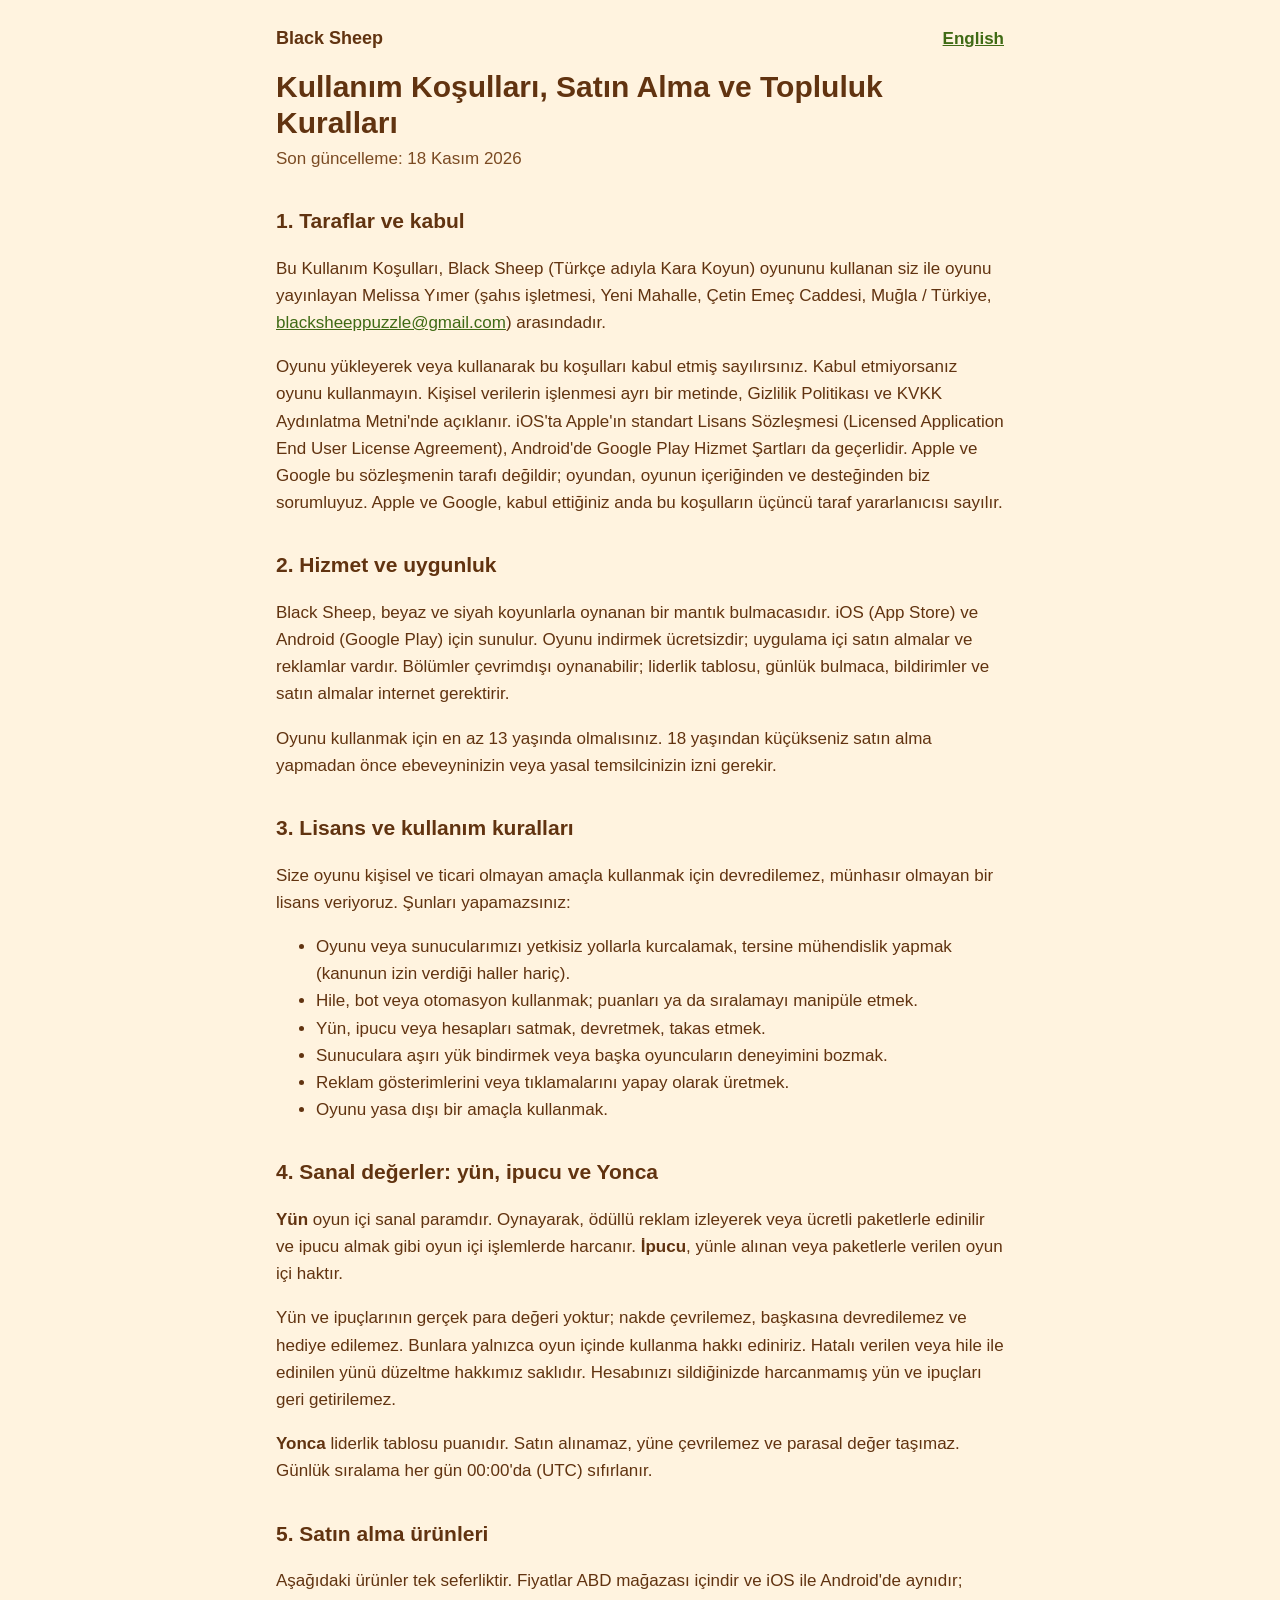
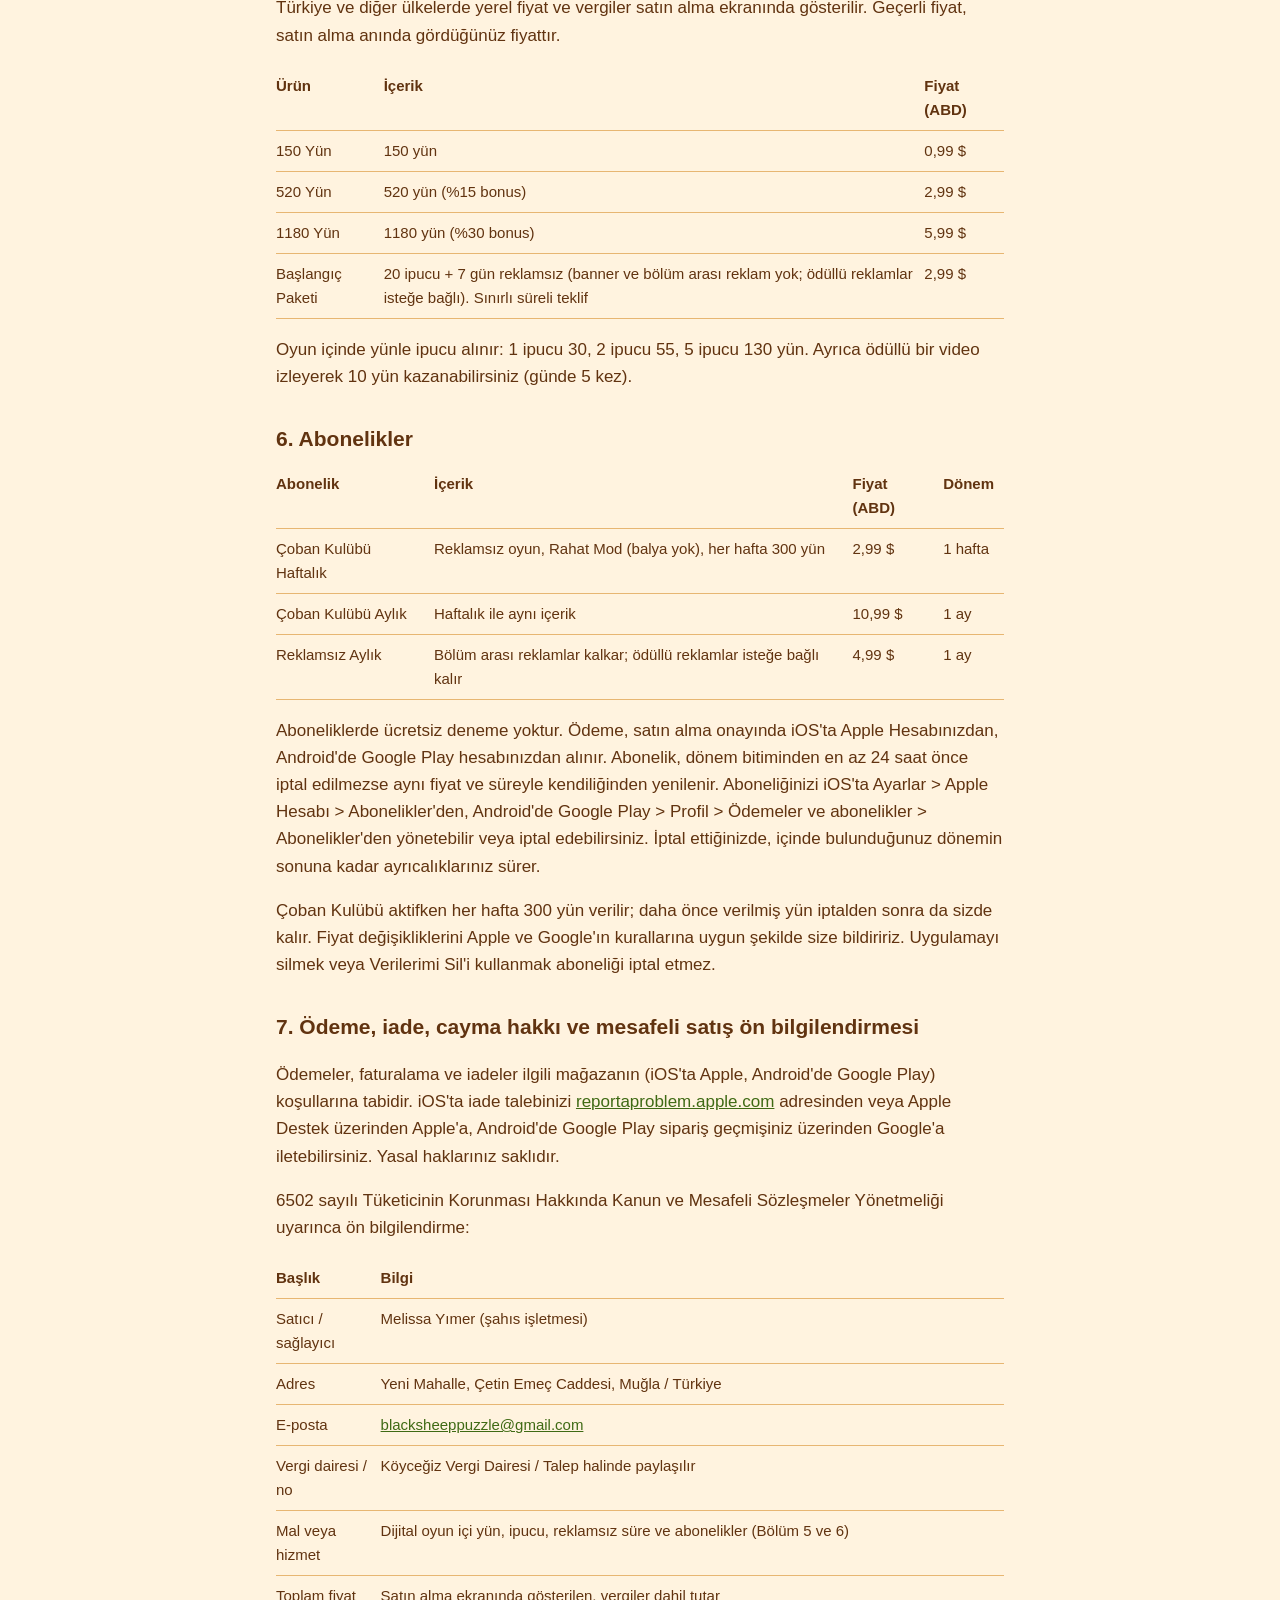
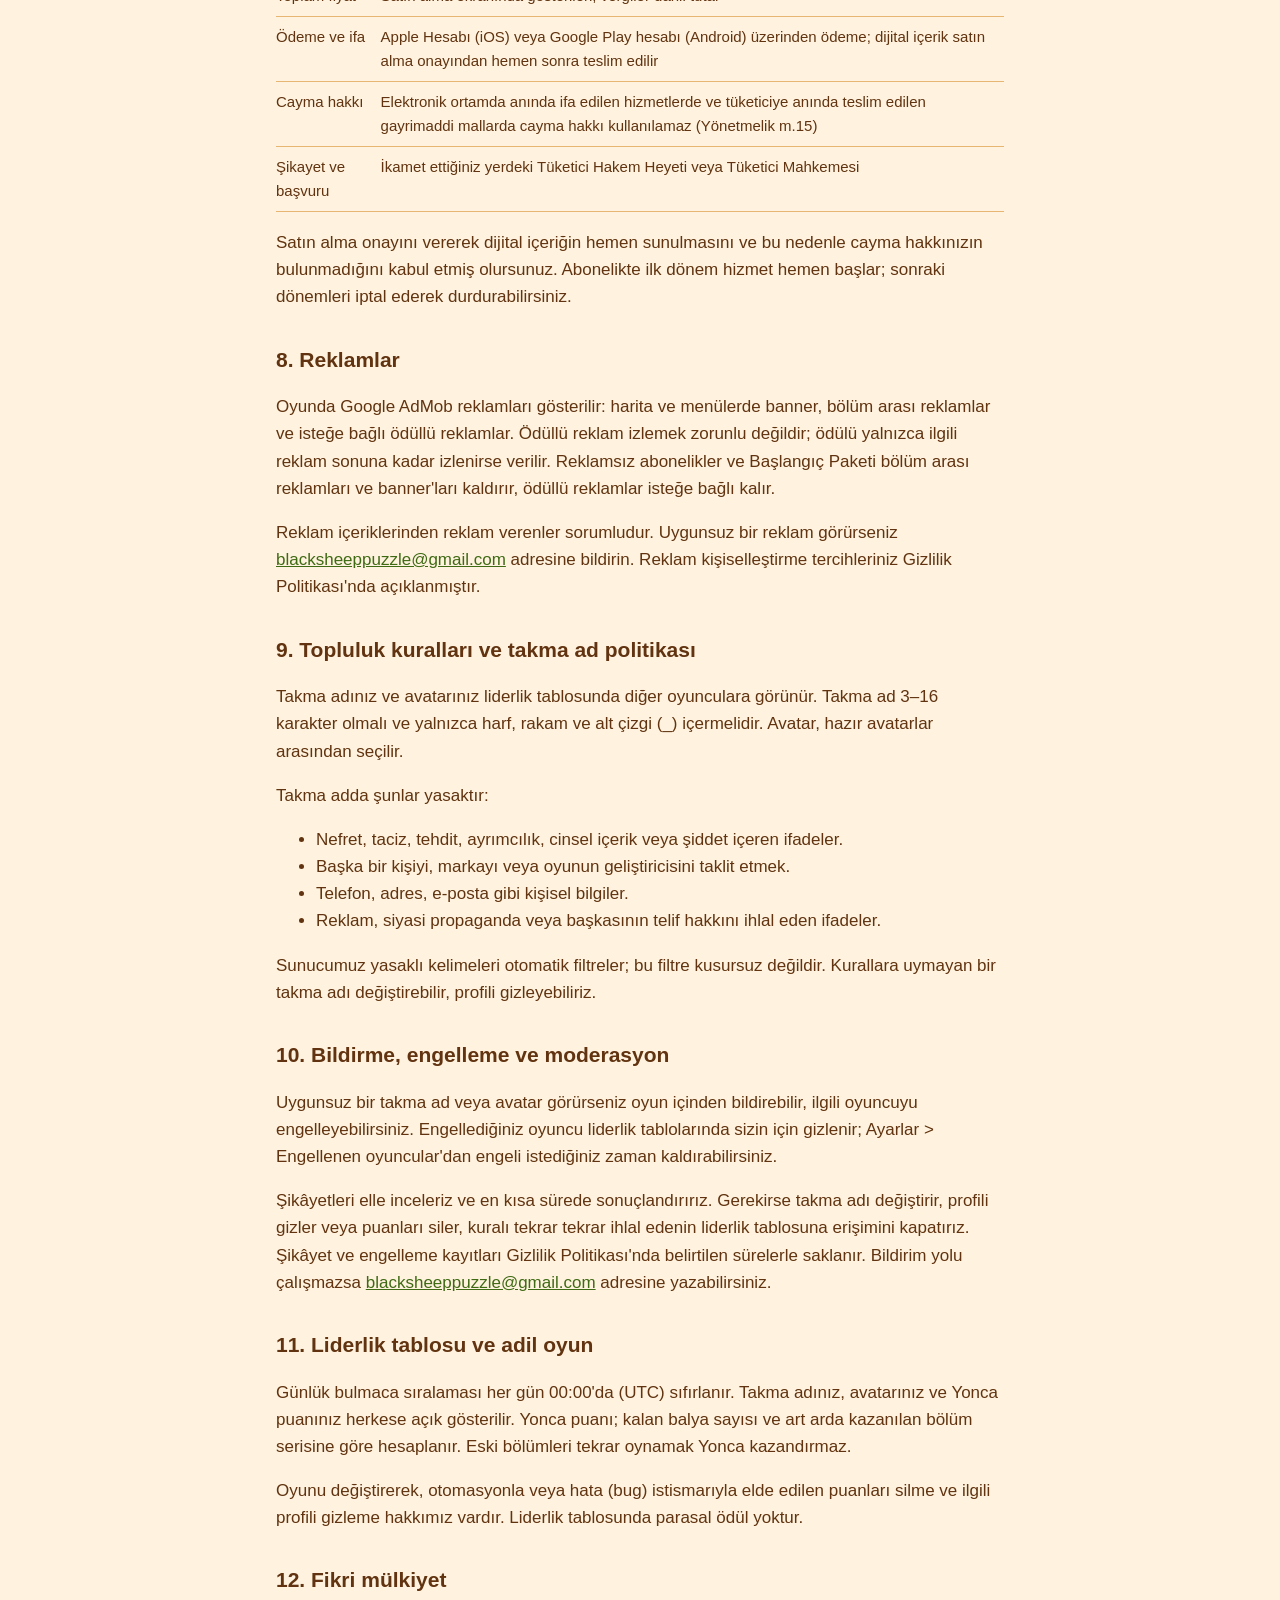
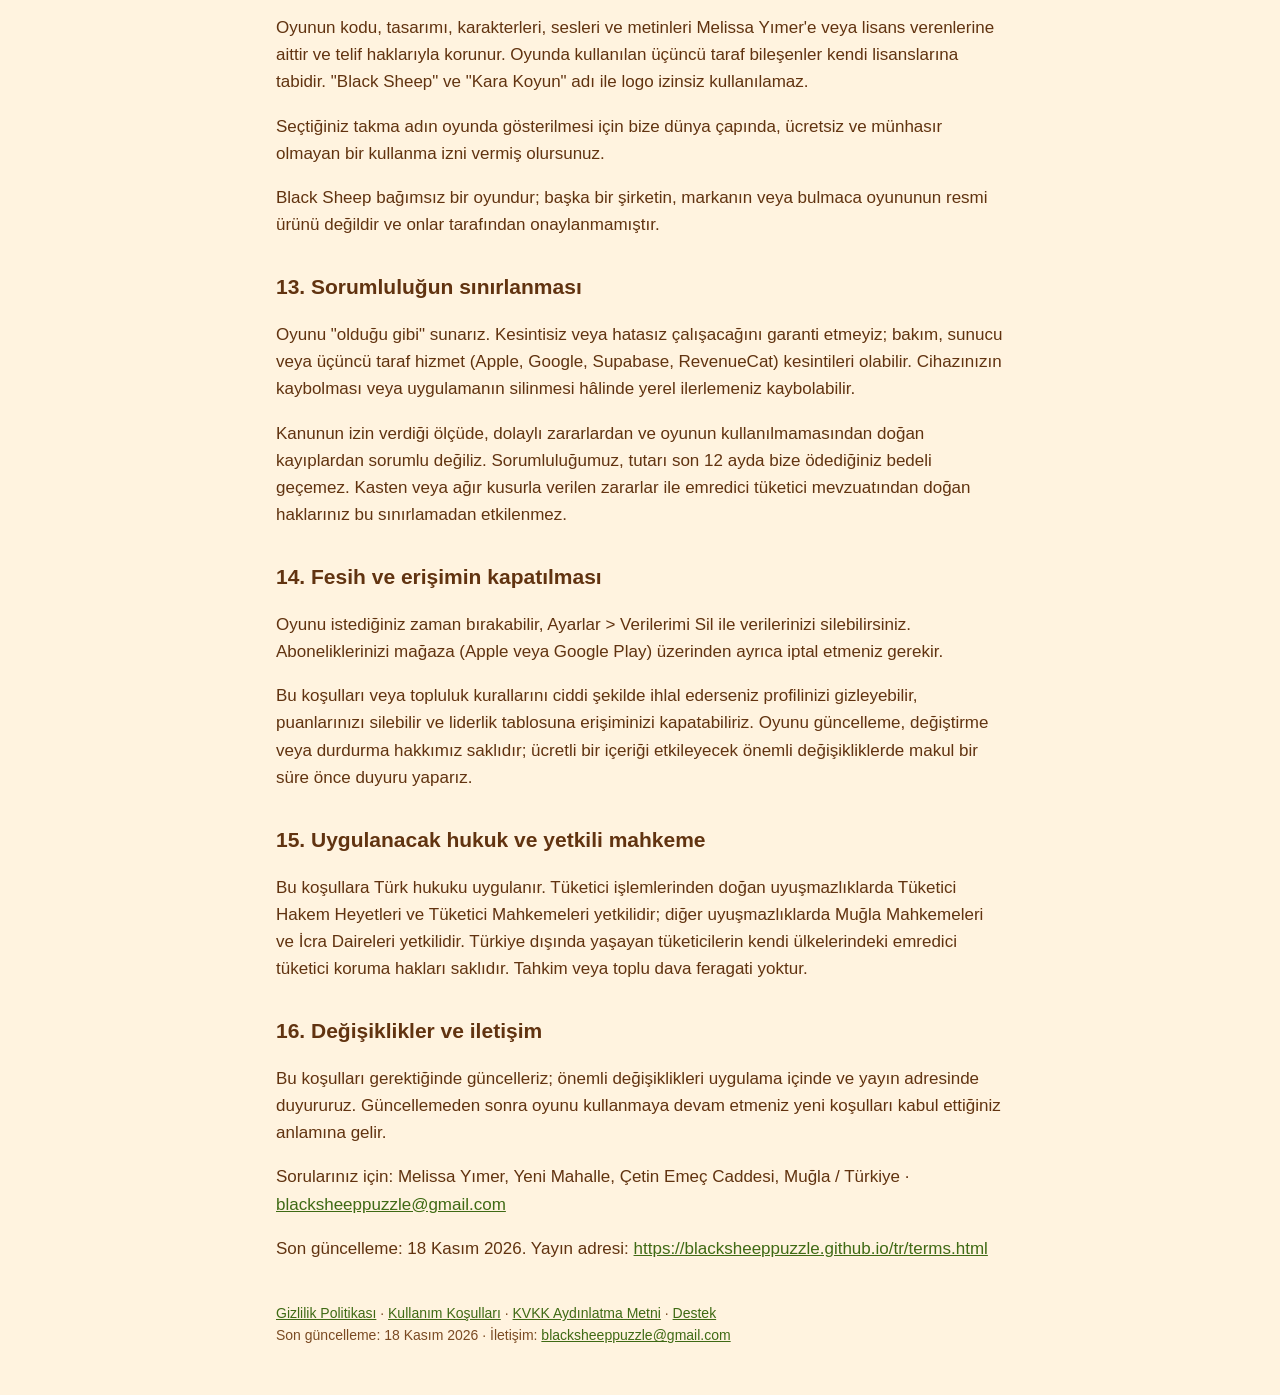
<file: tr/terms.html>
<!doctype html>
<html lang="tr">
<head>
  <meta charset="utf-8">
  <meta name="viewport" content="width=device-width, initial-scale=1">
  <title>Kullanım Koşulları, Satın Alma ve Topluluk Kuralları · Black Sheep</title>
  <link rel="stylesheet" href="../style.css">
</head>
<body>
<main>
  <header class="site"><a class="home" href="../index.html">Black Sheep</a><nav class="lang"><a href="../en/terms.html" lang="en">English</a></nav></header>
  <h1>Kullanım Koşulları, Satın Alma ve Topluluk Kuralları</h1>
  <p class="updated">Son güncelleme: 18 Kasım 2026</p>

<h2 id="s1">1. Taraflar ve kabul</h2>

<p>Bu Kullanım Koşulları, Black Sheep (Türkçe adıyla Kara Koyun) oyununu kullanan siz ile oyunu yayınlayan Melissa Yımer (şahıs işletmesi, Yeni Mahalle, Çetin Emeç Caddesi, Muğla / Türkiye, <a href="mailto:blacksheeppuzzle@gmail.com">blacksheeppuzzle@gmail.com</a>) arasındadır.</p>

<p>Oyunu yükleyerek veya kullanarak bu koşulları kabul etmiş sayılırsınız. Kabul etmiyorsanız oyunu kullanmayın. Kişisel verilerin işlenmesi ayrı bir metinde, Gizlilik Politikası ve KVKK Aydınlatma Metni'nde açıklanır. iOS'ta Apple'ın standart Lisans Sözleşmesi (Licensed Application End User License Agreement), Android'de Google Play Hizmet Şartları da geçerlidir. Apple ve Google bu sözleşmenin tarafı değildir; oyundan, oyunun içeriğinden ve desteğinden biz sorumluyuz. Apple ve Google, kabul ettiğiniz anda bu koşulların üçüncü taraf yararlanıcısı sayılır.</p>

<h2 id="s2">2. Hizmet ve uygunluk</h2>

<p>Black Sheep, beyaz ve siyah koyunlarla oynanan bir mantık bulmacasıdır. iOS (App Store) ve Android (Google Play) için sunulur. Oyunu indirmek ücretsizdir; uygulama içi satın almalar ve reklamlar vardır. Bölümler çevrimdışı oynanabilir; liderlik tablosu, günlük bulmaca, bildirimler ve satın almalar internet gerektirir.</p>

<p>Oyunu kullanmak için en az 13 yaşında olmalısınız. 18 yaşından küçükseniz satın alma yapmadan önce ebeveyninizin veya yasal temsilcinizin izni gerekir.</p>

<h2 id="s3">3. Lisans ve kullanım kuralları</h2>

<p>Size oyunu kişisel ve ticari olmayan amaçla kullanmak için devredilemez, münhasır olmayan bir lisans veriyoruz. Şunları yapamazsınız:</p>

<ul>
  <li>Oyunu veya sunucularımızı yetkisiz yollarla kurcalamak, tersine mühendislik yapmak (kanunun izin verdiği haller hariç).</li>
  <li>Hile, bot veya otomasyon kullanmak; puanları ya da sıralamayı manipüle etmek.</li>
  <li>Yün, ipucu veya hesapları satmak, devretmek, takas etmek.</li>
  <li>Sunuculara aşırı yük bindirmek veya başka oyuncuların deneyimini bozmak.</li>
  <li>Reklam gösterimlerini veya tıklamalarını yapay olarak üretmek.</li>
  <li>Oyunu yasa dışı bir amaçla kullanmak.</li>
</ul>

<h2 id="s4">4. Sanal değerler: yün, ipucu ve Yonca</h2>

<p><strong>Yün</strong> oyun içi sanal paramdır. Oynayarak, ödüllü reklam izleyerek veya ücretli paketlerle edinilir ve ipucu almak gibi oyun içi işlemlerde harcanır. <strong>İpucu</strong>, yünle alınan veya paketlerle verilen oyun içi haktır.</p>

<p>Yün ve ipuçlarının gerçek para değeri yoktur; nakde çevrilemez, başkasına devredilemez ve hediye edilemez. Bunlara yalnızca oyun içinde kullanma hakkı ediniriz. Hatalı verilen veya hile ile edinilen yünü düzeltme hakkımız saklıdır. Hesabınızı sildiğinizde harcanmamış yün ve ipuçları geri getirilemez.</p>

<p><strong>Yonca</strong> liderlik tablosu puanıdır. Satın alınamaz, yüne çevrilemez ve parasal değer taşımaz. Günlük sıralama her gün 00:00'da (UTC) sıfırlanır.</p>

<h2 id="s5">5. Satın alma ürünleri</h2>

<p>Aşağıdaki ürünler tek seferliktir. Fiyatlar ABD mağazası içindir ve iOS ile Android'de aynıdır; Türkiye ve diğer ülkelerde yerel fiyat ve vergiler satın alma ekranında gösterilir. Geçerli fiyat, satın alma anında gördüğünüz fiyattır.</p>

<div class="table-wrap"><table>
<tr><th>Ürün</th><th>İçerik</th><th>Fiyat (ABD)</th></tr>
<tr><td>150 Yün</td><td>150 yün</td><td>0,99 $</td></tr>
<tr><td>520 Yün</td><td>520 yün (%15 bonus)</td><td>2,99 $</td></tr>
<tr><td>1180 Yün</td><td>1180 yün (%30 bonus)</td><td>5,99 $</td></tr>
<tr><td>Başlangıç Paketi</td><td>20 ipucu + 7 gün reklamsız (banner ve bölüm arası reklam yok; ödüllü reklamlar isteğe bağlı). Sınırlı süreli teklif</td><td>2,99 $</td></tr>
</table></div>

<p>Oyun içinde yünle ipucu alınır: 1 ipucu 30, 2 ipucu 55, 5 ipucu 130 yün. Ayrıca ödüllü bir video izleyerek 10 yün kazanabilirsiniz (günde 5 kez).</p>

<h2 id="s6">6. Abonelikler</h2>

<div class="table-wrap"><table>
<tr><th>Abonelik</th><th>İçerik</th><th>Fiyat (ABD)</th><th>Dönem</th></tr>
<tr><td>Çoban Kulübü Haftalık</td><td>Reklamsız oyun, Rahat Mod (balya yok), her hafta 300 yün</td><td>2,99 $</td><td>1 hafta</td></tr>
<tr><td>Çoban Kulübü Aylık</td><td>Haftalık ile aynı içerik</td><td>10,99 $</td><td>1 ay</td></tr>
<tr><td>Reklamsız Aylık</td><td>Bölüm arası reklamlar kalkar; ödüllü reklamlar isteğe bağlı kalır</td><td>4,99 $</td><td>1 ay</td></tr>
</table></div>

<p>Aboneliklerde ücretsiz deneme yoktur. Ödeme, satın alma onayında iOS'ta Apple Hesabınızdan, Android'de Google Play hesabınızdan alınır. Abonelik, dönem bitiminden en az 24 saat önce iptal edilmezse aynı fiyat ve süreyle kendiliğinden yenilenir. Aboneliğinizi iOS'ta Ayarlar &gt; Apple Hesabı &gt; Abonelikler'den, Android'de Google Play &gt; Profil &gt; Ödemeler ve abonelikler &gt; Abonelikler'den yönetebilir veya iptal edebilirsiniz. İptal ettiğinizde, içinde bulunduğunuz dönemin sonuna kadar ayrıcalıklarınız sürer.</p>

<p>Çoban Kulübü aktifken her hafta 300 yün verilir; daha önce verilmiş yün iptalden sonra da sizde kalır. Fiyat değişikliklerini Apple ve Google'ın kurallarına uygun şekilde size bildiririz. Uygulamayı silmek veya Verilerimi Sil'i kullanmak aboneliği iptal etmez.</p>

<h2 id="s7">7. Ödeme, iade, cayma hakkı ve mesafeli satış ön bilgilendirmesi</h2>

<p>Ödemeler, faturalama ve iadeler ilgili mağazanın (iOS'ta Apple, Android'de Google Play) koşullarına tabidir. iOS'ta iade talebinizi <a href="https://reportaproblem.apple.com">reportaproblem.apple.com</a> adresinden veya Apple Destek üzerinden Apple'a, Android'de Google Play sipariş geçmişiniz üzerinden Google'a iletebilirsiniz. Yasal haklarınız saklıdır.</p>

<p>6502 sayılı Tüketicinin Korunması Hakkında Kanun ve Mesafeli Sözleşmeler Yönetmeliği uyarınca ön bilgilendirme:</p>

<div class="table-wrap"><table>
<tr><th>Başlık</th><th>Bilgi</th></tr>
<tr><td>Satıcı / sağlayıcı</td><td>Melissa Yımer (şahıs işletmesi)</td></tr>
<tr><td>Adres</td><td>Yeni Mahalle, Çetin Emeç Caddesi, Muğla / Türkiye</td></tr>
<tr><td>E-posta</td><td><a href="mailto:blacksheeppuzzle@gmail.com">blacksheeppuzzle@gmail.com</a></td></tr>
<tr><td>Vergi dairesi / no</td><td>Köyceğiz Vergi Dairesi / Talep halinde paylaşılır</td></tr>
<tr><td>Mal veya hizmet</td><td>Dijital oyun içi yün, ipucu, reklamsız süre ve abonelikler (Bölüm 5 ve 6)</td></tr>
<tr><td>Toplam fiyat</td><td>Satın alma ekranında gösterilen, vergiler dahil tutar</td></tr>
<tr><td>Ödeme ve ifa</td><td>Apple Hesabı (iOS) veya Google Play hesabı (Android) üzerinden ödeme; dijital içerik satın alma onayından hemen sonra teslim edilir</td></tr>
<tr><td>Cayma hakkı</td><td>Elektronik ortamda anında ifa edilen hizmetlerde ve tüketiciye anında teslim edilen gayrimaddi mallarda cayma hakkı kullanılamaz (Yönetmelik m.15)</td></tr>
<tr><td>Şikayet ve başvuru</td><td>İkamet ettiğiniz yerdeki Tüketici Hakem Heyeti veya Tüketici Mahkemesi</td></tr>
</table></div>

<p>Satın alma onayını vererek dijital içeriğin hemen sunulmasını ve bu nedenle cayma hakkınızın bulunmadığını kabul etmiş olursunuz. Abonelikte ilk dönem hizmet hemen başlar; sonraki dönemleri iptal ederek durdurabilirsiniz.</p>

<h2 id="s8">8. Reklamlar</h2>

<p>Oyunda Google AdMob reklamları gösterilir: harita ve menülerde banner, bölüm arası reklamlar ve isteğe bağlı ödüllü reklamlar. Ödüllü reklam izlemek zorunlu değildir; ödülü yalnızca ilgili reklam sonuna kadar izlenirse verilir. Reklamsız abonelikler ve Başlangıç Paketi bölüm arası reklamları ve banner'ları kaldırır, ödüllü reklamlar isteğe bağlı kalır.</p>

<p>Reklam içeriklerinden reklam verenler sorumludur. Uygunsuz bir reklam görürseniz <a href="mailto:blacksheeppuzzle@gmail.com">blacksheeppuzzle@gmail.com</a> adresine bildirin. Reklam kişiselleştirme tercihleriniz Gizlilik Politikası'nda açıklanmıştır.</p>

<h2 id="s9">9. Topluluk kuralları ve takma ad politikası</h2>

<p>Takma adınız ve avatarınız liderlik tablosunda diğer oyunculara görünür. Takma ad 3–16 karakter olmalı ve yalnızca harf, rakam ve alt çizgi (_) içermelidir. Avatar, hazır avatarlar arasından seçilir.</p>

<p>Takma adda şunlar yasaktır:</p>

<ul>
  <li>Nefret, taciz, tehdit, ayrımcılık, cinsel içerik veya şiddet içeren ifadeler.</li>
  <li>Başka bir kişiyi, markayı veya oyunun geliştiricisini taklit etmek.</li>
  <li>Telefon, adres, e-posta gibi kişisel bilgiler.</li>
  <li>Reklam, siyasi propaganda veya başkasının telif hakkını ihlal eden ifadeler.</li>
</ul>

<p>Sunucumuz yasaklı kelimeleri otomatik filtreler; bu filtre kusursuz değildir. Kurallara uymayan bir takma adı değiştirebilir, profili gizleyebiliriz.</p>

<h2 id="s10">10. Bildirme, engelleme ve moderasyon</h2>

<p>Uygunsuz bir takma ad veya avatar görürseniz oyun içinden bildirebilir, ilgili oyuncuyu engelleyebilirsiniz. Engellediğiniz oyuncu liderlik tablolarında sizin için gizlenir; Ayarlar &gt; Engellenen oyuncular'dan engeli istediğiniz zaman kaldırabilirsiniz.</p>

<p>Şikâyetleri elle inceleriz ve en kısa sürede sonuçlandırırız. Gerekirse takma adı değiştirir, profili gizler veya puanları siler, kuralı tekrar tekrar ihlal edenin liderlik tablosuna erişimini kapatırız. Şikâyet ve engelleme kayıtları Gizlilik Politikası'nda belirtilen sürelerle saklanır. Bildirim yolu çalışmazsa <a href="mailto:blacksheeppuzzle@gmail.com">blacksheeppuzzle@gmail.com</a> adresine yazabilirsiniz.</p>

<h2 id="s11">11. Liderlik tablosu ve adil oyun</h2>

<p>Günlük bulmaca sıralaması her gün 00:00'da (UTC) sıfırlanır. Takma adınız, avatarınız ve Yonca puanınız herkese açık gösterilir. Yonca puanı; kalan balya sayısı ve art arda kazanılan bölüm serisine göre hesaplanır. Eski bölümleri tekrar oynamak Yonca kazandırmaz.</p>

<p>Oyunu değiştirerek, otomasyonla veya hata (bug) istismarıyla elde edilen puanları silme ve ilgili profili gizleme hakkımız vardır. Liderlik tablosunda parasal ödül yoktur.</p>

<h2 id="s12">12. Fikri mülkiyet</h2>

<p>Oyunun kodu, tasarımı, karakterleri, sesleri ve metinleri Melissa Yımer'e veya lisans verenlerine aittir ve telif haklarıyla korunur. Oyunda kullanılan üçüncü taraf bileşenler kendi lisanslarına tabidir. "Black Sheep" ve "Kara Koyun" adı ile logo izinsiz kullanılamaz.</p>

<p>Seçtiğiniz takma adın oyunda gösterilmesi için bize dünya çapında, ücretsiz ve münhasır olmayan bir kullanma izni vermiş olursunuz.</p>

<p>Black Sheep bağımsız bir oyundur; başka bir şirketin, markanın veya bulmaca oyununun resmi ürünü değildir ve onlar tarafından onaylanmamıştır.</p>

<h2 id="s13">13. Sorumluluğun sınırlanması</h2>

<p>Oyunu "olduğu gibi" sunarız. Kesintisiz veya hatasız çalışacağını garanti etmeyiz; bakım, sunucu veya üçüncü taraf hizmet (Apple, Google, Supabase, RevenueCat) kesintileri olabilir. Cihazınızın kaybolması veya uygulamanın silinmesi hâlinde yerel ilerlemeniz kaybolabilir.</p>

<p>Kanunun izin verdiği ölçüde, dolaylı zararlardan ve oyunun kullanılmamasından doğan kayıplardan sorumlu değiliz. Sorumluluğumuz, tutarı son 12 ayda bize ödediğiniz bedeli geçemez. Kasten veya ağır kusurla verilen zararlar ile emredici tüketici mevzuatından doğan haklarınız bu sınırlamadan etkilenmez.</p>

<h2 id="s14">14. Fesih ve erişimin kapatılması</h2>

<p>Oyunu istediğiniz zaman bırakabilir, Ayarlar &gt; Verilerimi Sil ile verilerinizi silebilirsiniz. Aboneliklerinizi mağaza (Apple veya Google Play) üzerinden ayrıca iptal etmeniz gerekir.</p>

<p>Bu koşulları veya topluluk kurallarını ciddi şekilde ihlal ederseniz profilinizi gizleyebilir, puanlarınızı silebilir ve liderlik tablosuna erişiminizi kapatabiliriz. Oyunu güncelleme, değiştirme veya durdurma hakkımız saklıdır; ücretli bir içeriği etkileyecek önemli değişikliklerde makul bir süre önce duyuru yaparız.</p>

<h2 id="s15">15. Uygulanacak hukuk ve yetkili mahkeme</h2>

<p>Bu koşullara Türk hukuku uygulanır. Tüketici işlemlerinden doğan uyuşmazlıklarda Tüketici Hakem Heyetleri ve Tüketici Mahkemeleri yetkilidir; diğer uyuşmazlıklarda Muğla Mahkemeleri ve İcra Daireleri yetkilidir. Türkiye dışında yaşayan tüketicilerin kendi ülkelerindeki emredici tüketici koruma hakları saklıdır. Tahkim veya toplu dava feragati yoktur.</p>

<h2 id="s16">16. Değişiklikler ve iletişim</h2>

<p>Bu koşulları gerektiğinde güncelleriz; önemli değişiklikleri uygulama içinde ve yayın adresinde duyururuz. Güncellemeden sonra oyunu kullanmaya devam etmeniz yeni koşulları kabul ettiğiniz anlamına gelir.</p>

<p>Sorularınız için: Melissa Yımer, Yeni Mahalle, Çetin Emeç Caddesi, Muğla / Türkiye · <a href="mailto:blacksheeppuzzle@gmail.com">blacksheeppuzzle@gmail.com</a></p>

<p>Son güncelleme: 18 Kasım 2026. Yayın adresi: <a href="https://blacksheeppuzzle.github.io/tr/terms.html">https://blacksheeppuzzle.github.io/tr/terms.html</a></p>

  <footer><a href="privacy.html">Gizlilik Politikası</a> · <a href="terms.html">Kullanım Koşulları</a> · <a href="kvkk.html">KVKK Aydınlatma Metni</a> · <a href="support.html">Destek</a><br>
    Son güncelleme: 18 Kasım 2026 · İletişim: <a href="mailto:blacksheeppuzzle@gmail.com">blacksheeppuzzle@gmail.com</a></footer>
</main>
</body>
</html>
</file>
<file: style.css>
/* Black Sheep legal and support pages. Plain static HTML for GitHub Pages; no scripts, no trackers, no cookies. */
:root {
  --bg: #fff3df;
  --card: #fffbf2;
  --text: #613310;
  --muted: #7a4a22;
  --border: #e7b672;
  --accent: #4c7a1f;
  --link: #3f6a14;
}
@media (prefers-color-scheme: dark) {
  :root {
    --bg: #1d1712;
    --card: #2a211a;
    --text: #fbf8f2;
    --muted: #e3cfb4;
    --border: #7a5a33;
    --accent: #a5cf2e;
    --link: #b9e05a;
  }
}
* { box-sizing: border-box; }
html { -webkit-text-size-adjust: 100%; }
body {
  margin: 0;
  background: var(--bg);
  color: var(--text);
  font: 17px/1.6 -apple-system, BlinkMacSystemFont, "Segoe UI", Roboto, "Helvetica Neue", Arial, sans-serif;
}
main { max-width: 760px; margin: 0 auto; padding: 24px 16px 48px; }
header.site { display: flex; flex-wrap: wrap; align-items: center; justify-content: space-between; gap: 8px; margin-bottom: 8px; }
header.site a.home { font-weight: 800; color: var(--text); text-decoration: none; font-size: 18px; }
nav.lang a { margin-left: 12px; font-weight: 700; }
h1 { font-size: 30px; line-height: 1.2; margin: 16px 0 4px; }
h2 { font-size: 21px; margin: 32px 0 8px; }
h3 { font-size: 18px; margin: 20px 0 6px; }
p.updated { color: var(--muted); margin-top: 0; }
a { color: var(--link); }
.card { background: var(--card); border: 2px solid var(--border); border-radius: 16px; padding: 16px 20px; margin: 16px 0; }
.table-wrap { overflow-x: auto; }
table { border-collapse: collapse; width: 100%; font-size: 15px; }
th, td { text-align: left; vertical-align: top; border-bottom: 1px solid var(--border); padding: 8px 10px 8px 0; }
th { font-weight: 800; }
ul.links { list-style: none; padding: 0; }
ul.links li { margin: 10px 0; font-size: 19px; }
details { background: var(--card); border: 2px solid var(--border); border-radius: 12px; padding: 10px 14px; margin: 10px 0; }
summary { cursor: pointer; font-weight: 700; }
footer { margin-top: 40px; font-size: 14px; color: var(--muted); }
</file>
